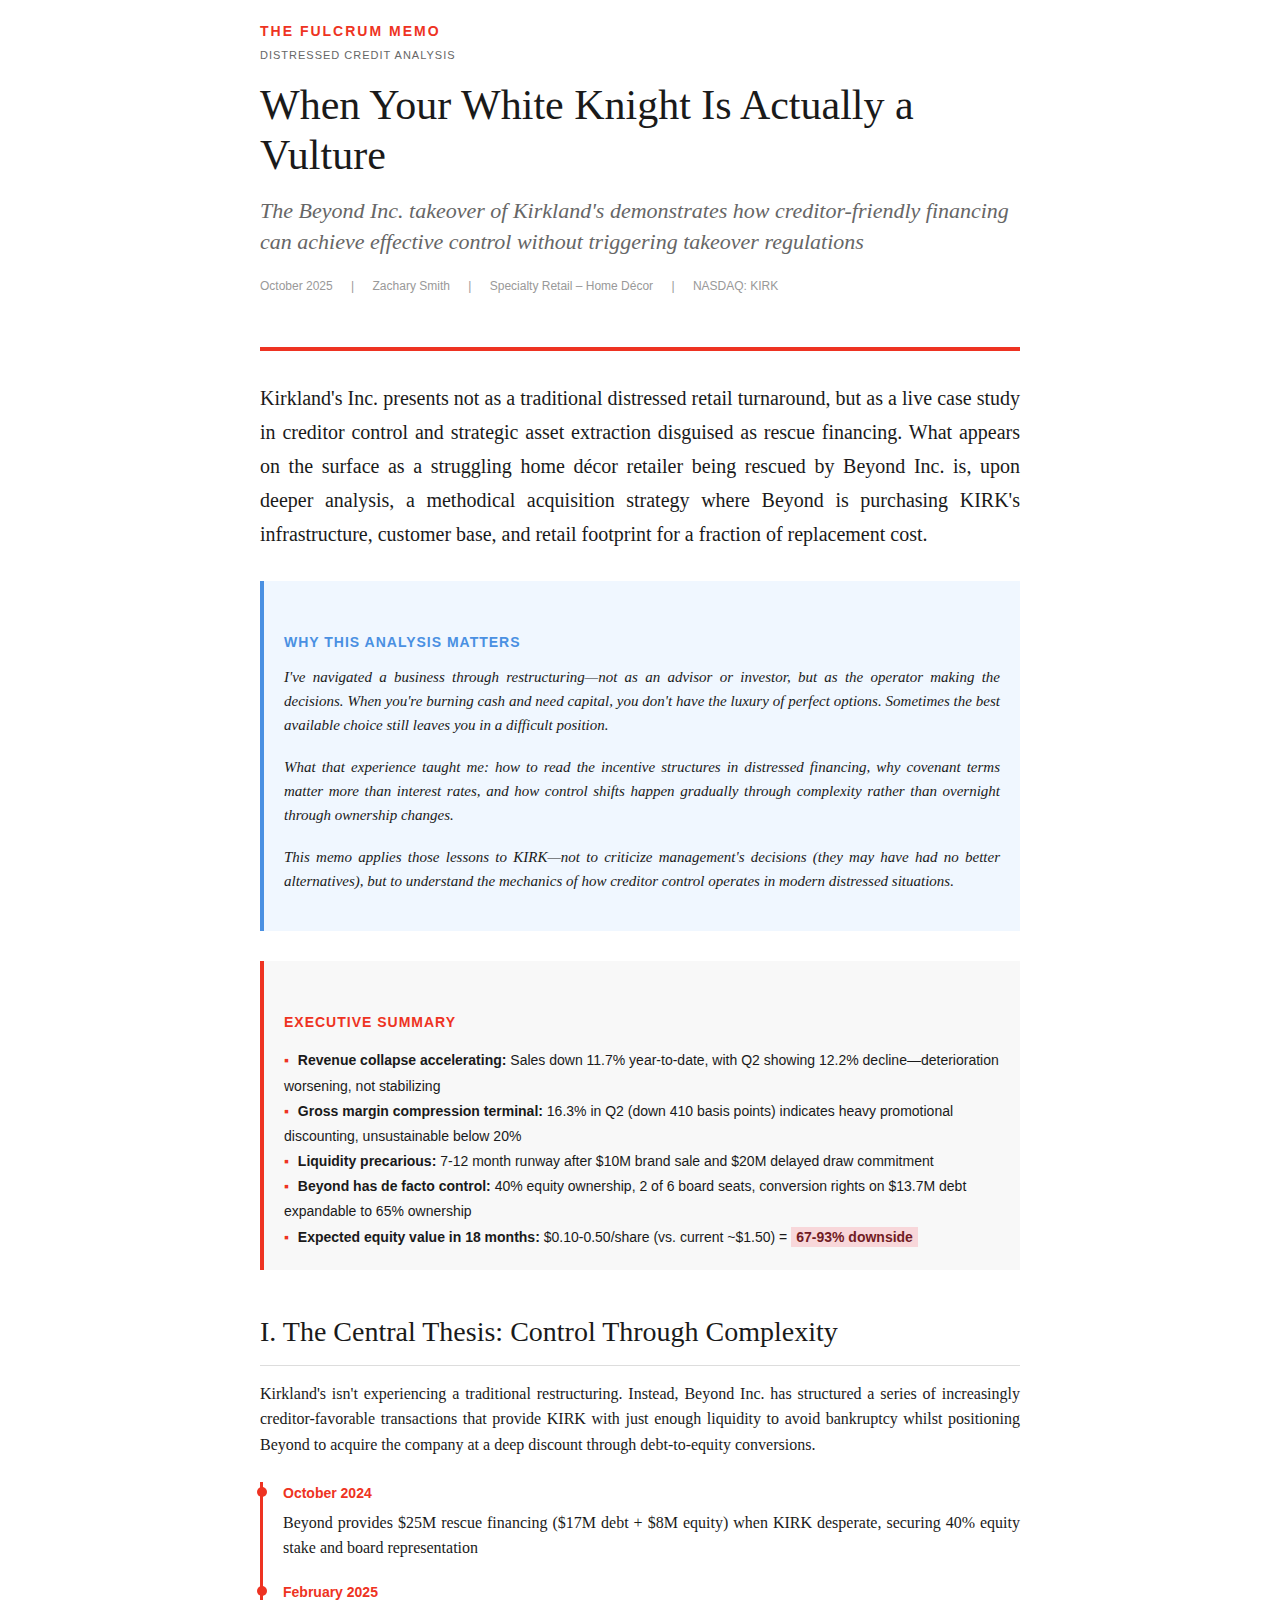
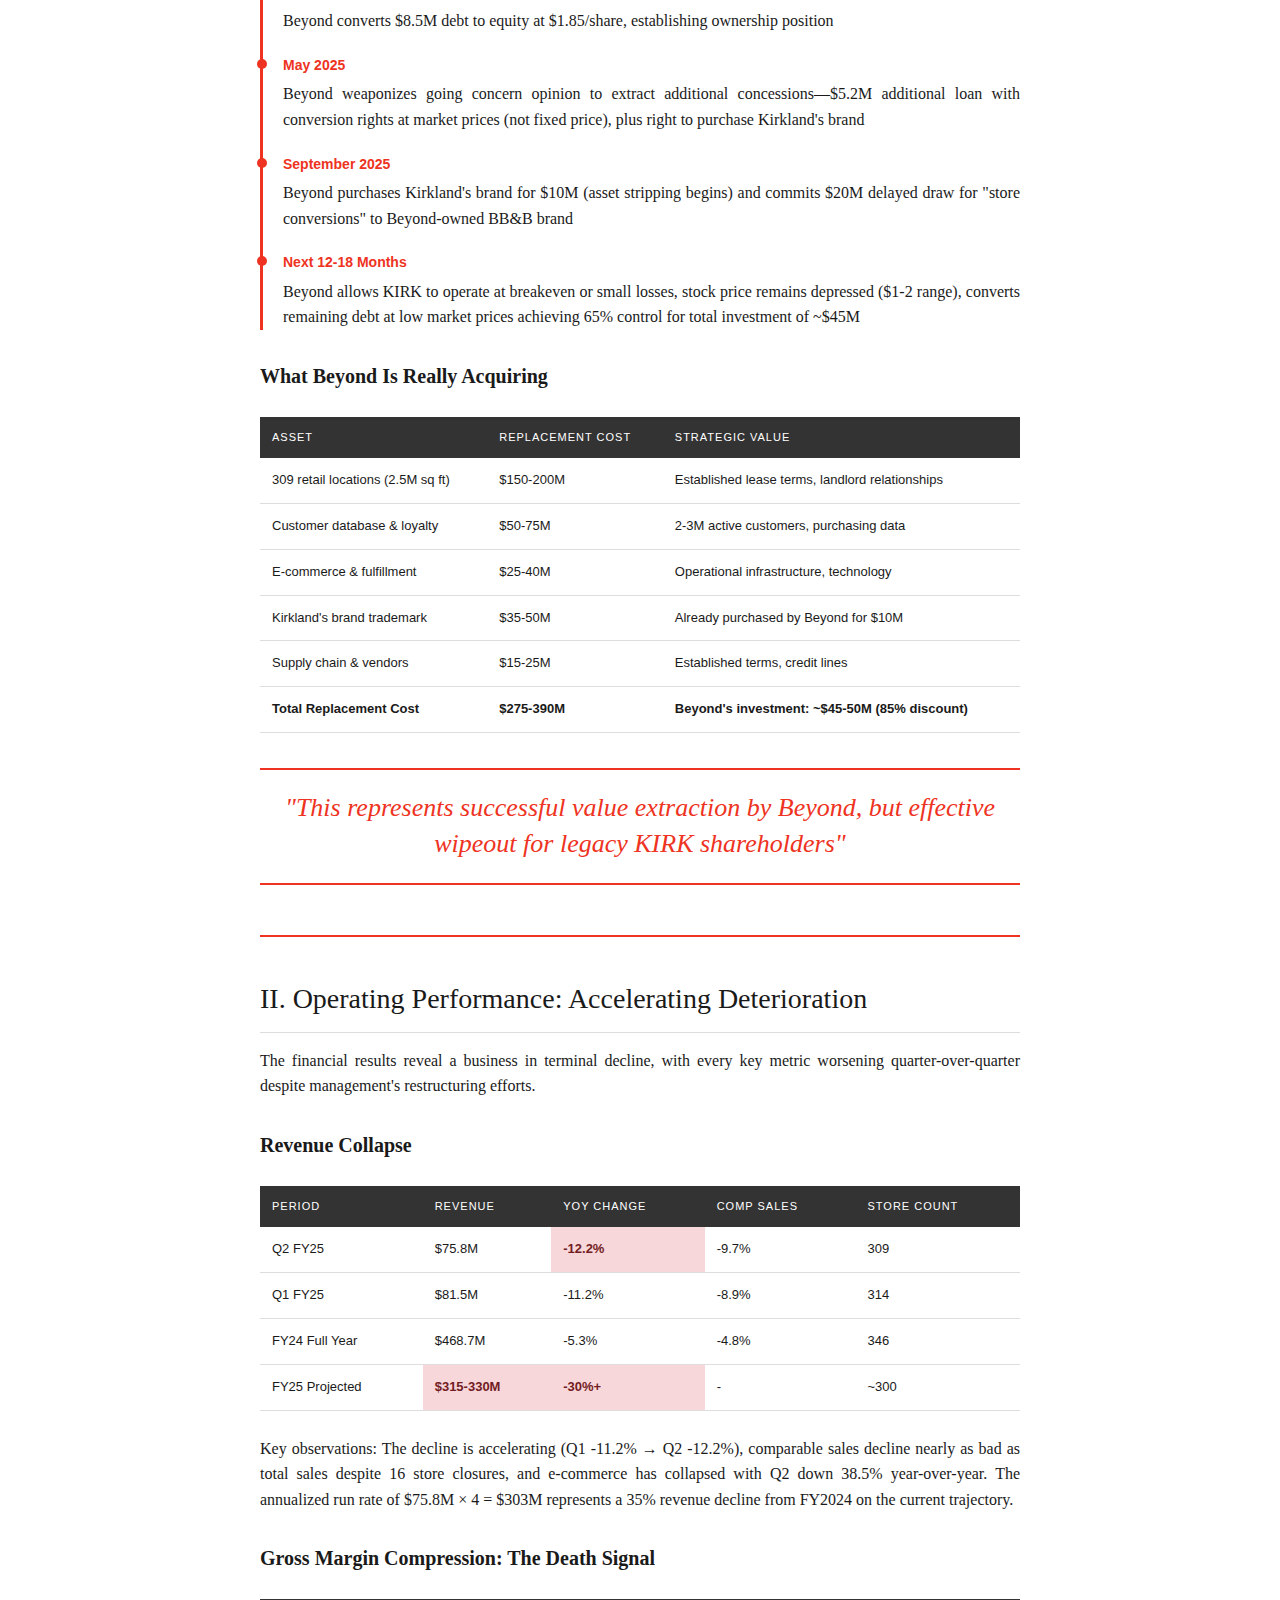
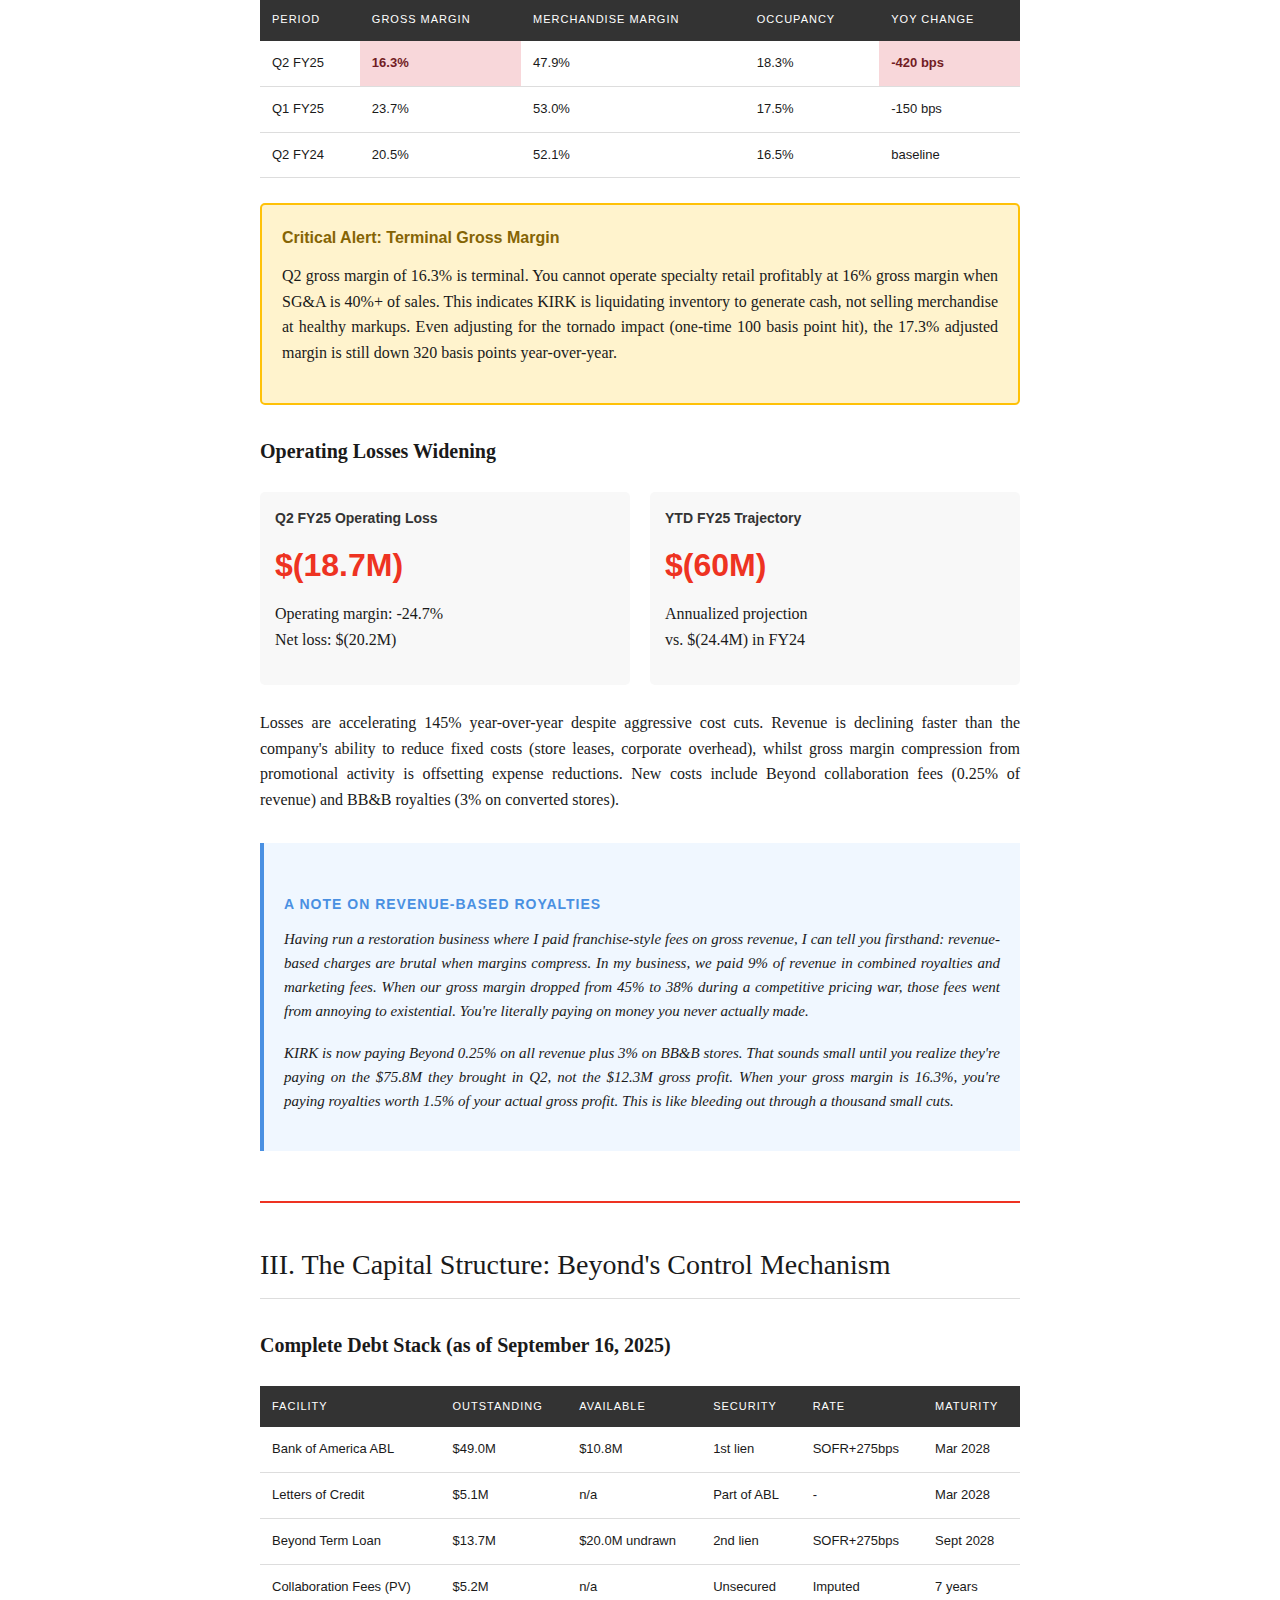
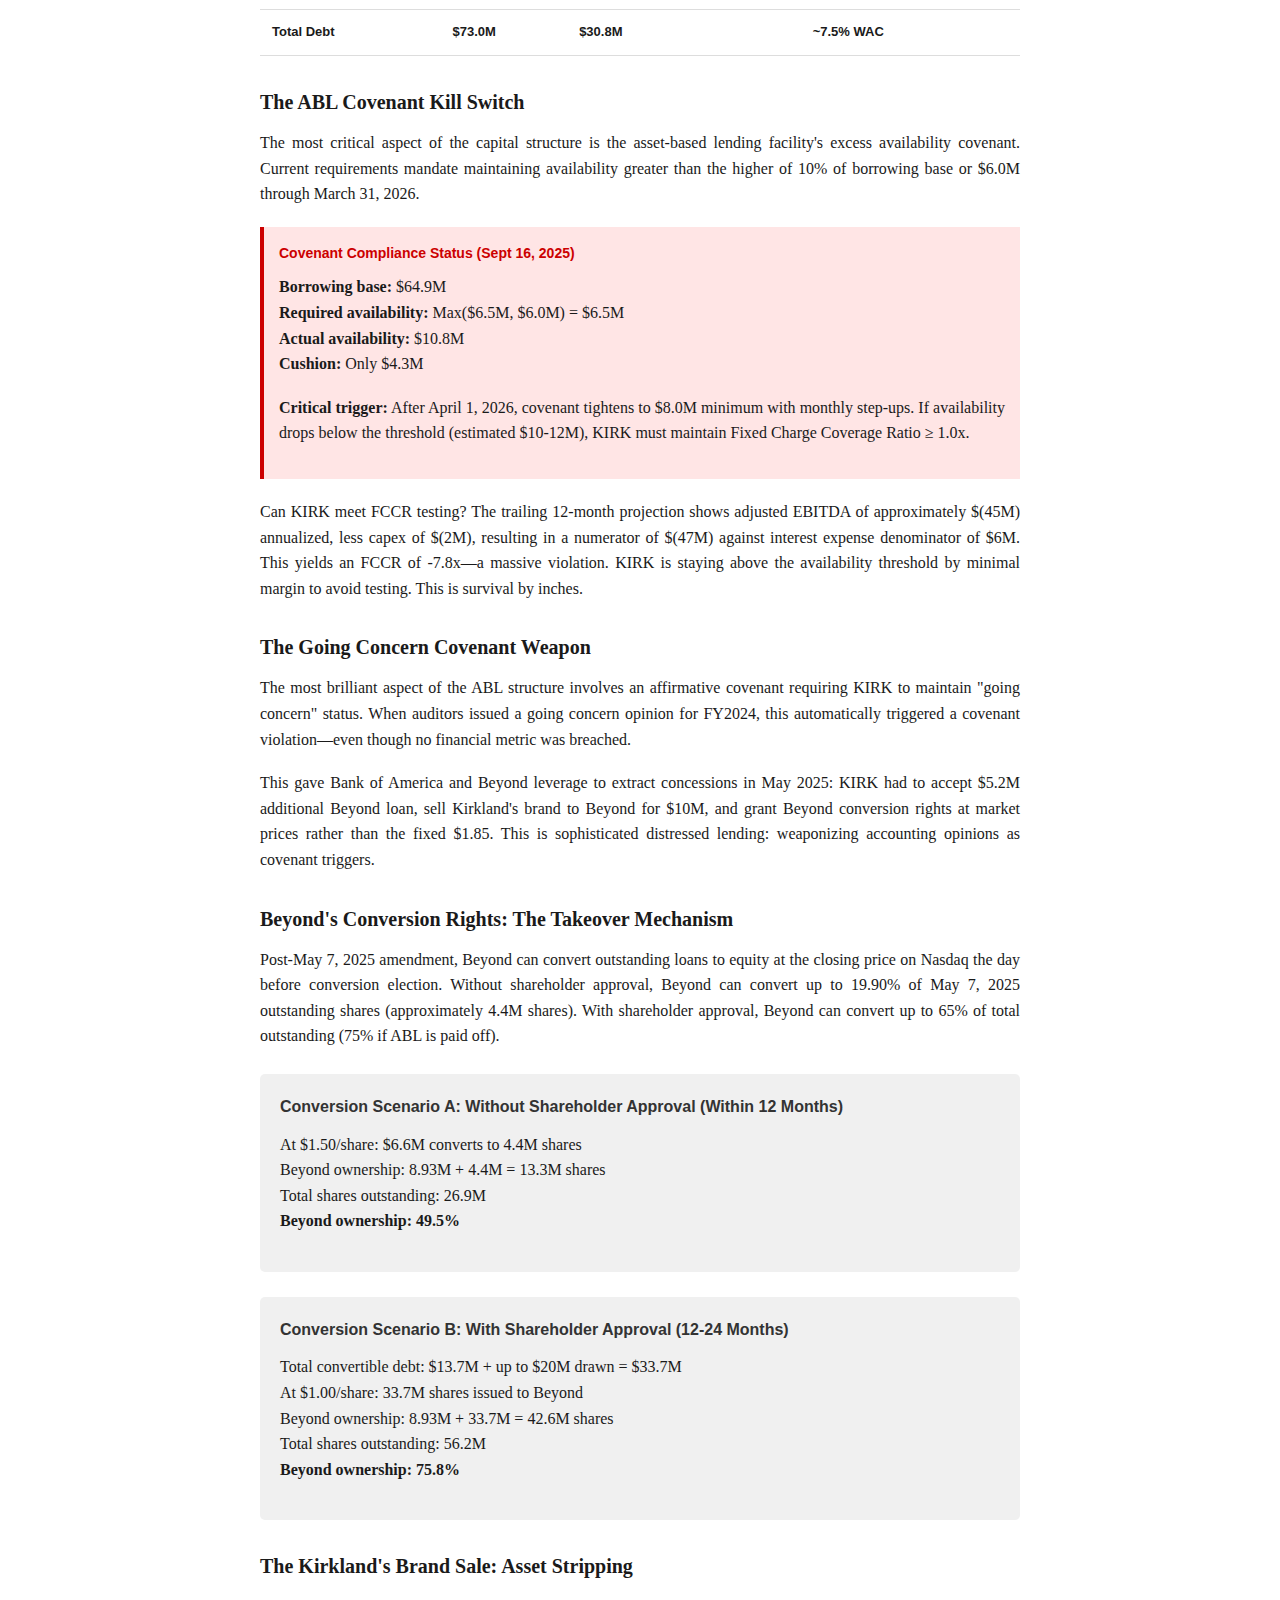
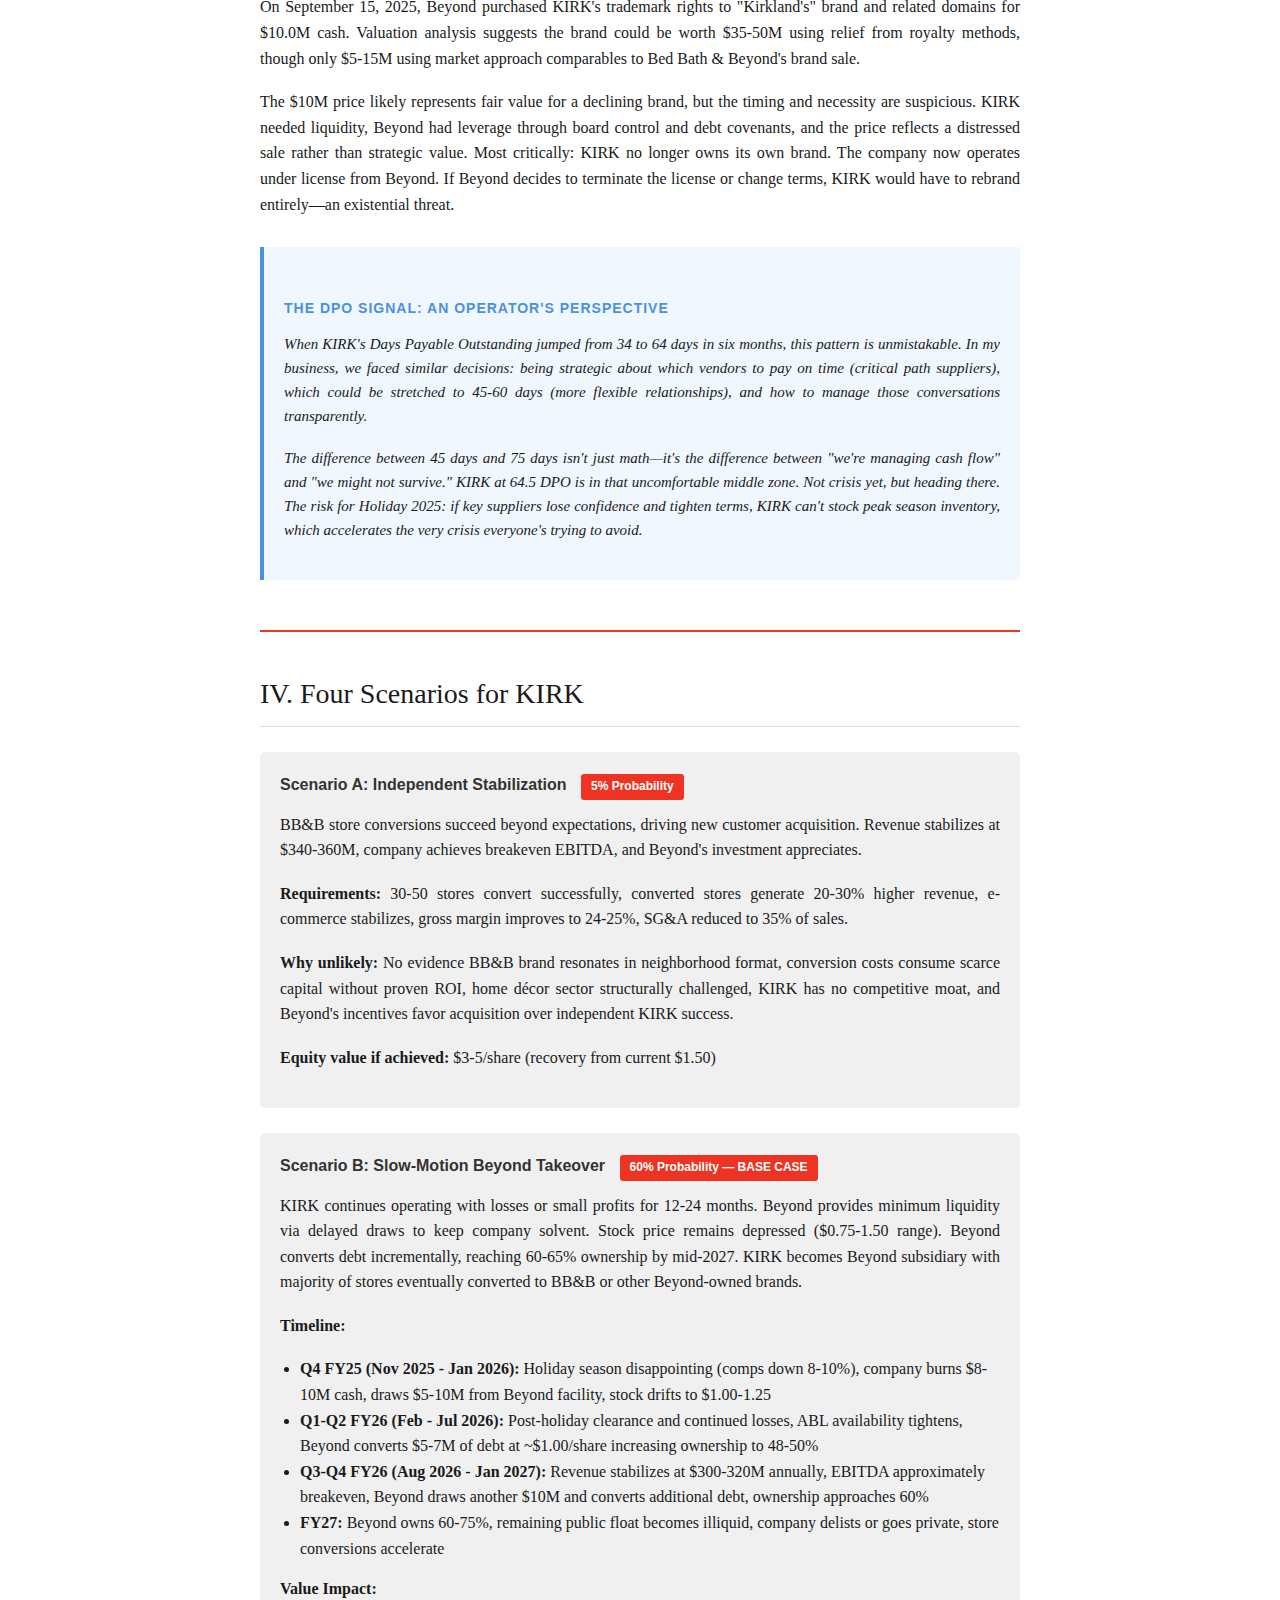
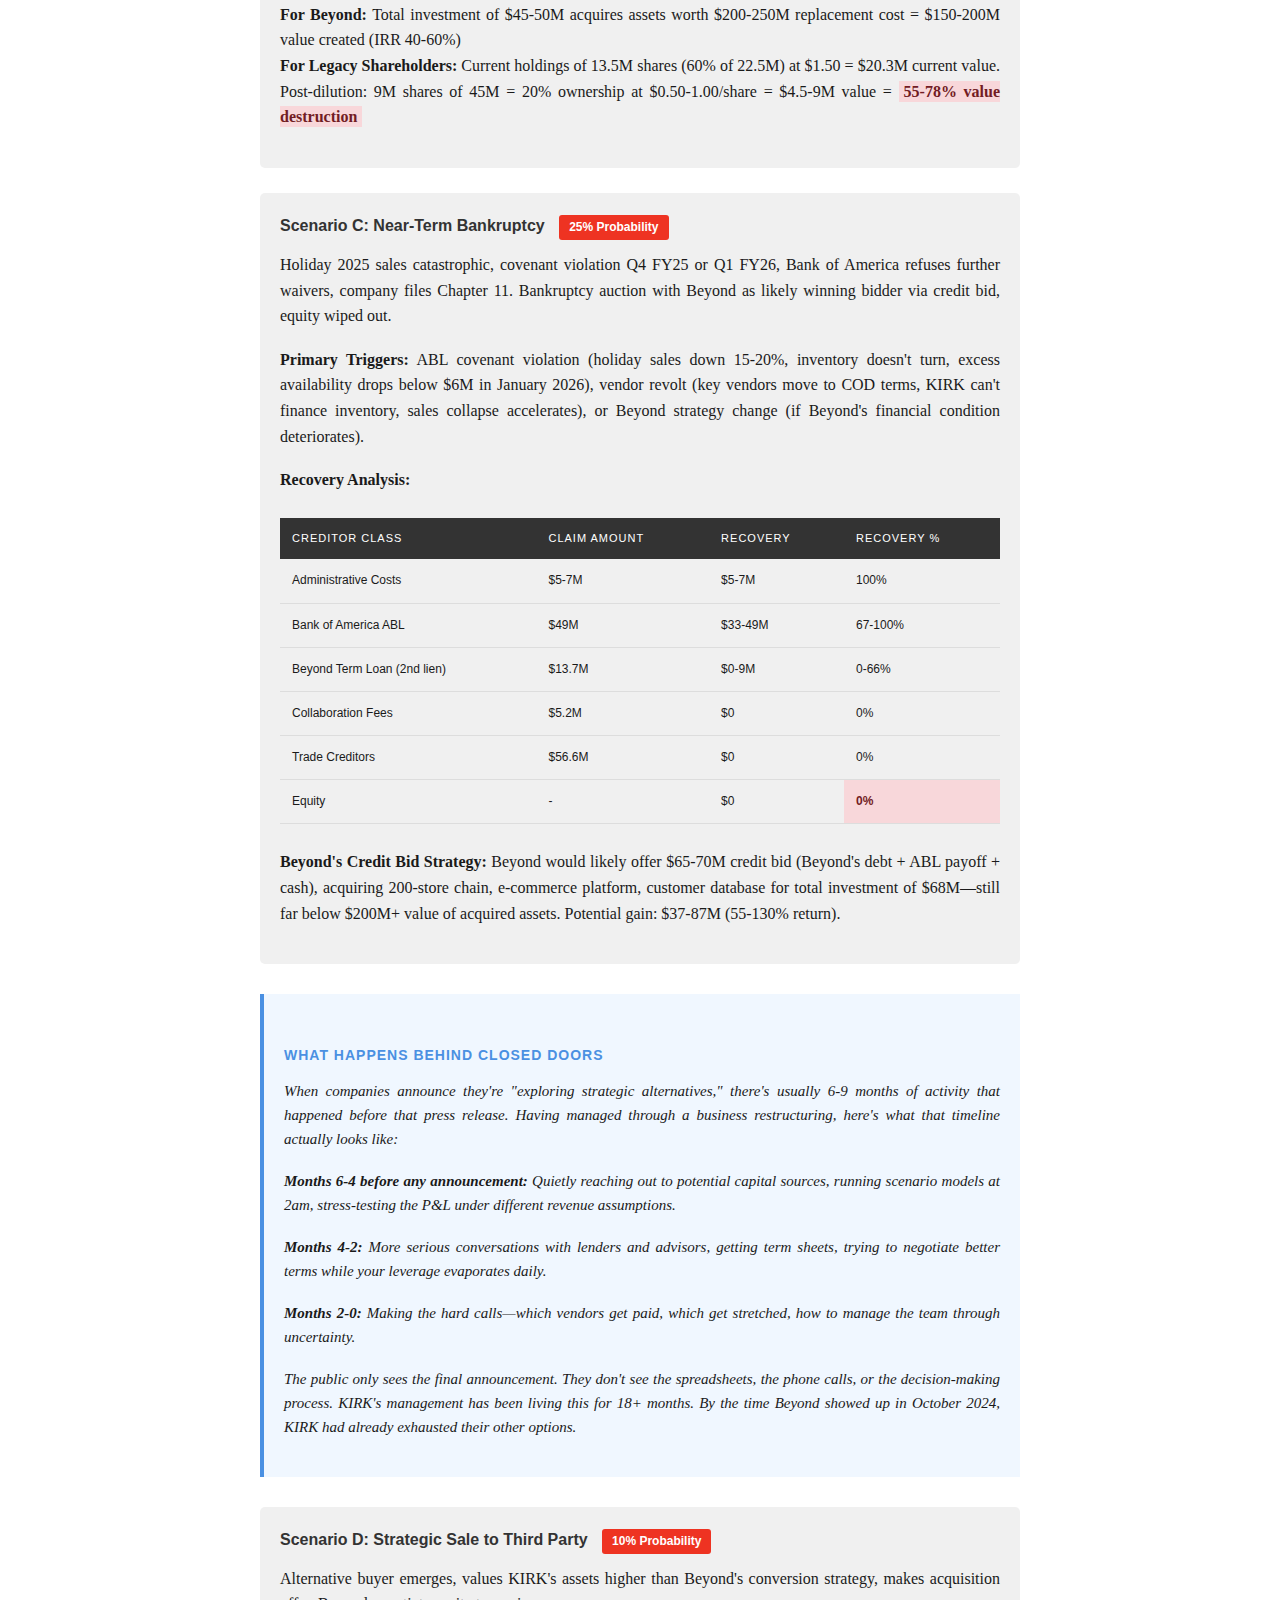
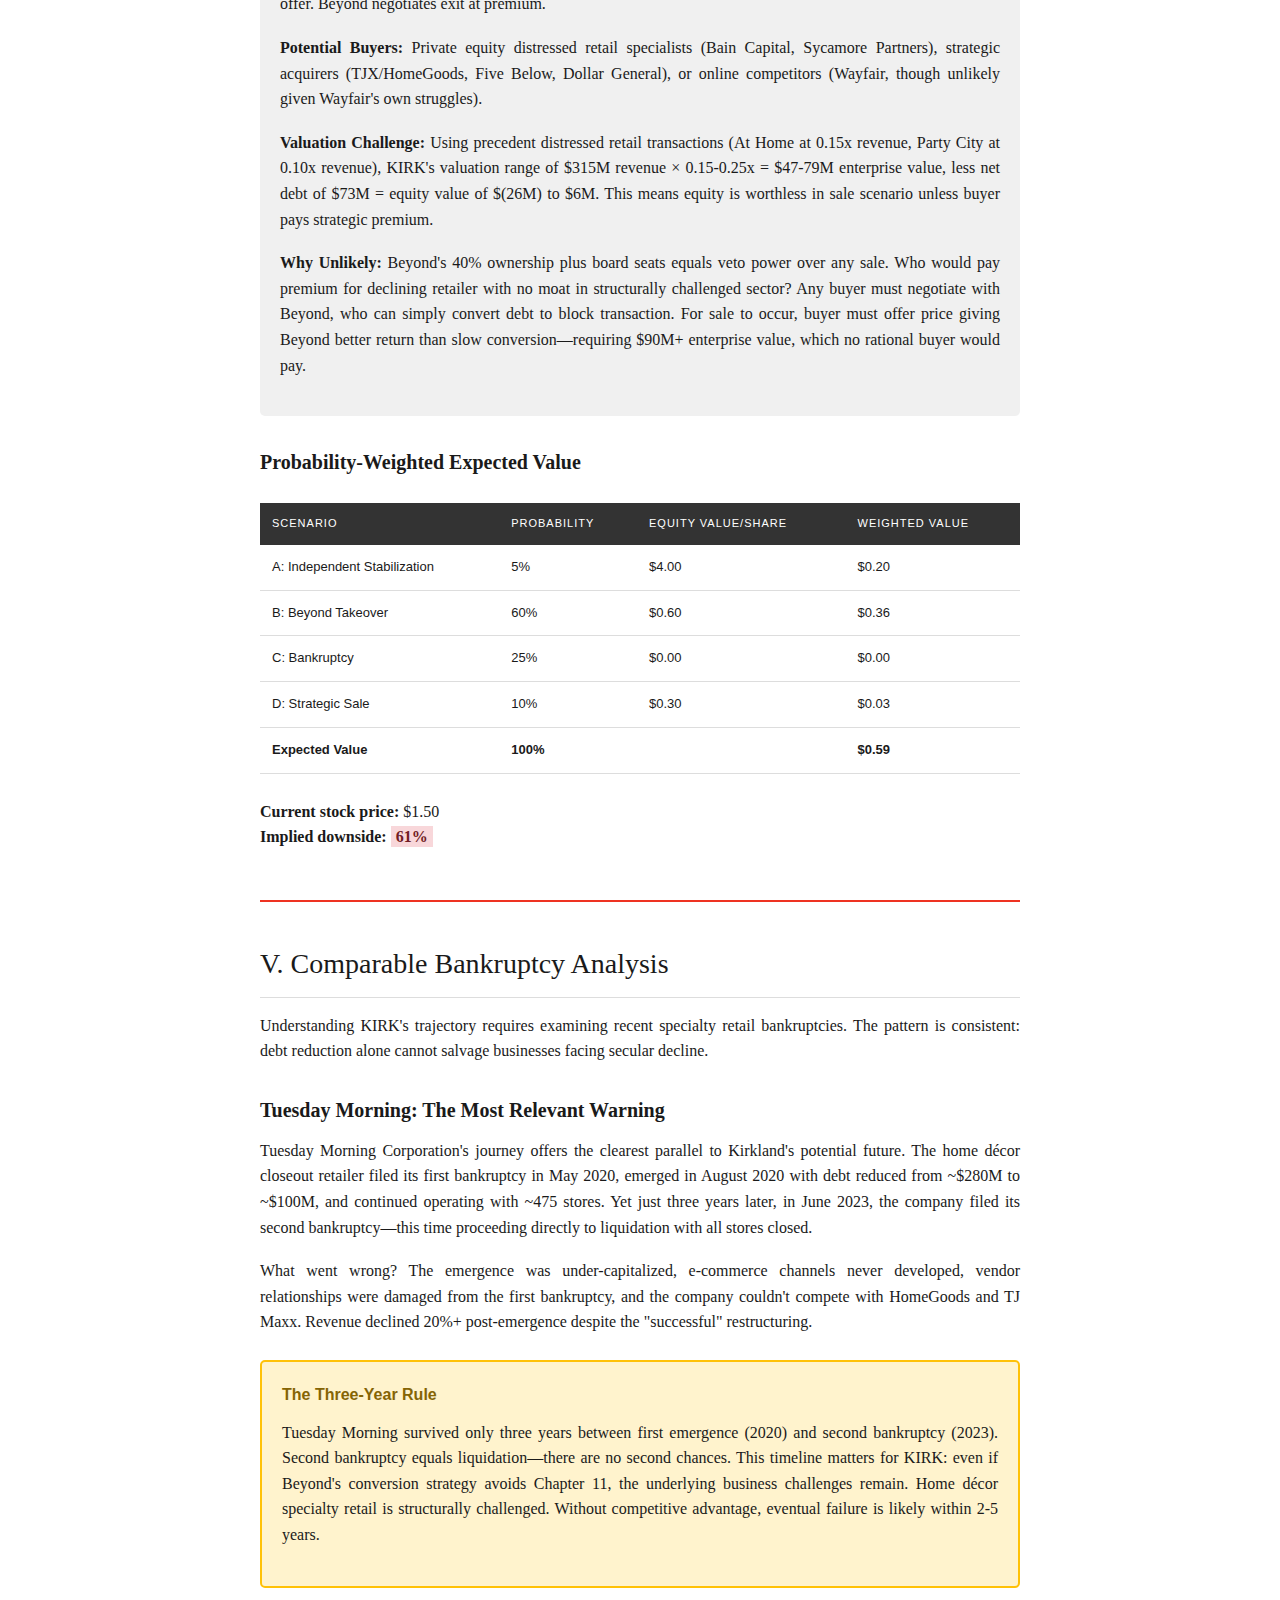
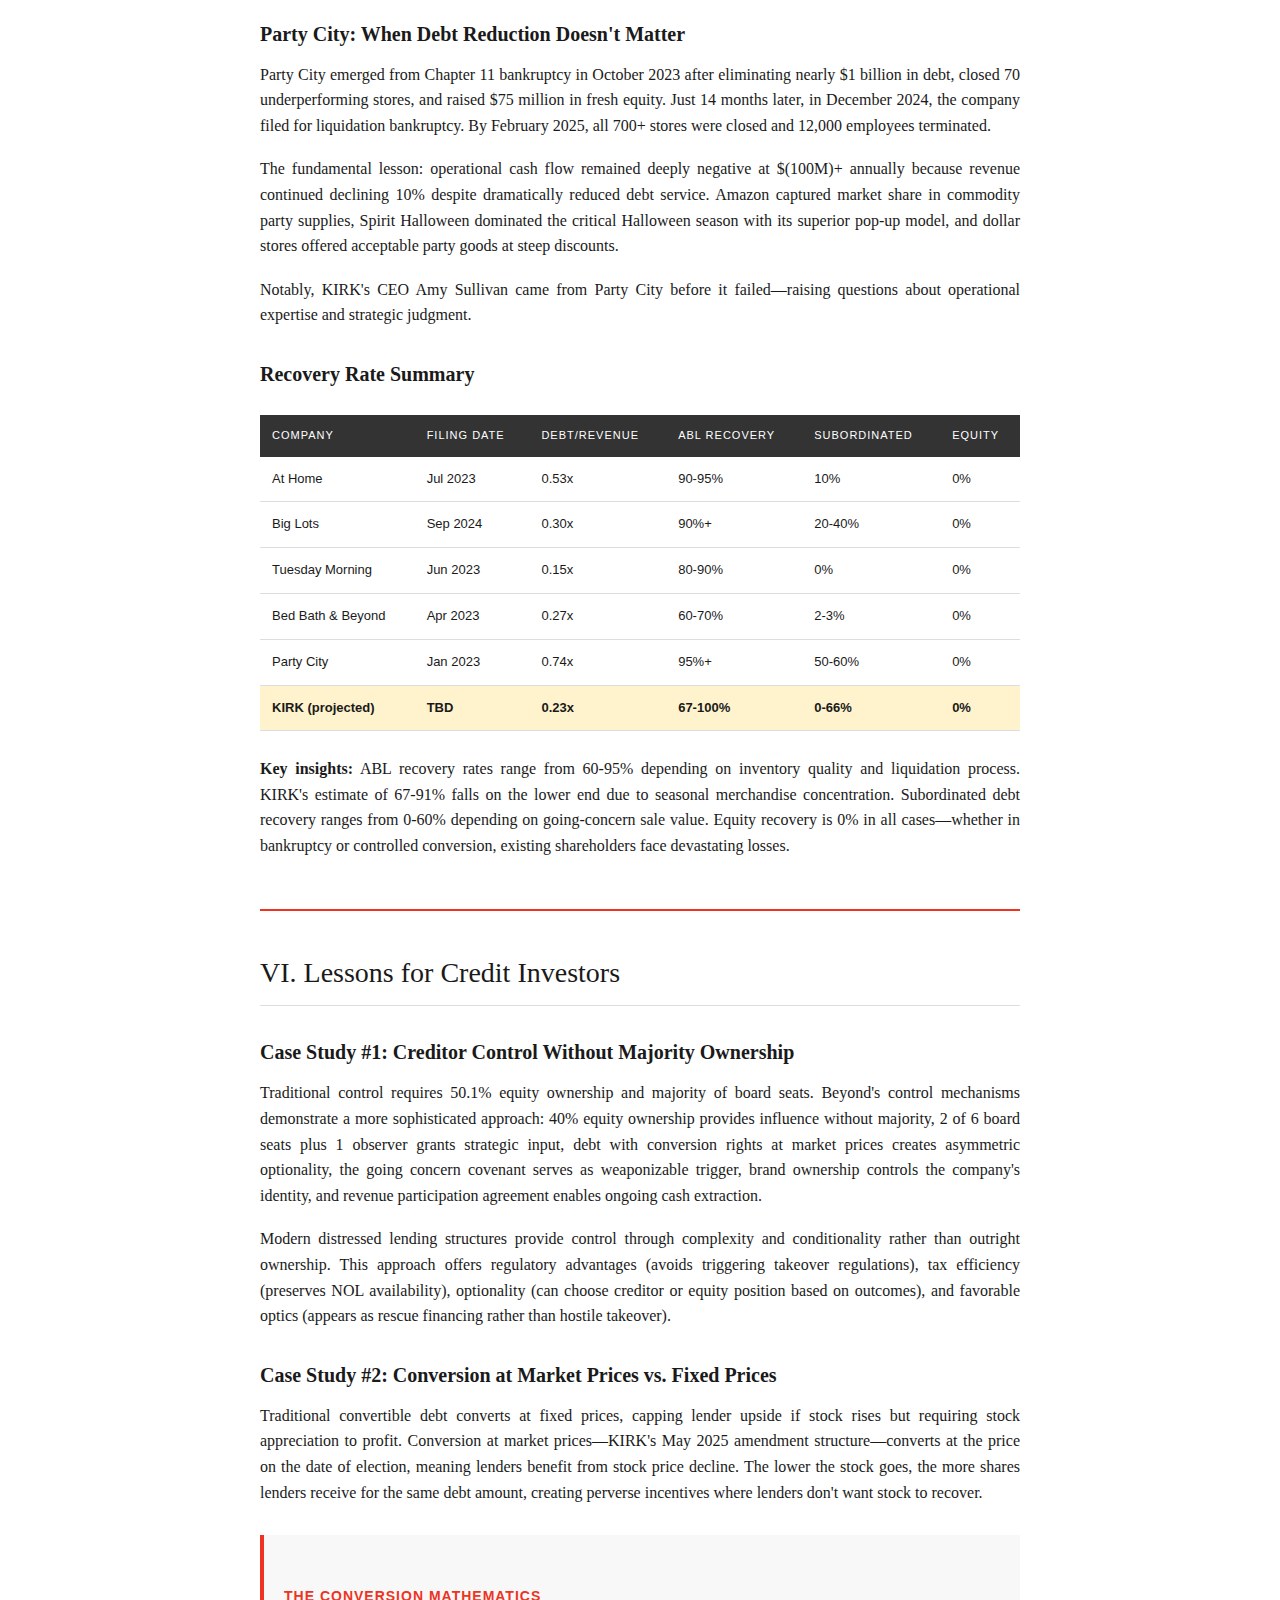
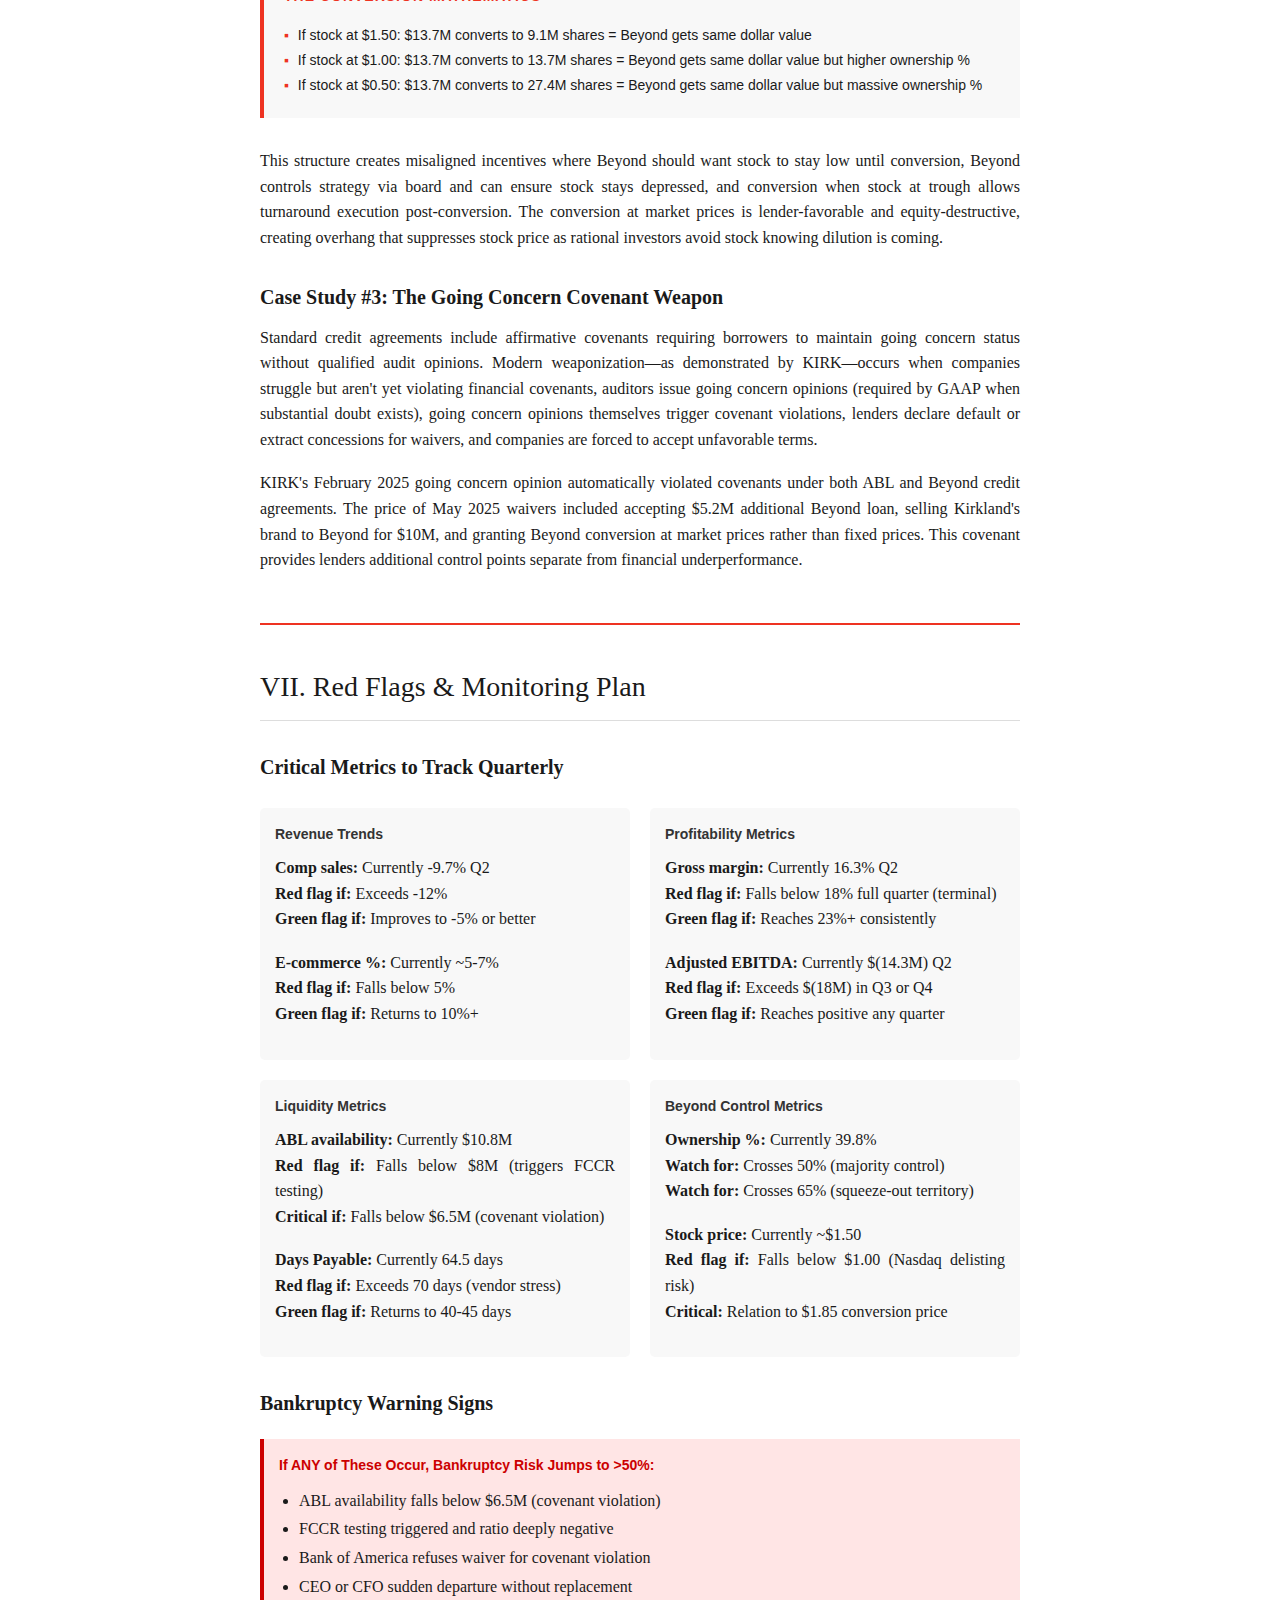
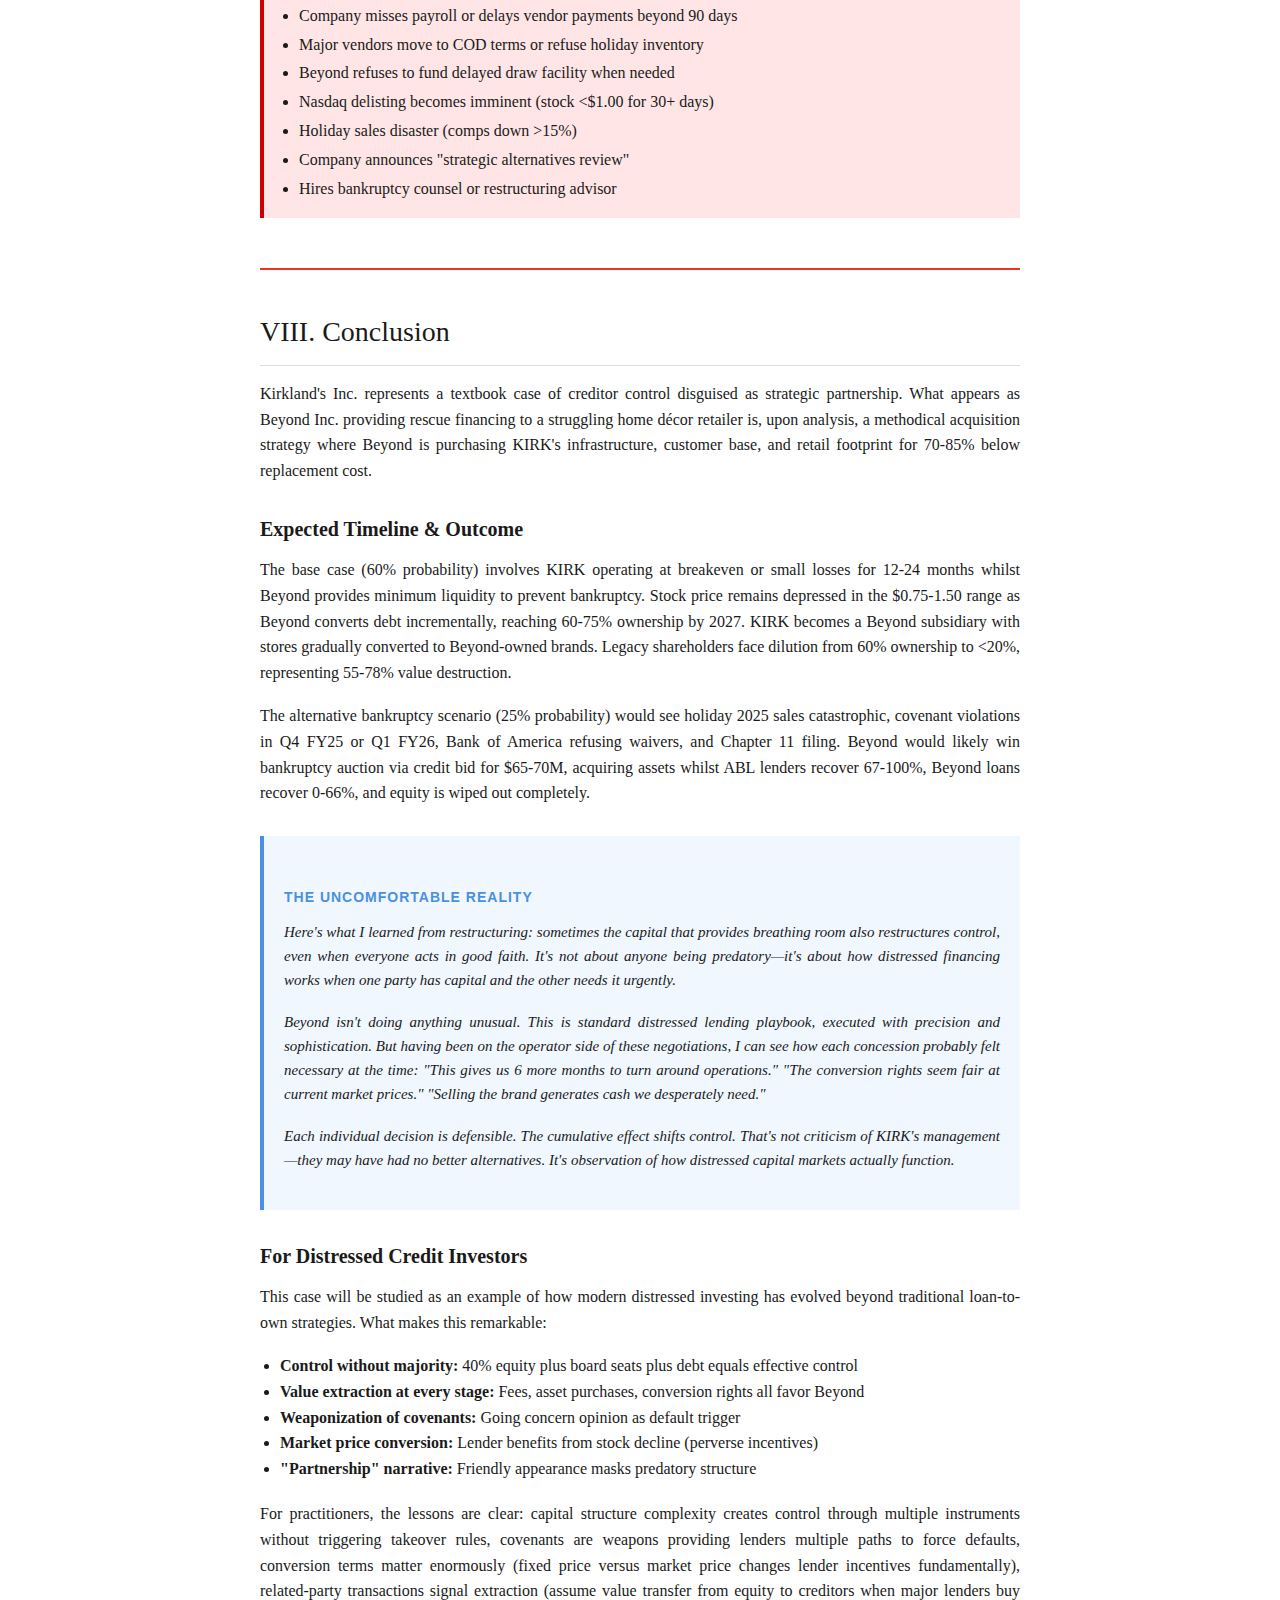
<file: docs/index.html>
<!DOCTYPE html>
<html lang="en">
<head>
    <meta charset="UTF-8">
    <meta name="viewport" content="width=device-width, initial-scale=1.0">
    <title>When Your White Knight Is Actually a Vulture | The Fulcrum Memo</title>
    <style>
        * {
            margin: 0;
            padding: 0;
            box-sizing: border-box;
        }
        
        body {
            font-family: 'Georgia', 'Times New Roman', serif;
            line-height: 1.6;
            color: #1a1a1a;
            background-color: #ffffff;
            max-width: 800px;
            margin: 0 auto;
            padding: 20px;
        }
        
        .header {
            border-bottom: 4px solid #e32;
            padding-bottom: 20px;
            margin-bottom: 30px;
        }
        
        .publication-name {
            font-family: 'Arial', sans-serif;
            font-size: 14px;
            font-weight: bold;
            color: #e32;
            text-transform: uppercase;
            letter-spacing: 2px;
            margin-bottom: 5px;
        }
        
        .section-label {
            font-family: 'Arial', sans-serif;
            font-size: 11px;
            color: #666;
            text-transform: uppercase;
            letter-spacing: 1px;
            margin-bottom: 15px;
        }
        
        h1 {
            font-size: 42px;
            line-height: 1.2;
            margin-bottom: 15px;
            font-weight: normal;
        }
        
        .subtitle {
            font-size: 22px;
            color: #666;
            font-style: italic;
            margin-bottom: 20px;
            line-height: 1.4;
        }
        
        .meta {
            font-family: 'Arial', sans-serif;
            font-size: 12px;
            color: #999;
            margin-bottom: 30px;
        }
        
        .meta span {
            margin-right: 15px;
        }
        
        .lead {
            font-size: 20px;
            line-height: 1.7;
            margin-bottom: 25px;
            font-weight: normal;
        }
        
        .personal-note {
            background-color: #f0f7ff;
            border-left: 4px solid #4a90e2;
            padding: 20px;
            margin: 30px 0;
            font-family: 'Georgia', serif;
            font-size: 15px;
            font-style: italic;
        }
        
        .personal-note h3 {
            font-family: 'Arial', sans-serif;
            font-size: 14px;
            text-transform: uppercase;
            letter-spacing: 1px;
            margin-bottom: 12px;
            color: #4a90e2;
            font-style: normal;
        }
        
        .key-box {
            background-color: #f8f8f8;
            border-left: 4px solid #e32;
            padding: 20px;
            margin: 30px 0;
            font-family: 'Arial', sans-serif;
        }
        
        .key-box h3 {
            font-size: 14px;
            text-transform: uppercase;
            letter-spacing: 1px;
            margin-bottom: 15px;
            color: #e32;
        }
        
        .key-box ul {
            list-style: none;
            font-size: 14px;
            line-height: 1.8;
        }
        
        .key-box li:before {
            content: "▪ ";
            color: #e32;
            font-weight: bold;
            margin-right: 5px;
        }
        
        h2 {
            font-size: 28px;
            margin-top: 40px;
            margin-bottom: 15px;
            font-weight: normal;
            border-bottom: 1px solid #ddd;
            padding-bottom: 10px;
        }
        
        h3 {
            font-size: 20px;
            margin-top: 30px;
            margin-bottom: 12px;
            font-weight: bold;
        }
        
        p {
            margin-bottom: 18px;
            text-align: justify;
        }
        
        .data-table {
            width: 100%;
            border-collapse: collapse;
            margin: 25px 0;
            font-family: 'Arial', sans-serif;
            font-size: 13px;
        }
        
        .data-table th {
            background-color: #333;
            color: white;
            padding: 12px;
            text-align: left;
            font-weight: normal;
            text-transform: uppercase;
            font-size: 11px;
            letter-spacing: 1px;
        }
        
        .data-table td {
            padding: 12px;
            border-bottom: 1px solid #ddd;
        }
        
        .data-table tr:hover {
            background-color: #f8f8f8;
        }
        
        .highlight-stat {
            background-color: #fff3cd;
            padding: 2px 5px;
            font-weight: bold;
        }
        
        .negative-stat {
            background-color: #f8d7da;
            padding: 2px 5px;
            font-weight: bold;
            color: #721c24;
        }
        
        .pullquote {
            font-size: 26px;
            line-height: 1.4;
            font-style: italic;
            color: #e32;
            margin: 35px 0;
            padding: 20px 0;
            border-top: 2px solid #e32;
            border-bottom: 2px solid #e32;
            text-align: center;
        }
        
        .scenario-box {
            background-color: #f0f0f0;
            padding: 20px;
            margin: 25px 0;
            border-radius: 5px;
        }
        
        .scenario-box h4 {
            font-family: 'Arial', sans-serif;
            font-size: 16px;
            margin-bottom: 12px;
            color: #333;
        }
        
        .probability {
            display: inline-block;
            background-color: #e32;
            color: white;
            padding: 3px 10px;
            border-radius: 3px;
            font-family: 'Arial', sans-serif;
            font-size: 12px;
            font-weight: bold;
            margin-left: 10px;
        }
        
        .timeline {
            border-left: 3px solid #e32;
            padding-left: 20px;
            margin: 25px 0;
        }
        
        .timeline-item {
            margin-bottom: 20px;
            position: relative;
        }
        
        .timeline-item:before {
            content: "";
            position: absolute;
            left: -26px;
            top: 5px;
            width: 10px;
            height: 10px;
            border-radius: 50%;
            background-color: #e32;
        }
        
        .timeline-date {
            font-family: 'Arial', sans-serif;
            font-weight: bold;
            font-size: 14px;
            color: #e32;
            margin-bottom: 5px;
        }
        
        .phase-box {
            background-color: #ffe5e5;
            border-left: 4px solid #c00;
            padding: 15px;
            margin: 20px 0;
        }
        
        .phase-box h4 {
            font-family: 'Arial', sans-serif;
            font-size: 14px;
            color: #c00;
            margin-bottom: 10px;
        }
        
        .warning-box {
            background-color: #fff3cd;
            border: 2px solid #ffc107;
            padding: 20px;
            margin: 25px 0;
            border-radius: 5px;
        }
        
        .warning-box h4 {
            font-family: 'Arial', sans-serif;
            font-size: 16px;
            color: #856404;
            margin-bottom: 12px;
        }
        
        .analysis-grid {
            display: grid;
            grid-template-columns: 1fr 1fr;
            gap: 20px;
            margin: 25px 0;
        }
        
        .analysis-card {
            background-color: #f8f8f8;
            padding: 15px;
            border-radius: 5px;
        }
        
        .analysis-card h4 {
            font-family: 'Arial', sans-serif;
            font-size: 14px;
            margin-bottom: 10px;
            color: #333;
        }
        
        .metric-large {
            font-size: 32px;
            font-weight: bold;
            color: #e32;
            font-family: 'Arial', sans-serif;
        }
        
        .section-divider {
            border-top: 2px solid #e32;
            margin: 50px 0 40px 0;
        }
        
        .footer {
            margin-top: 60px;
            padding-top: 30px;
            border-top: 2px solid #ddd;
            font-family: 'Arial', sans-serif;
            font-size: 12px;
            color: #666;
        }
        
        .footer-contact {
            margin-bottom: 15px;
            font-weight: bold;
        }
        
        .disclaimer {
            font-size: 10px;
            color: #999;
            line-height: 1.5;
            margin-top: 20px;
        }
        
        @media print {
            body {
                max-width: 100%;
            }
        }
    </style>
</head>
<body>
    <div class="header">
        <div class="publication-name">The Fulcrum Memo</div>
        <div class="section-label">Distressed Credit Analysis</div>
        <h1>When Your White Knight Is Actually a Vulture</h1>
        <div class="subtitle">The Beyond Inc. takeover of Kirkland's demonstrates how creditor-friendly financing can achieve effective control without triggering takeover regulations</div>
        <div class="meta">
            <span>October 2025</span>
            <span>|</span>
            <span>Zachary Smith</span>
            <span>|</span>
            <span>Specialty Retail – Home Décor</span>
            <span>|</span>
            <span>NASDAQ: KIRK</span>
        </div>
    </div>

    <p class="lead">Kirkland's Inc. presents not as a traditional distressed retail turnaround, but as a live case study in creditor control and strategic asset extraction disguised as rescue financing. What appears on the surface as a struggling home décor retailer being rescued by Beyond Inc. is, upon deeper analysis, a methodical acquisition strategy where Beyond is purchasing KIRK's infrastructure, customer base, and retail footprint for a fraction of replacement cost.</p>

    <div class="personal-note">
        <h3>Why This Analysis Matters</h3>
        <p>I've navigated a business through restructuring—not as an advisor or investor, but as the operator making the decisions. When you're burning cash and need capital, you don't have the luxury of perfect options. Sometimes the best available choice still leaves you in a difficult position.</p>
        <p style="margin-top: 12px;">What that experience taught me: how to read the incentive structures in distressed financing, why covenant terms matter more than interest rates, and how control shifts happen gradually through complexity rather than overnight through ownership changes.</p>
        <p style="margin-top: 12px;">This memo applies those lessons to KIRK—not to criticize management's decisions (they may have had no better alternatives), but to understand the mechanics of how creditor control operates in modern distressed situations.</p>
    </div>

    <div class="key-box">
        <h3>Executive Summary</h3>
        <ul>
            <li><strong>Revenue collapse accelerating:</strong> Sales down 11.7% year-to-date, with Q2 showing 12.2% decline—deterioration worsening, not stabilizing</li>
            <li><strong>Gross margin compression terminal:</strong> 16.3% in Q2 (down 410 basis points) indicates heavy promotional discounting, unsustainable below 20%</li>
            <li><strong>Liquidity precarious:</strong> 7-12 month runway after $10M brand sale and $20M delayed draw commitment</li>
            <li><strong>Beyond has de facto control:</strong> 40% equity ownership, 2 of 6 board seats, conversion rights on $13.7M debt expandable to 65% ownership</li>
            <li><strong>Expected equity value in 18 months:</strong> $0.10-0.50/share (vs. current ~$1.50) = <span class="negative-stat">67-93% downside</span></li>
        </ul>
    </div>

    <h2>I. The Central Thesis: Control Through Complexity</h2>

    <p>Kirkland's isn't experiencing a traditional restructuring. Instead, Beyond Inc. has structured a series of increasingly creditor-favorable transactions that provide KIRK with just enough liquidity to avoid bankruptcy whilst positioning Beyond to acquire the company at a deep discount through debt-to-equity conversions.</p>

    <div class="timeline">
        <div class="timeline-item">
            <div class="timeline-date">October 2024</div>
            <p>Beyond provides $25M rescue financing ($17M debt + $8M equity) when KIRK desperate, securing 40% equity stake and board representation</p>
        </div>
        <div class="timeline-item">
            <div class="timeline-date">February 2025</div>
            <p>Beyond converts $8.5M debt to equity at $1.85/share, establishing ownership position</p>
        </div>
        <div class="timeline-item">
            <div class="timeline-date">May 2025</div>
            <p>Beyond weaponizes going concern opinion to extract additional concessions—$5.2M additional loan with conversion rights at market prices (not fixed price), plus right to purchase Kirkland's brand</p>
        </div>
        <div class="timeline-item">
            <div class="timeline-date">September 2025</div>
            <p>Beyond purchases Kirkland's brand for $10M (asset stripping begins) and commits $20M delayed draw for "store conversions" to Beyond-owned BB&B brand</p>
        </div>
        <div class="timeline-item">
            <div class="timeline-date">Next 12-18 Months</div>
            <p>Beyond allows KIRK to operate at breakeven or small losses, stock price remains depressed ($1-2 range), converts remaining debt at low market prices achieving 65% control for total investment of ~$45M</p>
        </div>
    </div>

    <h3>What Beyond Is Really Acquiring</h3>

    <table class="data-table">
        <thead>
            <tr>
                <th>Asset</th>
                <th>Replacement Cost</th>
                <th>Strategic Value</th>
            </tr>
        </thead>
        <tbody>
            <tr>
                <td>309 retail locations (2.5M sq ft)</td>
                <td>$150-200M</td>
                <td>Established lease terms, landlord relationships</td>
            </tr>
            <tr>
                <td>Customer database & loyalty</td>
                <td>$50-75M</td>
                <td>2-3M active customers, purchasing data</td>
            </tr>
            <tr>
                <td>E-commerce & fulfillment</td>
                <td>$25-40M</td>
                <td>Operational infrastructure, technology</td>
            </tr>
            <tr>
                <td>Kirkland's brand trademark</td>
                <td>$35-50M</td>
                <td>Already purchased by Beyond for $10M</td>
            </tr>
            <tr>
                <td>Supply chain & vendors</td>
                <td>$15-25M</td>
                <td>Established terms, credit lines</td>
            </tr>
            <tr>
                <td><strong>Total Replacement Cost</strong></td>
                <td><strong>$275-390M</strong></td>
                <td><strong>Beyond's investment: ~$45-50M (85% discount)</strong></td>
            </tr>
        </tbody>
    </table>

    <div class="pullquote">
        "This represents successful value extraction by Beyond, but effective wipeout for legacy KIRK shareholders"
    </div>

    <div class="section-divider"></div>

    <h2>II. Operating Performance: Accelerating Deterioration</h2>

    <p>The financial results reveal a business in terminal decline, with every key metric worsening quarter-over-quarter despite management's restructuring efforts.</p>

    <h3>Revenue Collapse</h3>

    <table class="data-table">
        <thead>
            <tr>
                <th>Period</th>
                <th>Revenue</th>
                <th>YoY Change</th>
                <th>Comp Sales</th>
                <th>Store Count</th>
            </tr>
        </thead>
        <tbody>
            <tr>
                <td>Q2 FY25</td>
                <td>$75.8M</td>
                <td class="negative-stat">-12.2%</td>
                <td>-9.7%</td>
                <td>309</td>
            </tr>
            <tr>
                <td>Q1 FY25</td>
                <td>$81.5M</td>
                <td>-11.2%</td>
                <td>-8.9%</td>
                <td>314</td>
            </tr>
            <tr>
                <td>FY24 Full Year</td>
                <td>$468.7M</td>
                <td>-5.3%</td>
                <td>-4.8%</td>
                <td>346</td>
            </tr>
            <tr>
                <td>FY25 Projected</td>
                <td class="negative-stat">$315-330M</td>
                <td class="negative-stat">-30%+</td>
                <td>-</td>
                <td>~300</td>
            </tr>
        </tbody>
    </table>

    <p>Key observations: The decline is accelerating (Q1 -11.2% → Q2 -12.2%), comparable sales decline nearly as bad as total sales despite 16 store closures, and e-commerce has collapsed with Q2 down 38.5% year-over-year. The annualized run rate of $75.8M × 4 = $303M represents a 35% revenue decline from FY2024 on the current trajectory.</p>

    <h3>Gross Margin Compression: The Death Signal</h3>

    <table class="data-table">
        <thead>
            <tr>
                <th>Period</th>
                <th>Gross Margin</th>
                <th>Merchandise Margin</th>
                <th>Occupancy</th>
                <th>YoY Change</th>
            </tr>
        </thead>
        <tbody>
            <tr>
                <td>Q2 FY25</td>
                <td class="negative-stat">16.3%</td>
                <td>47.9%</td>
                <td>18.3%</td>
                <td class="negative-stat">-420 bps</td>
            </tr>
            <tr>
                <td>Q1 FY25</td>
                <td>23.7%</td>
                <td>53.0%</td>
                <td>17.5%</td>
                <td>-150 bps</td>
            </tr>
            <tr>
                <td>Q2 FY24</td>
                <td>20.5%</td>
                <td>52.1%</td>
                <td>16.5%</td>
                <td>baseline</td>
            </tr>
        </tbody>
    </table>

    <div class="warning-box">
        <h4>Critical Alert: Terminal Gross Margin</h4>
        <p>Q2 gross margin of 16.3% is terminal. You cannot operate specialty retail profitably at 16% gross margin when SG&A is 40%+ of sales. This indicates KIRK is liquidating inventory to generate cash, not selling merchandise at healthy markups. Even adjusting for the tornado impact (one-time 100 basis point hit), the 17.3% adjusted margin is still down 320 basis points year-over-year.</p>
    </div>

    <h3>Operating Losses Widening</h3>

    <div class="analysis-grid">
        <div class="analysis-card">
            <h4>Q2 FY25 Operating Loss</h4>
            <div class="metric-large">$(18.7M)</div>
            <p style="margin-top: 10px;">Operating margin: -24.7%<br>Net loss: $(20.2M)</p>
        </div>
        <div class="analysis-card">
            <h4>YTD FY25 Trajectory</h4>
            <div class="metric-large">$(60M)</div>
            <p style="margin-top: 10px;">Annualized projection<br>vs. $(24.4M) in FY24</p>
        </div>
    </div>

    <p>Losses are accelerating 145% year-over-year despite aggressive cost cuts. Revenue is declining faster than the company's ability to reduce fixed costs (store leases, corporate overhead), whilst gross margin compression from promotional activity is offsetting expense reductions. New costs include Beyond collaboration fees (0.25% of revenue) and BB&B royalties (3% on converted stores).</p>

    <div class="personal-note">
        <h3>A Note on Revenue-Based Royalties</h3>
        <p>Having run a restoration business where I paid franchise-style fees on gross revenue, I can tell you firsthand: revenue-based charges are brutal when margins compress. In my business, we paid 9% of revenue in combined royalties and marketing fees. When our gross margin dropped from 45% to 38% during a competitive pricing war, those fees went from annoying to existential. You're literally paying on money you never actually made.</p>
        <p style="margin-top: 12px;">KIRK is now paying Beyond 0.25% on all revenue plus 3% on BB&B stores. That sounds small until you realize they're paying on the $75.8M they brought in Q2, not the $12.3M gross profit. When your gross margin is 16.3%, you're paying royalties worth 1.5% of your actual gross profit. This is like bleeding out through a thousand small cuts.</p>
    </div>

    <div class="section-divider"></div>

    <h2>III. The Capital Structure: Beyond's Control Mechanism</h2>

    <h3>Complete Debt Stack (as of September 16, 2025)</h3>

    <table class="data-table">
        <thead>
            <tr>
                <th>Facility</th>
                <th>Outstanding</th>
                <th>Available</th>
                <th>Security</th>
                <th>Rate</th>
                <th>Maturity</th>
            </tr>
        </thead>
        <tbody>
            <tr>
                <td>Bank of America ABL</td>
                <td>$49.0M</td>
                <td>$10.8M</td>
                <td>1st lien</td>
                <td>SOFR+275bps</td>
                <td>Mar 2028</td>
            </tr>
            <tr>
                <td>Letters of Credit</td>
                <td>$5.1M</td>
                <td>n/a</td>
                <td>Part of ABL</td>
                <td>-</td>
                <td>Mar 2028</td>
            </tr>
            <tr>
                <td>Beyond Term Loan</td>
                <td>$13.7M</td>
                <td>$20.0M undrawn</td>
                <td>2nd lien</td>
                <td>SOFR+275bps</td>
                <td>Sept 2028</td>
            </tr>
            <tr>
                <td>Collaboration Fees (PV)</td>
                <td>$5.2M</td>
                <td>n/a</td>
                <td>Unsecured</td>
                <td>Imputed</td>
                <td>7 years</td>
            </tr>
            <tr>
                <td><strong>Total Debt</strong></td>
                <td><strong>$73.0M</strong></td>
                <td><strong>$30.8M</strong></td>
                <td></td>
                <td><strong>~7.5% WAC</strong></td>
                <td></td>
            </tr>
        </tbody>
    </table>

    <h3>The ABL Covenant Kill Switch</h3>

    <p>The most critical aspect of the capital structure is the asset-based lending facility's excess availability covenant. Current requirements mandate maintaining availability greater than the higher of 10% of borrowing base or $6.0M through March 31, 2026.</p>

    <div class="phase-box">
        <h4>Covenant Compliance Status (Sept 16, 2025)</h4>
        <p><strong>Borrowing base:</strong> $64.9M<br>
        <strong>Required availability:</strong> Max($6.5M, $6.0M) = $6.5M<br>
        <strong>Actual availability:</strong> $10.8M<br>
        <strong>Cushion:</strong> Only $4.3M</p>
        <p style="margin-top: 10px;"><strong>Critical trigger:</strong> After April 1, 2026, covenant tightens to $8.0M minimum with monthly step-ups. If availability drops below the threshold (estimated $10-12M), KIRK must maintain Fixed Charge Coverage Ratio ≥ 1.0x.</p>
    </div>

    <p>Can KIRK meet FCCR testing? The trailing 12-month projection shows adjusted EBITDA of approximately $(45M) annualized, less capex of $(2M), resulting in a numerator of $(47M) against interest expense denominator of $6M. This yields an FCCR of -7.8x—a massive violation. KIRK is staying above the availability threshold by minimal margin to avoid testing. This is survival by inches.</p>

    <h3>The Going Concern Covenant Weapon</h3>

    <p>The most brilliant aspect of the ABL structure involves an affirmative covenant requiring KIRK to maintain "going concern" status. When auditors issued a going concern opinion for FY2024, this automatically triggered a covenant violation—even though no financial metric was breached.</p>

    <p>This gave Bank of America and Beyond leverage to extract concessions in May 2025: KIRK had to accept $5.2M additional Beyond loan, sell Kirkland's brand to Beyond for $10M, and grant Beyond conversion rights at market prices rather than the fixed $1.85. This is sophisticated distressed lending: weaponizing accounting opinions as covenant triggers.</p>

    <h3>Beyond's Conversion Rights: The Takeover Mechanism</h3>

    <p>Post-May 7, 2025 amendment, Beyond can convert outstanding loans to equity at the closing price on Nasdaq the day before conversion election. Without shareholder approval, Beyond can convert up to 19.90% of May 7, 2025 outstanding shares (approximately 4.4M shares). With shareholder approval, Beyond can convert up to 65% of total outstanding (75% if ABL is paid off).</p>

    <div class="scenario-box">
        <h4>Conversion Scenario A: Without Shareholder Approval (Within 12 Months)</h4>
        <p>At $1.50/share: $6.6M converts to 4.4M shares<br>
        Beyond ownership: 8.93M + 4.4M = 13.3M shares<br>
        Total shares outstanding: 26.9M<br>
        <strong>Beyond ownership: 49.5%</strong></p>
    </div>

    <div class="scenario-box">
        <h4>Conversion Scenario B: With Shareholder Approval (12-24 Months)</h4>
        <p>Total convertible debt: $13.7M + up to $20M drawn = $33.7M<br>
        At $1.00/share: 33.7M shares issued to Beyond<br>
        Beyond ownership: 8.93M + 33.7M = 42.6M shares<br>
        Total shares outstanding: 56.2M<br>
        <strong>Beyond ownership: 75.8%</strong></p>
    </div>

    <h3>The Kirkland's Brand Sale: Asset Stripping</h3>

    <p>On September 15, 2025, Beyond purchased KIRK's trademark rights to "Kirkland's" brand and related domains for $10.0M cash. Valuation analysis suggests the brand could be worth $35-50M using relief from royalty methods, though only $5-15M using market approach comparables to Bed Bath & Beyond's brand sale.</p>

    <p>The $10M price likely represents fair value for a declining brand, but the timing and necessity are suspicious. KIRK needed liquidity, Beyond had leverage through board control and debt covenants, and the price reflects a distressed sale rather than strategic value. Most critically: KIRK no longer owns its own brand. The company now operates under license from Beyond. If Beyond decides to terminate the license or change terms, KIRK would have to rebrand entirely—an existential threat.</p>

    <div class="personal-note">
        <h3>The DPO Signal: An Operator's Perspective</h3>
        <p>When KIRK's Days Payable Outstanding jumped from 34 to 64 days in six months, this pattern is unmistakable. In my business, we faced similar decisions: being strategic about which vendors to pay on time (critical path suppliers), which could be stretched to 45-60 days (more flexible relationships), and how to manage those conversations transparently.</p>
        <p style="margin-top: 12px;">The difference between 45 days and 75 days isn't just math—it's the difference between "we're managing cash flow" and "we might not survive." KIRK at 64.5 DPO is in that uncomfortable middle zone. Not crisis yet, but heading there. The risk for Holiday 2025: if key suppliers lose confidence and tighten terms, KIRK can't stock peak season inventory, which accelerates the very crisis everyone's trying to avoid.</p>
    </div>

    <div class="section-divider"></div>

    <h2>IV. Four Scenarios for KIRK</h2>

    <div class="scenario-box">
        <h4>Scenario A: Independent Stabilization <span class="probability">5% Probability</span></h4>
        <p>BB&B store conversions succeed beyond expectations, driving new customer acquisition. Revenue stabilizes at $340-360M, company achieves breakeven EBITDA, and Beyond's investment appreciates.</p>
        <p><strong>Requirements:</strong> 30-50 stores convert successfully, converted stores generate 20-30% higher revenue, e-commerce stabilizes, gross margin improves to 24-25%, SG&A reduced to 35% of sales.</p>
        <p><strong>Why unlikely:</strong> No evidence BB&B brand resonates in neighborhood format, conversion costs consume scarce capital without proven ROI, home décor sector structurally challenged, KIRK has no competitive moat, and Beyond's incentives favor acquisition over independent KIRK success.</p>
        <p><strong>Equity value if achieved:</strong> $3-5/share (recovery from current $1.50)</p>
    </div>

    <div class="scenario-box">
        <h4>Scenario B: Slow-Motion Beyond Takeover <span class="probability">60% Probability — BASE CASE</span></h4>
        <p>KIRK continues operating with losses or small profits for 12-24 months. Beyond provides minimum liquidity via delayed draws to keep company solvent. Stock price remains depressed ($0.75-1.50 range). Beyond converts debt incrementally, reaching 60-65% ownership by mid-2027. KIRK becomes Beyond subsidiary with majority of stores eventually converted to BB&B or other Beyond-owned brands.</p>
        
        <p><strong>Timeline:</strong></p>
        <ul style="margin-left: 20px; margin-top: 10px;">
            <li><strong>Q4 FY25 (Nov 2025 - Jan 2026):</strong> Holiday season disappointing (comps down 8-10%), company burns $8-10M cash, draws $5-10M from Beyond facility, stock drifts to $1.00-1.25</li>
            <li><strong>Q1-Q2 FY26 (Feb - Jul 2026):</strong> Post-holiday clearance and continued losses, ABL availability tightens, Beyond converts $5-7M of debt at ~$1.00/share increasing ownership to 48-50%</li>
            <li><strong>Q3-Q4 FY26 (Aug 2026 - Jan 2027):</strong> Revenue stabilizes at $300-320M annually, EBITDA approximately breakeven, Beyond draws another $10M and converts additional debt, ownership approaches 60%</li>
            <li><strong>FY27:</strong> Beyond owns 60-75%, remaining public float becomes illiquid, company delists or goes private, store conversions accelerate</li>
        </ul>
        
        <p style="margin-top: 15px;"><strong>Value Impact:</strong><br>
        <strong>For Beyond:</strong> Total investment of $45-50M acquires assets worth $200-250M replacement cost = $150-200M value created (IRR 40-60%)<br>
        <strong>For Legacy Shareholders:</strong> Current holdings of 13.5M shares (60% of 22.5M) at $1.50 = $20.3M current value. Post-dilution: 9M shares of 45M = 20% ownership at $0.50-1.00/share = $4.5-9M value = <span class="negative-stat">55-78% value destruction</span></p>
    </div>

    <div class="scenario-box">
        <h4>Scenario C: Near-Term Bankruptcy <span class="probability">25% Probability</span></h4>
        <p>Holiday 2025 sales catastrophic, covenant violation Q4 FY25 or Q1 FY26, Bank of America refuses further waivers, company files Chapter 11. Bankruptcy auction with Beyond as likely winning bidder via credit bid, equity wiped out.</p>
        
        <p><strong>Primary Triggers:</strong> ABL covenant violation (holiday sales down 15-20%, inventory doesn't turn, excess availability drops below $6M in January 2026), vendor revolt (key vendors move to COD terms, KIRK can't finance inventory, sales collapse accelerates), or Beyond strategy change (if Beyond's financial condition deteriorates).</p>
        
        <p><strong>Recovery Analysis:</strong></p>
        <table class="data-table" style="font-size: 12px;">
            <thead>
                <tr>
                    <th>Creditor Class</th>
                    <th>Claim Amount</th>
                    <th>Recovery</th>
                    <th>Recovery %</th>
                </tr>
            </thead>
            <tbody>
                <tr>
                    <td>Administrative Costs</td>
                    <td>$5-7M</td>
                    <td>$5-7M</td>
                    <td>100%</td>
                </tr>
                <tr>
                    <td>Bank of America ABL</td>
                    <td>$49M</td>
                    <td>$33-49M</td>
                    <td>67-100%</td>
                </tr>
                <tr>
                    <td>Beyond Term Loan (2nd lien)</td>
                    <td>$13.7M</td>
                    <td>$0-9M</td>
                    <td>0-66%</td>
                </tr>
                <tr>
                    <td>Collaboration Fees</td>
                    <td>$5.2M</td>
                    <td>$0</td>
                    <td>0%</td>
                </tr>
                <tr>
                    <td>Trade Creditors</td>
                    <td>$56.6M</td>
                    <td>$0</td>
                    <td>0%</td>
                </tr>
                <tr>
                    <td>Equity</td>
                    <td>-</td>
                    <td>$0</td>
                    <td class="negative-stat">0%</td>
                </tr>
            </tbody>
        </table>
        
        <p style="margin-top: 15px;"><strong>Beyond's Credit Bid Strategy:</strong> Beyond would likely offer $65-70M credit bid (Beyond's debt + ABL payoff + cash), acquiring 200-store chain, e-commerce platform, customer database for total investment of $68M—still far below $200M+ value of acquired assets. Potential gain: $37-87M (55-130% return).</p>
    </div>

    <div class="personal-note">
        <h3>What Happens Behind Closed Doors</h3>
        <p>When companies announce they're "exploring strategic alternatives," there's usually 6-9 months of activity that happened before that press release. Having managed through a business restructuring, here's what that timeline actually looks like:</p>
        <p style="margin-top: 12px;"><strong>Months 6-4 before any announcement:</strong> Quietly reaching out to potential capital sources, running scenario models at 2am, stress-testing the P&L under different revenue assumptions.</p>
        <p style="margin-top: 12px;"><strong>Months 4-2:</strong> More serious conversations with lenders and advisors, getting term sheets, trying to negotiate better terms while your leverage evaporates daily.</p>
        <p style="margin-top: 12px;"><strong>Months 2-0:</strong> Making the hard calls—which vendors get paid, which get stretched, how to manage the team through uncertainty.</p>
        <p style="margin-top: 12px;">The public only sees the final announcement. They don't see the spreadsheets, the phone calls, or the decision-making process. KIRK's management has been living this for 18+ months. By the time Beyond showed up in October 2024, KIRK had already exhausted their other options.</p>
    </div>

    <div class="scenario-box">
        <h4>Scenario D: Strategic Sale to Third Party <span class="probability">10% Probability</span></h4>
        <p>Alternative buyer emerges, values KIRK's assets higher than Beyond's conversion strategy, makes acquisition offer. Beyond negotiates exit at premium.</p>
        
        <p><strong>Potential Buyers:</strong> Private equity distressed retail specialists (Bain Capital, Sycamore Partners), strategic acquirers (TJX/HomeGoods, Five Below, Dollar General), or online competitors (Wayfair, though unlikely given Wayfair's own struggles).</p>
        
        <p><strong>Valuation Challenge:</strong> Using precedent distressed retail transactions (At Home at 0.15x revenue, Party City at 0.10x revenue), KIRK's valuation range of $315M revenue × 0.15-0.25x = $47-79M enterprise value, less net debt of $73M = equity value of $(26M) to $6M. This means equity is worthless in sale scenario unless buyer pays strategic premium.</p>
        
        <p><strong>Why Unlikely:</strong> Beyond's 40% ownership plus board seats equals veto power over any sale. Who would pay premium for declining retailer with no moat in structurally challenged sector? Any buyer must negotiate with Beyond, who can simply convert debt to block transaction. For sale to occur, buyer must offer price giving Beyond better return than slow conversion—requiring $90M+ enterprise value, which no rational buyer would pay.</p>
    </div>

    <h3>Probability-Weighted Expected Value</h3>

    <table class="data-table">
        <thead>
            <tr>
                <th>Scenario</th>
                <th>Probability</th>
                <th>Equity Value/Share</th>
                <th>Weighted Value</th>
            </tr>
        </thead>
        <tbody>
            <tr>
                <td>A: Independent Stabilization</td>
                <td>5%</td>
                <td>$4.00</td>
                <td>$0.20</td>
            </tr>
            <tr>
                <td>B: Beyond Takeover</td>
                <td>60%</td>
                <td>$0.60</td>
                <td>$0.36</td>
            </tr>
            <tr>
                <td>C: Bankruptcy</td>
                <td>25%</td>
                <td>$0.00</td>
                <td>$0.00</td>
            </tr>
            <tr>
                <td>D: Strategic Sale</td>
                <td>10%</td>
                <td>$0.30</td>
                <td>$0.03</td>
            </tr>
            <tr>
                <td><strong>Expected Value</strong></td>
                <td><strong>100%</strong></td>
                <td></td>
                <td><strong>$0.59</strong></td>
            </tr>
        </tbody>
    </table>

    <p><strong>Current stock price:</strong> $1.50<br>
    <strong>Implied downside:</strong> <span class="negative-stat">61%</span></p>

    <div class="section-divider"></div>

    <h2>V. Comparable Bankruptcy Analysis</h2>

    <p>Understanding KIRK's trajectory requires examining recent specialty retail bankruptcies. The pattern is consistent: debt reduction alone cannot salvage businesses facing secular decline.</p>

    <h3>Tuesday Morning: The Most Relevant Warning</h3>

    <p>Tuesday Morning Corporation's journey offers the clearest parallel to Kirkland's potential future. The home décor closeout retailer filed its first bankruptcy in May 2020, emerged in August 2020 with debt reduced from ~$280M to ~$100M, and continued operating with ~475 stores. Yet just three years later, in June 2023, the company filed its second bankruptcy—this time proceeding directly to liquidation with all stores closed.</p>

    <p>What went wrong? The emergence was under-capitalized, e-commerce channels never developed, vendor relationships were damaged from the first bankruptcy, and the company couldn't compete with HomeGoods and TJ Maxx. Revenue declined 20%+ post-emergence despite the "successful" restructuring.</p>

    <div class="warning-box">
        <h4>The Three-Year Rule</h4>
        <p>Tuesday Morning survived only three years between first emergence (2020) and second bankruptcy (2023). Second bankruptcy equals liquidation—there are no second chances. This timeline matters for KIRK: even if Beyond's conversion strategy avoids Chapter 11, the underlying business challenges remain. Home décor specialty retail is structurally challenged. Without competitive advantage, eventual failure is likely within 2-5 years.</p>
    </div>

    <h3>Party City: When Debt Reduction Doesn't Matter</h3>

    <p>Party City emerged from Chapter 11 bankruptcy in October 2023 after eliminating nearly $1 billion in debt, closed 70 underperforming stores, and raised $75 million in fresh equity. Just 14 months later, in December 2024, the company filed for liquidation bankruptcy. By February 2025, all 700+ stores were closed and 12,000 employees terminated.</p>

    <p>The fundamental lesson: operational cash flow remained deeply negative at $(100M)+ annually because revenue continued declining 10% despite dramatically reduced debt service. Amazon captured market share in commodity party supplies, Spirit Halloween dominated the critical Halloween season with its superior pop-up model, and dollar stores offered acceptable party goods at steep discounts.</p>

    <p>Notably, KIRK's CEO Amy Sullivan came from Party City before it failed—raising questions about operational expertise and strategic judgment.</p>

    <h3>Recovery Rate Summary</h3>

    <table class="data-table">
        <thead>
            <tr>
                <th>Company</th>
                <th>Filing Date</th>
                <th>Debt/Revenue</th>
                <th>ABL Recovery</th>
                <th>Subordinated</th>
                <th>Equity</th>
            </tr>
        </thead>
        <tbody>
            <tr>
                <td>At Home</td>
                <td>Jul 2023</td>
                <td>0.53x</td>
                <td>90-95%</td>
                <td>10%</td>
                <td>0%</td>
            </tr>
            <tr>
                <td>Big Lots</td>
                <td>Sep 2024</td>
                <td>0.30x</td>
                <td>90%+</td>
                <td>20-40%</td>
                <td>0%</td>
            </tr>
            <tr>
                <td>Tuesday Morning</td>
                <td>Jun 2023</td>
                <td>0.15x</td>
                <td>80-90%</td>
                <td>0%</td>
                <td>0%</td>
            </tr>
            <tr>
                <td>Bed Bath & Beyond</td>
                <td>Apr 2023</td>
                <td>0.27x</td>
                <td>60-70%</td>
                <td>2-3%</td>
                <td>0%</td>
            </tr>
            <tr>
                <td>Party City</td>
                <td>Jan 2023</td>
                <td>0.74x</td>
                <td>95%+</td>
                <td>50-60%</td>
                <td>0%</td>
            </tr>
            <tr style="background-color: #fff3cd;">
                <td><strong>KIRK (projected)</strong></td>
                <td><strong>TBD</strong></td>
                <td><strong>0.23x</strong></td>
                <td><strong>67-100%</strong></td>
                <td><strong>0-66%</strong></td>
                <td><strong>0%</strong></td>
            </tr>
        </tbody>
    </table>

    <p><strong>Key insights:</strong> ABL recovery rates range from 60-95% depending on inventory quality and liquidation process. KIRK's estimate of 67-91% falls on the lower end due to seasonal merchandise concentration. Subordinated debt recovery ranges from 0-60% depending on going-concern sale value. Equity recovery is 0% in all cases—whether in bankruptcy or controlled conversion, existing shareholders face devastating losses.</p>

    <div class="section-divider"></div>

    <h2>VI. Lessons for Credit Investors</h2>

    <h3>Case Study #1: Creditor Control Without Majority Ownership</h3>

    <p>Traditional control requires 50.1% equity ownership and majority of board seats. Beyond's control mechanisms demonstrate a more sophisticated approach: 40% equity ownership provides influence without majority, 2 of 6 board seats plus 1 observer grants strategic input, debt with conversion rights at market prices creates asymmetric optionality, the going concern covenant serves as weaponizable trigger, brand ownership controls the company's identity, and revenue participation agreement enables ongoing cash extraction.</p>

    <p>Modern distressed lending structures provide control through complexity and conditionality rather than outright ownership. This approach offers regulatory advantages (avoids triggering takeover regulations), tax efficiency (preserves NOL availability), optionality (can choose creditor or equity position based on outcomes), and favorable optics (appears as rescue financing rather than hostile takeover).</p>

    <h3>Case Study #2: Conversion at Market Prices vs. Fixed Prices</h3>

    <p>Traditional convertible debt converts at fixed prices, capping lender upside if stock rises but requiring stock appreciation to profit. Conversion at market prices—KIRK's May 2025 amendment structure—converts at the price on the date of election, meaning lenders benefit from stock price decline. The lower the stock goes, the more shares lenders receive for the same debt amount, creating perverse incentives where lenders don't want stock to recover.</p>

    <div class="key-box">
        <h3>The Conversion Mathematics</h3>
        <ul>
            <li>If stock at $1.50: $13.7M converts to 9.1M shares = Beyond gets same dollar value</li>
            <li>If stock at $1.00: $13.7M converts to 13.7M shares = Beyond gets same dollar value but higher ownership %</li>
            <li>If stock at $0.50: $13.7M converts to 27.4M shares = Beyond gets same dollar value but massive ownership %</li>
        </ul>
    </div>

    <p>This structure creates misaligned incentives where Beyond should want stock to stay low until conversion, Beyond controls strategy via board and can ensure stock stays depressed, and conversion when stock at trough allows turnaround execution post-conversion. The conversion at market prices is lender-favorable and equity-destructive, creating overhang that suppresses stock price as rational investors avoid stock knowing dilution is coming.</p>

    <h3>Case Study #3: The Going Concern Covenant Weapon</h3>

    <p>Standard credit agreements include affirmative covenants requiring borrowers to maintain going concern status without qualified audit opinions. Modern weaponization—as demonstrated by KIRK—occurs when companies struggle but aren't yet violating financial covenants, auditors issue going concern opinions (required by GAAP when substantial doubt exists), going concern opinions themselves trigger covenant violations, lenders declare default or extract concessions for waivers, and companies are forced to accept unfavorable terms.</p>

    <p>KIRK's February 2025 going concern opinion automatically violated covenants under both ABL and Beyond credit agreements. The price of May 2025 waivers included accepting $5.2M additional Beyond loan, selling Kirkland's brand to Beyond for $10M, and granting Beyond conversion at market prices rather than fixed prices. This covenant provides lenders additional control points separate from financial underperformance.</p>

    <div class="section-divider"></div>

    <h2>VII. Red Flags & Monitoring Plan</h2>

    <h3>Critical Metrics to Track Quarterly</h3>

    <div class="analysis-grid">
        <div class="analysis-card">
            <h4>Revenue Trends</h4>
            <p><strong>Comp sales:</strong> Currently -9.7% Q2<br>
            <strong>Red flag if:</strong> Exceeds -12%<br>
            <strong>Green flag if:</strong> Improves to -5% or better</p>
            <p style="margin-top: 10px;"><strong>E-commerce %:</strong> Currently ~5-7%<br>
            <strong>Red flag if:</strong> Falls below 5%<br>
            <strong>Green flag if:</strong> Returns to 10%+</p>
        </div>
        
        <div class="analysis-card">
            <h4>Profitability Metrics</h4>
            <p><strong>Gross margin:</strong> Currently 16.3% Q2<br>
            <strong>Red flag if:</strong> Falls below 18% full quarter (terminal)<br>
            <strong>Green flag if:</strong> Reaches 23%+ consistently</p>
            <p style="margin-top: 10px;"><strong>Adjusted EBITDA:</strong> Currently $(14.3M) Q2<br>
            <strong>Red flag if:</strong> Exceeds $(18M) in Q3 or Q4<br>
            <strong>Green flag if:</strong> Reaches positive any quarter</p>
        </div>
        
        <div class="analysis-card">
            <h4>Liquidity Metrics</h4>
            <p><strong>ABL availability:</strong> Currently $10.8M<br>
            <strong>Red flag if:</strong> Falls below $8M (triggers FCCR testing)<br>
            <strong>Critical if:</strong> Falls below $6.5M (covenant violation)</p>
            <p style="margin-top: 10px;"><strong>Days Payable:</strong> Currently 64.5 days<br>
            <strong>Red flag if:</strong> Exceeds 70 days (vendor stress)<br>
            <strong>Green flag if:</strong> Returns to 40-45 days</p>
        </div>
        
        <div class="analysis-card">
            <h4>Beyond Control Metrics</h4>
            <p><strong>Ownership %:</strong> Currently 39.8%<br>
            <strong>Watch for:</strong> Crosses 50% (majority control)<br>
            <strong>Watch for:</strong> Crosses 65% (squeeze-out territory)</p>
            <p style="margin-top: 10px;"><strong>Stock price:</strong> Currently ~$1.50<br>
            <strong>Red flag if:</strong> Falls below $1.00 (Nasdaq delisting risk)<br>
            <strong>Critical:</strong> Relation to $1.85 conversion price</p>
        </div>
    </div>

    <h3>Bankruptcy Warning Signs</h3>

    <div class="phase-box">
        <h4>If ANY of These Occur, Bankruptcy Risk Jumps to >50%:</h4>
        <ul style="margin-left: 20px; line-height: 1.8;">
            <li>ABL availability falls below $6.5M (covenant violation)</li>
            <li>FCCR testing triggered and ratio deeply negative</li>
            <li>Bank of America refuses waiver for covenant violation</li>
            <li>CEO or CFO sudden departure without replacement</li>
            <li>Company misses payroll or delays vendor payments beyond 90 days</li>
            <li>Major vendors move to COD terms or refuse holiday inventory</li>
            <li>Beyond refuses to fund delayed draw facility when needed</li>
            <li>Nasdaq delisting becomes imminent (stock <$1.00 for 30+ days)</li>
            <li>Holiday sales disaster (comps down >15%)</li>
            <li>Company announces "strategic alternatives review"</li>
            <li>Hires bankruptcy counsel or restructuring advisor</li>
        </ul>
    </div>

    <div class="section-divider"></div>

    <h2>VIII. Conclusion</h2>

    <p>Kirkland's Inc. represents a textbook case of creditor control disguised as strategic partnership. What appears as Beyond Inc. providing rescue financing to a struggling home décor retailer is, upon analysis, a methodical acquisition strategy where Beyond is purchasing KIRK's infrastructure, customer base, and retail footprint for 70-85% below replacement cost.</p>

    <h3>Expected Timeline & Outcome</h3>

    <p>The base case (60% probability) involves KIRK operating at breakeven or small losses for 12-24 months whilst Beyond provides minimum liquidity to prevent bankruptcy. Stock price remains depressed in the $0.75-1.50 range as Beyond converts debt incrementally, reaching 60-75% ownership by 2027. KIRK becomes a Beyond subsidiary with stores gradually converted to Beyond-owned brands. Legacy shareholders face dilution from 60% ownership to <20%, representing 55-78% value destruction.</p>

    <p>The alternative bankruptcy scenario (25% probability) would see holiday 2025 sales catastrophic, covenant violations in Q4 FY25 or Q1 FY26, Bank of America refusing waivers, and Chapter 11 filing. Beyond would likely win bankruptcy auction via credit bid for $65-70M, acquiring assets whilst ABL lenders recover 67-100%, Beyond loans recover 0-66%, and equity is wiped out completely.</p>

    <div class="personal-note">
        <h3>The Uncomfortable Reality</h3>
        <p>Here's what I learned from restructuring: sometimes the capital that provides breathing room also restructures control, even when everyone acts in good faith. It's not about anyone being predatory—it's about how distressed financing works when one party has capital and the other needs it urgently.</p>
        <p style="margin-top: 12px;">Beyond isn't doing anything unusual. This is standard distressed lending playbook, executed with precision and sophistication. But having been on the operator side of these negotiations, I can see how each concession probably felt necessary at the time: "This gives us 6 more months to turn around operations." "The conversion rights seem fair at current market prices." "Selling the brand generates cash we desperately need."</p>
        <p style="margin-top: 12px;">Each individual decision is defensible. The cumulative effect shifts control. That's not criticism of KIRK's management—they may have had no better alternatives. It's observation of how distressed capital markets actually function.</p>
    </div>

    <h3>For Distressed Credit Investors</h3>

    <p>This case will be studied as an example of how modern distressed investing has evolved beyond traditional loan-to-own strategies. What makes this remarkable:</p>

    <ul style="margin-left: 20px; margin-bottom: 20px;">
        <li><strong>Control without majority:</strong> 40% equity plus board seats plus debt equals effective control</li>
        <li><strong>Value extraction at every stage:</strong> Fees, asset purchases, conversion rights all favor Beyond</li>
        <li><strong>Weaponization of covenants:</strong> Going concern opinion as default trigger</li>
        <li><strong>Market price conversion:</strong> Lender benefits from stock decline (perverse incentives)</li>
        <li><strong>"Partnership" narrative:</strong> Friendly appearance masks predatory structure</li>
    </ul>

    <p>For practitioners, the lessons are clear: capital structure complexity creates control through multiple instruments without triggering takeover rules, covenants are weapons providing lenders multiple paths to force defaults, conversion terms matter enormously (fixed price versus market price changes lender incentives fundamentally), related-party transactions signal extraction (assume value transfer from equity to creditors when major lenders buy assets), rescue financing often delays rather than prevents bankruptcy, and business model trumps capital structure (restructuring cannot fix retailers with no competitive moat facing structural decline).</p>

    <div class="pullquote">
        "Beyond Inc. has executed a nearly perfect distressed acquisition. They will likely own KIRK for $47M total investment—far below the $200-250M replacement cost of building 300 stores, customer database, and infrastructure from scratch"
    </div>

    <p>For KIRK's legacy shareholders, however, this represents wealth destruction. A company that might have filed bankruptcy and given shareholders a clean break instead will linger for years as shareholders watch their ownership dilute from 60% to 20% to eventual squeeze-out.</p>

    <h3>Final Assessment</h3>

    <p>Beyond's white knight rescue reveals itself as vulture strategy executed through sophisticated financial engineering. The question for credit investors isn't whether Beyond succeeds—they almost certainly will—but whether to admire or condemn the precision of the execution. This represents shrewd opportunism and financial engineering from Beyond's perspective, creating $150-200M in value from $47M invested.</p>

    <p>For students of distressed credit, this case demonstrates that the most profitable distressed investments often involve not rescuing companies, but rather acquiring their assets through structures that provide control without premium pricing. When analyzed dispassionately, Beyond's strategy is brilliant. When analyzed from legacy shareholders' perspective, it's devastating.</p>

    <p>The central lesson remains: in distressed situations, rescue financing and strategic partnerships should be scrutinized not for what they claim to achieve, but for whose interests they actually serve. In Kirkland's case, every transaction since October 2024 has extracted value for Beyond whilst providing KIRK only minimum capital to avoid immediate bankruptcy. This isn't rescue—it's acquisition by another name.</p>

    <div class="footer">
        <div class="footer-contact">
            <strong>@TheFulcrumMemo</strong> | zac.smith@financier.com
        </div>
        <p><em>About the Author:</em> Zachary Smith is a U.S. Army veteran (2013-2017) and former analyst at Goldman Sachs, Citi, and Morgan Stanley. After raising $300K to build a restoration business to over $1M in revenue, he navigated a full business restructuring including creditor negotiations, asset liquidation, and covenant waivers—firsthand experience that became his MBA in credit investing. His investors were supportive through multiple capital infusions and restructuring negotiations, but the experience taught him how power dynamics shift in distressed financing regardless of anyone's intentions. Currently finishing his finance degree (graduating December 2026), he targets summer 2026 internships in distressed credit, direct lending, and restructuring advisory at firms like Apollo, Ares, Oaktree, Evercore, and Lazard.</p>
        
        <p style="margin-top: 15px;"><em>What You'll Find at The Fulcrum Memo:</em> Deep-dive credit analyses on distressed and special situations companies, published 2-3 times monthly. Each memo includes detailed capital structure analysis, liquidity and cash flow modeling, recovery waterfall analysis, restructuring scenario planning, and specific investment recommendations with expected returns. These memos demonstrate the analytical skillset required for credit investing roles—and prove the author can do the work.</p>
        
        <div class="disclaimer">
            <strong>Disclaimer:</strong> This analysis is for educational purposes only and does not constitute investment advice. The views expressed are those of the author and should not be attributed to any current or former employer. All investments carry risk of loss. Past performance does not predict future results. Readers should conduct their own due diligence and consult with financial advisors before making investment decisions. Information presented is based on publicly available sources including SEC filings, bankruptcy court documents, and industry data. Financial estimates and projections represent the author's analysis and may differ materially from actual results.
        </div>
    </div>
</body>
</html>
</file>
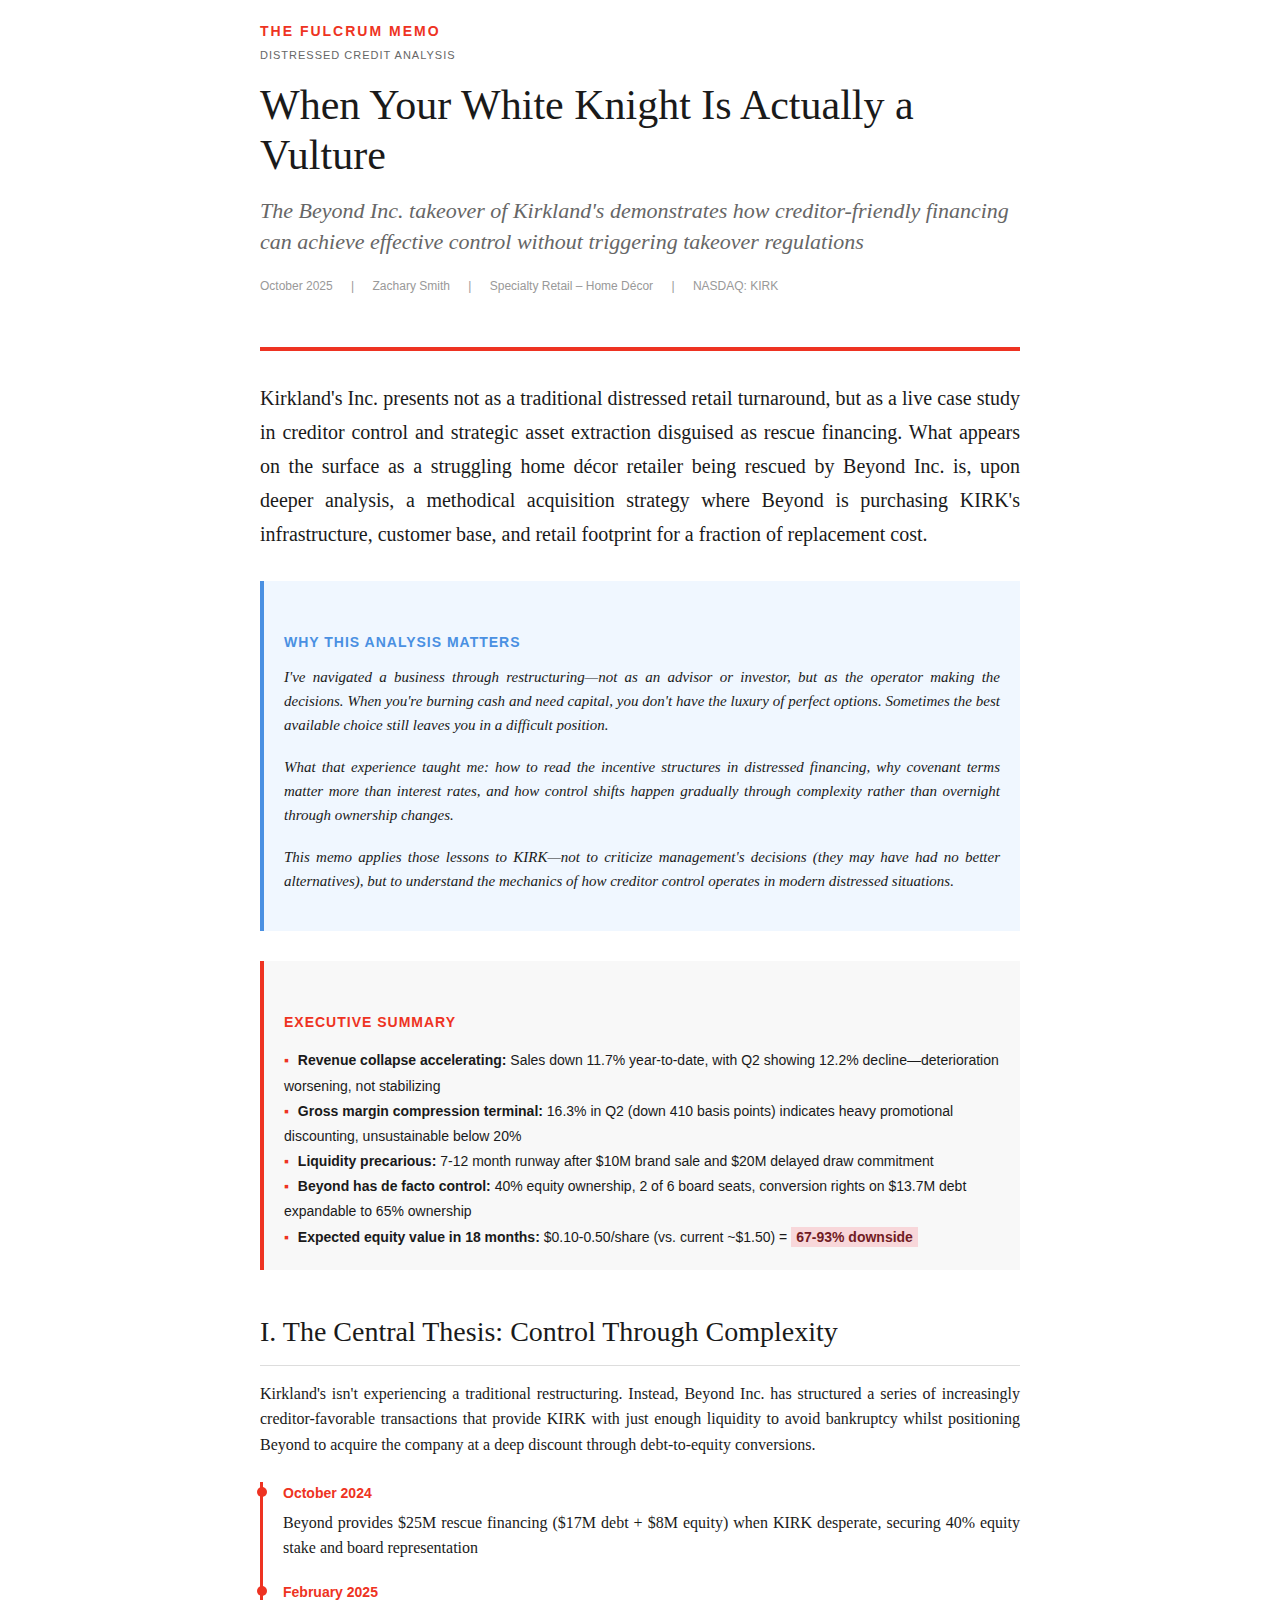
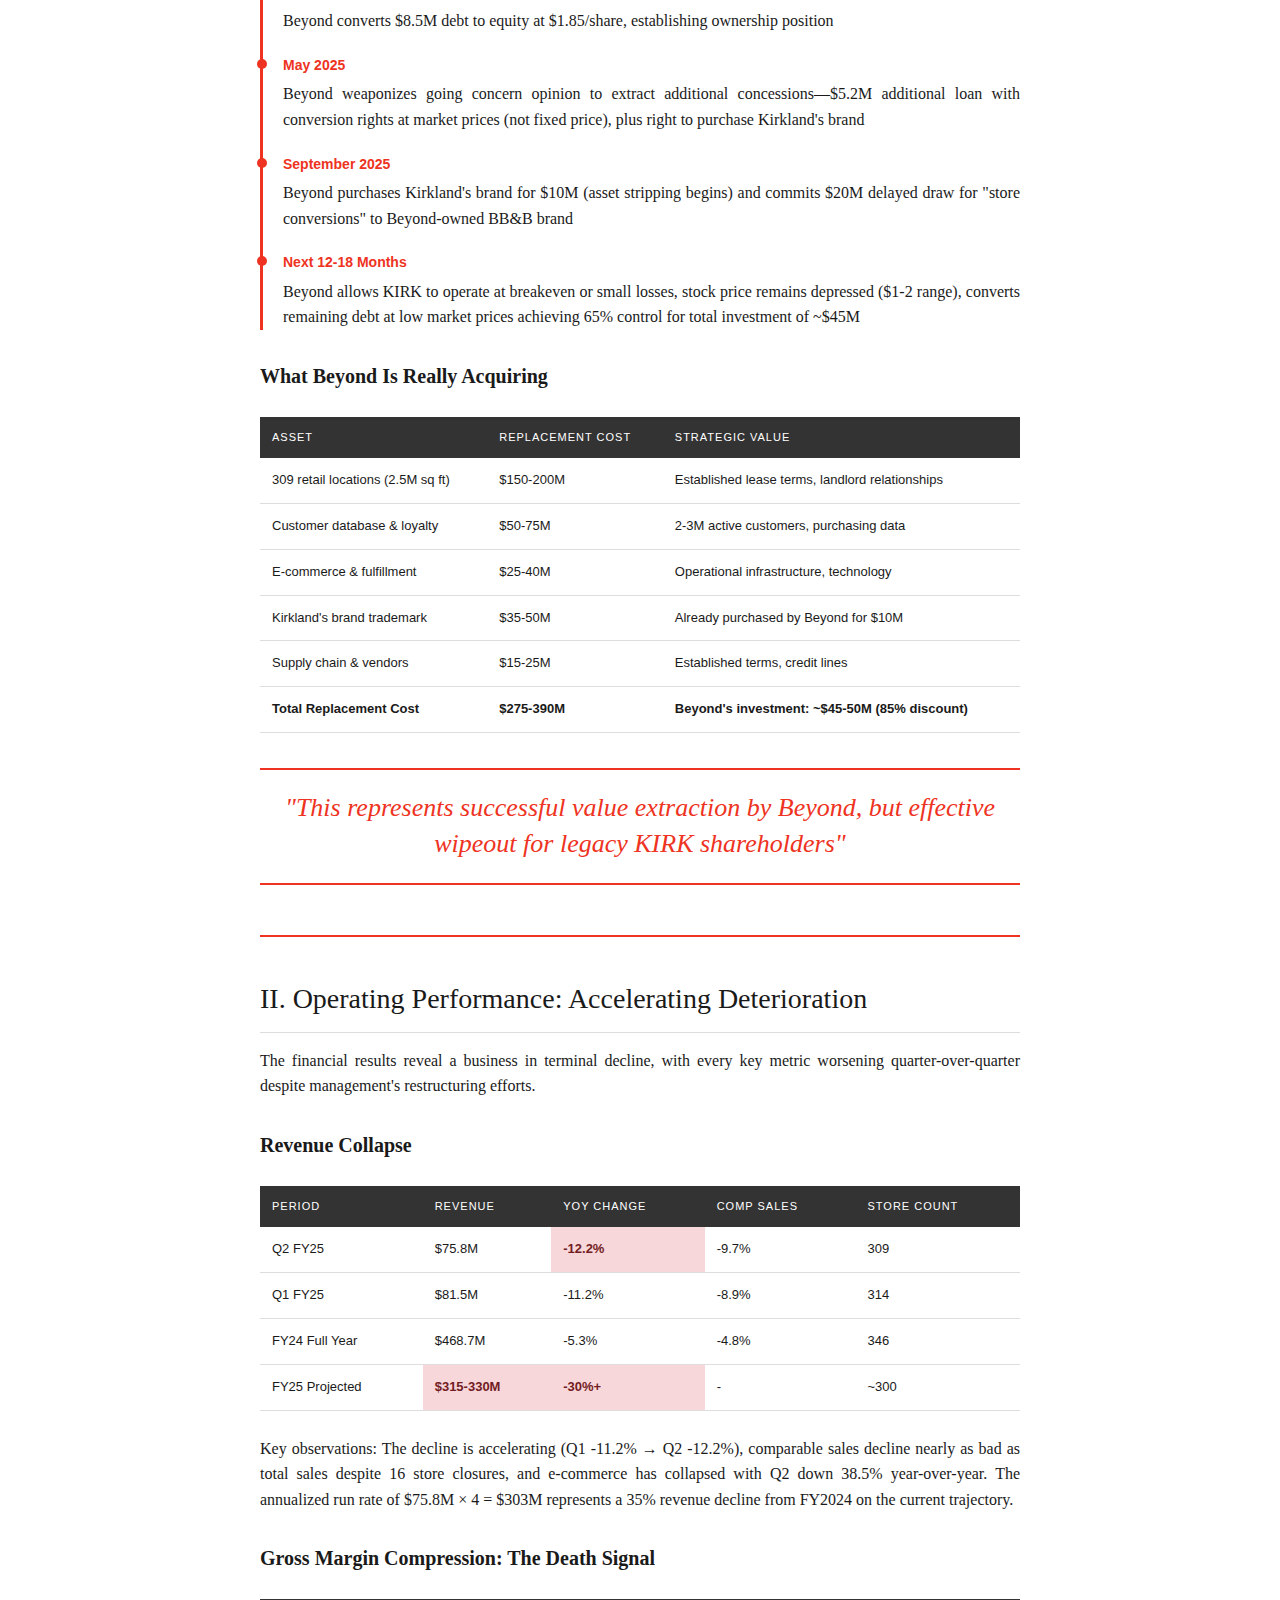
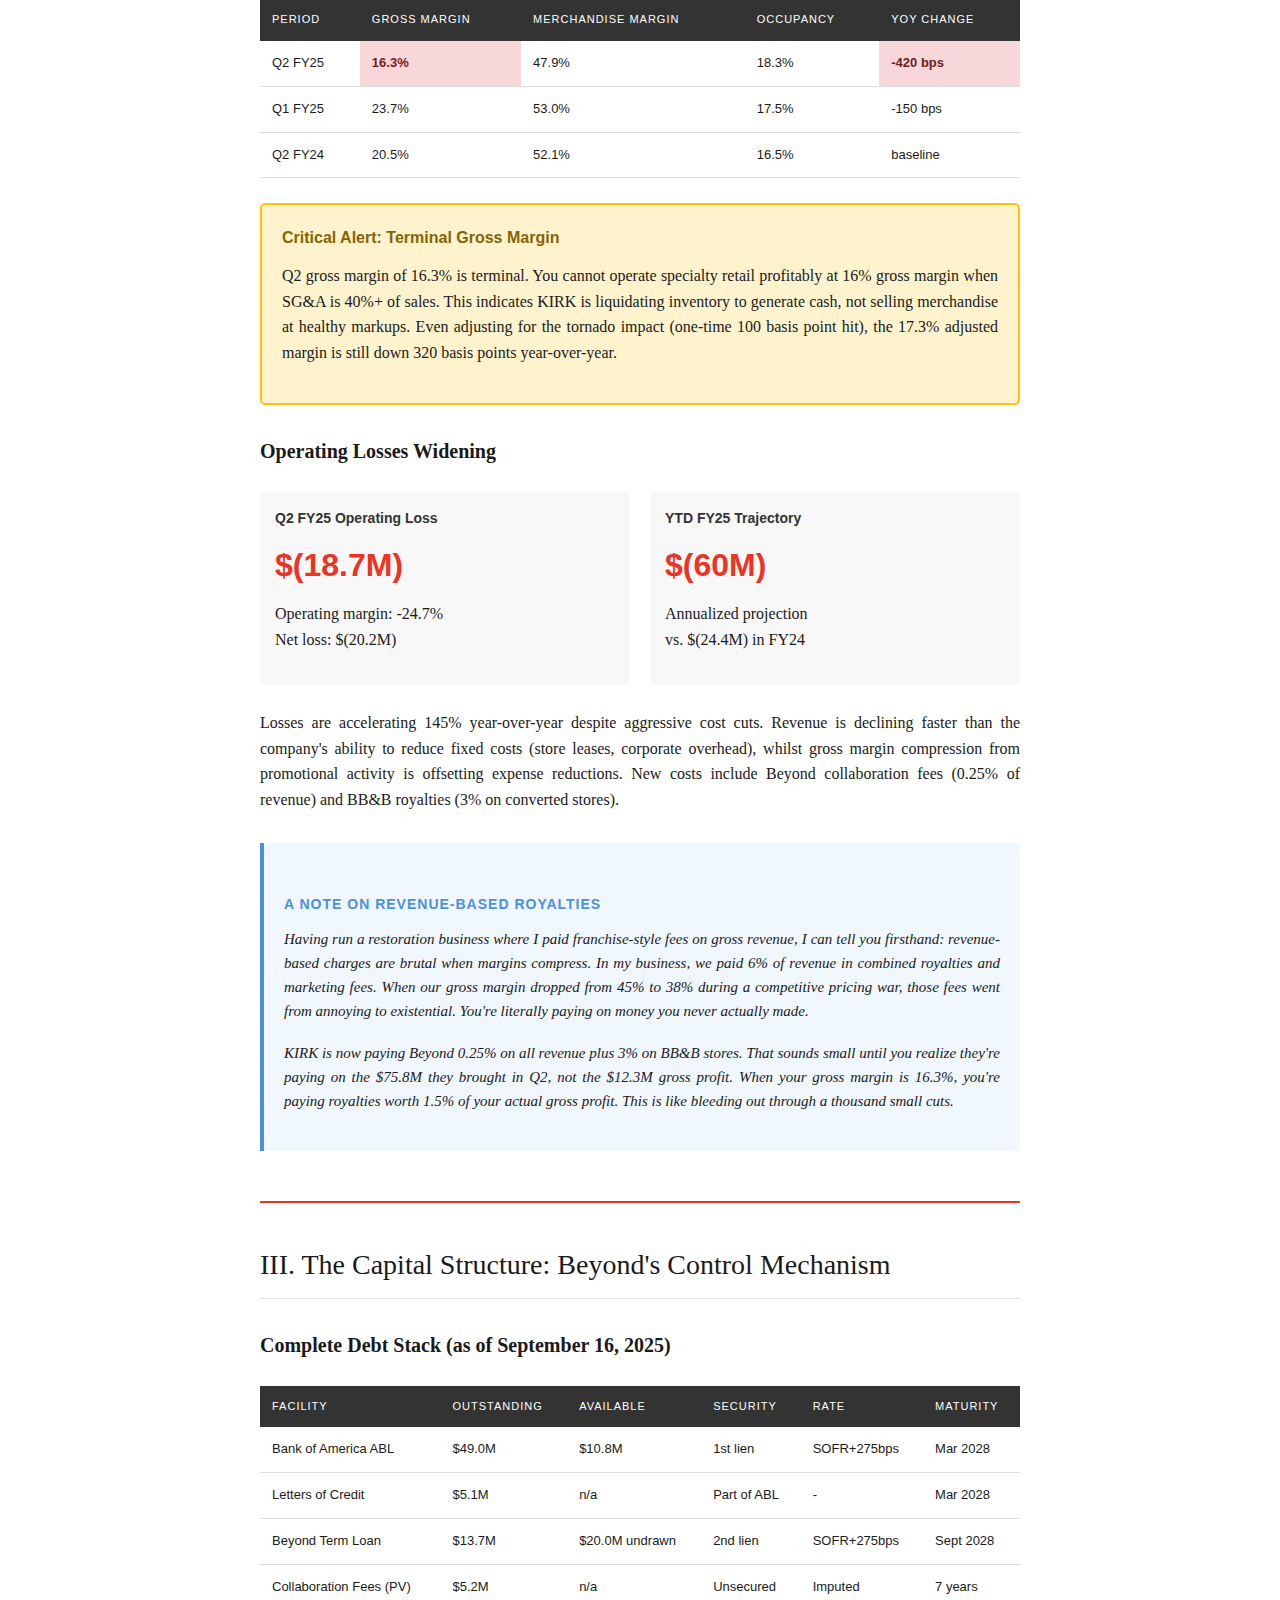
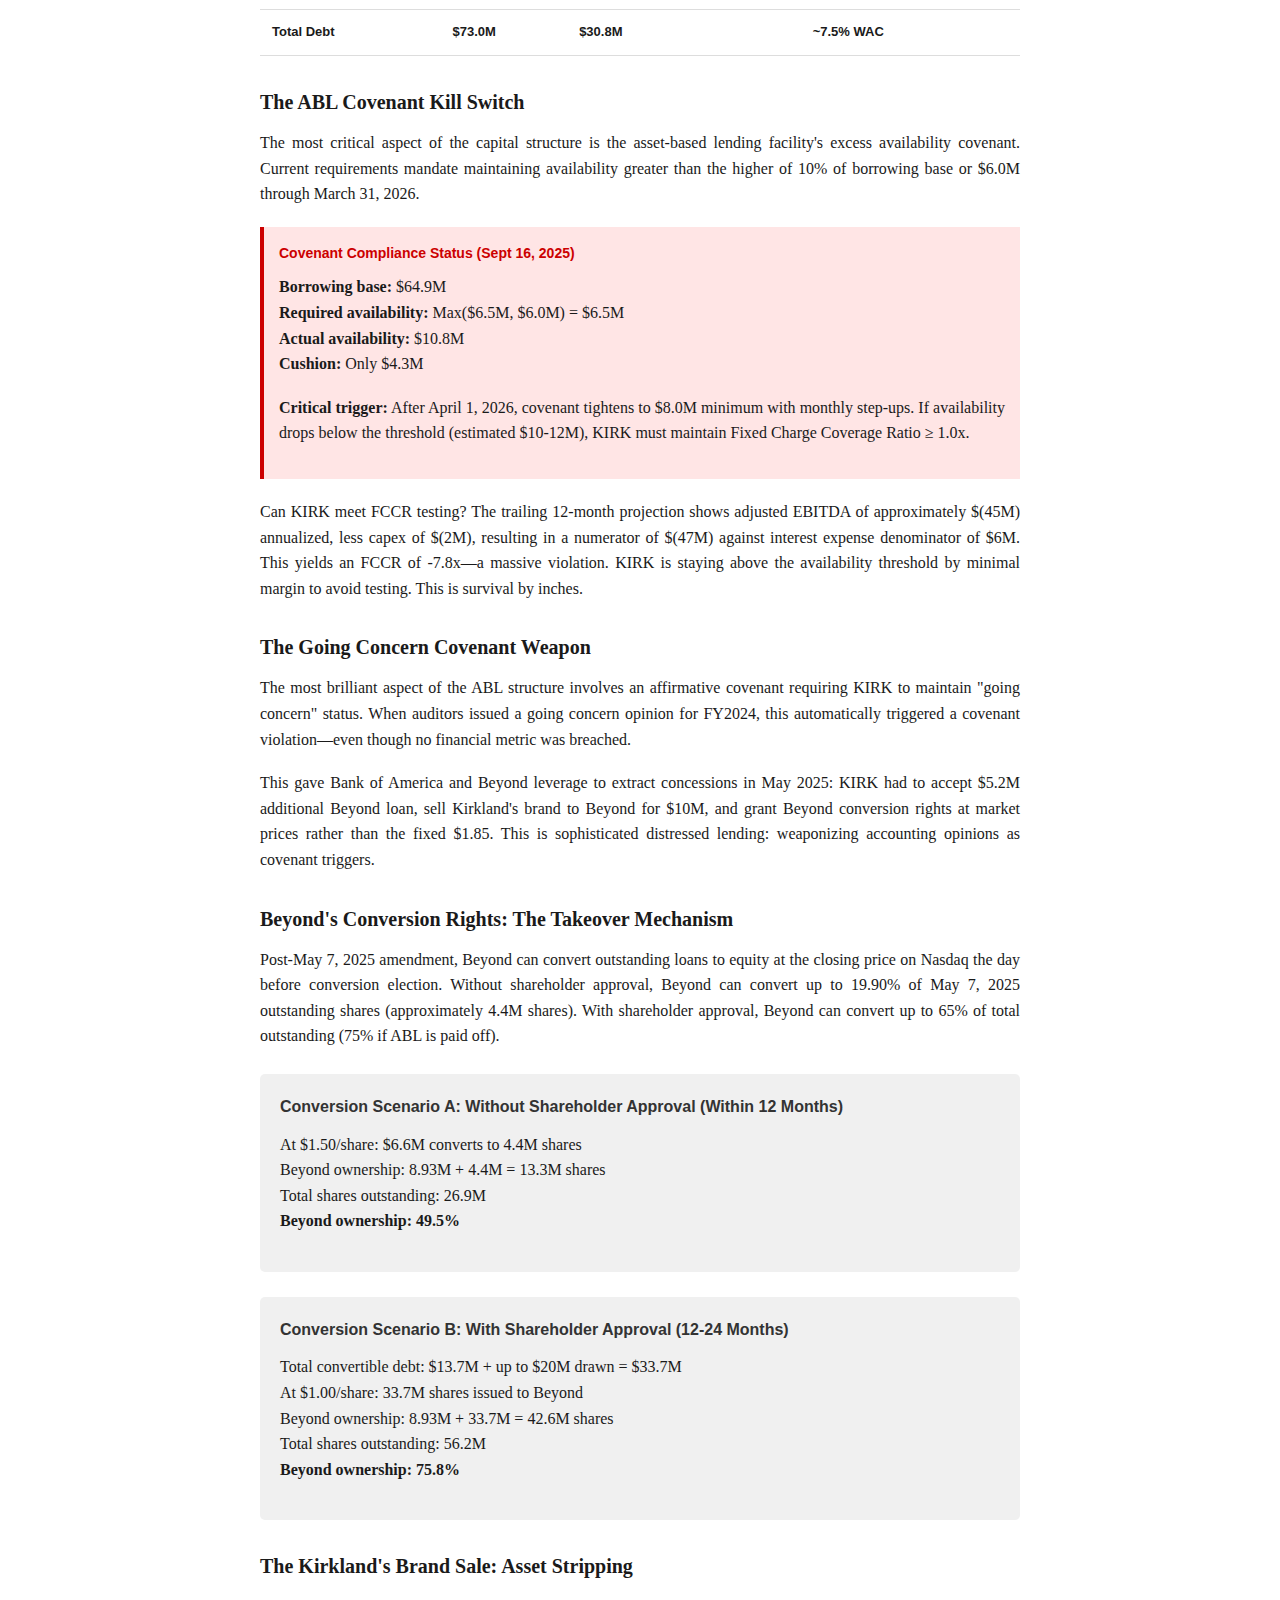
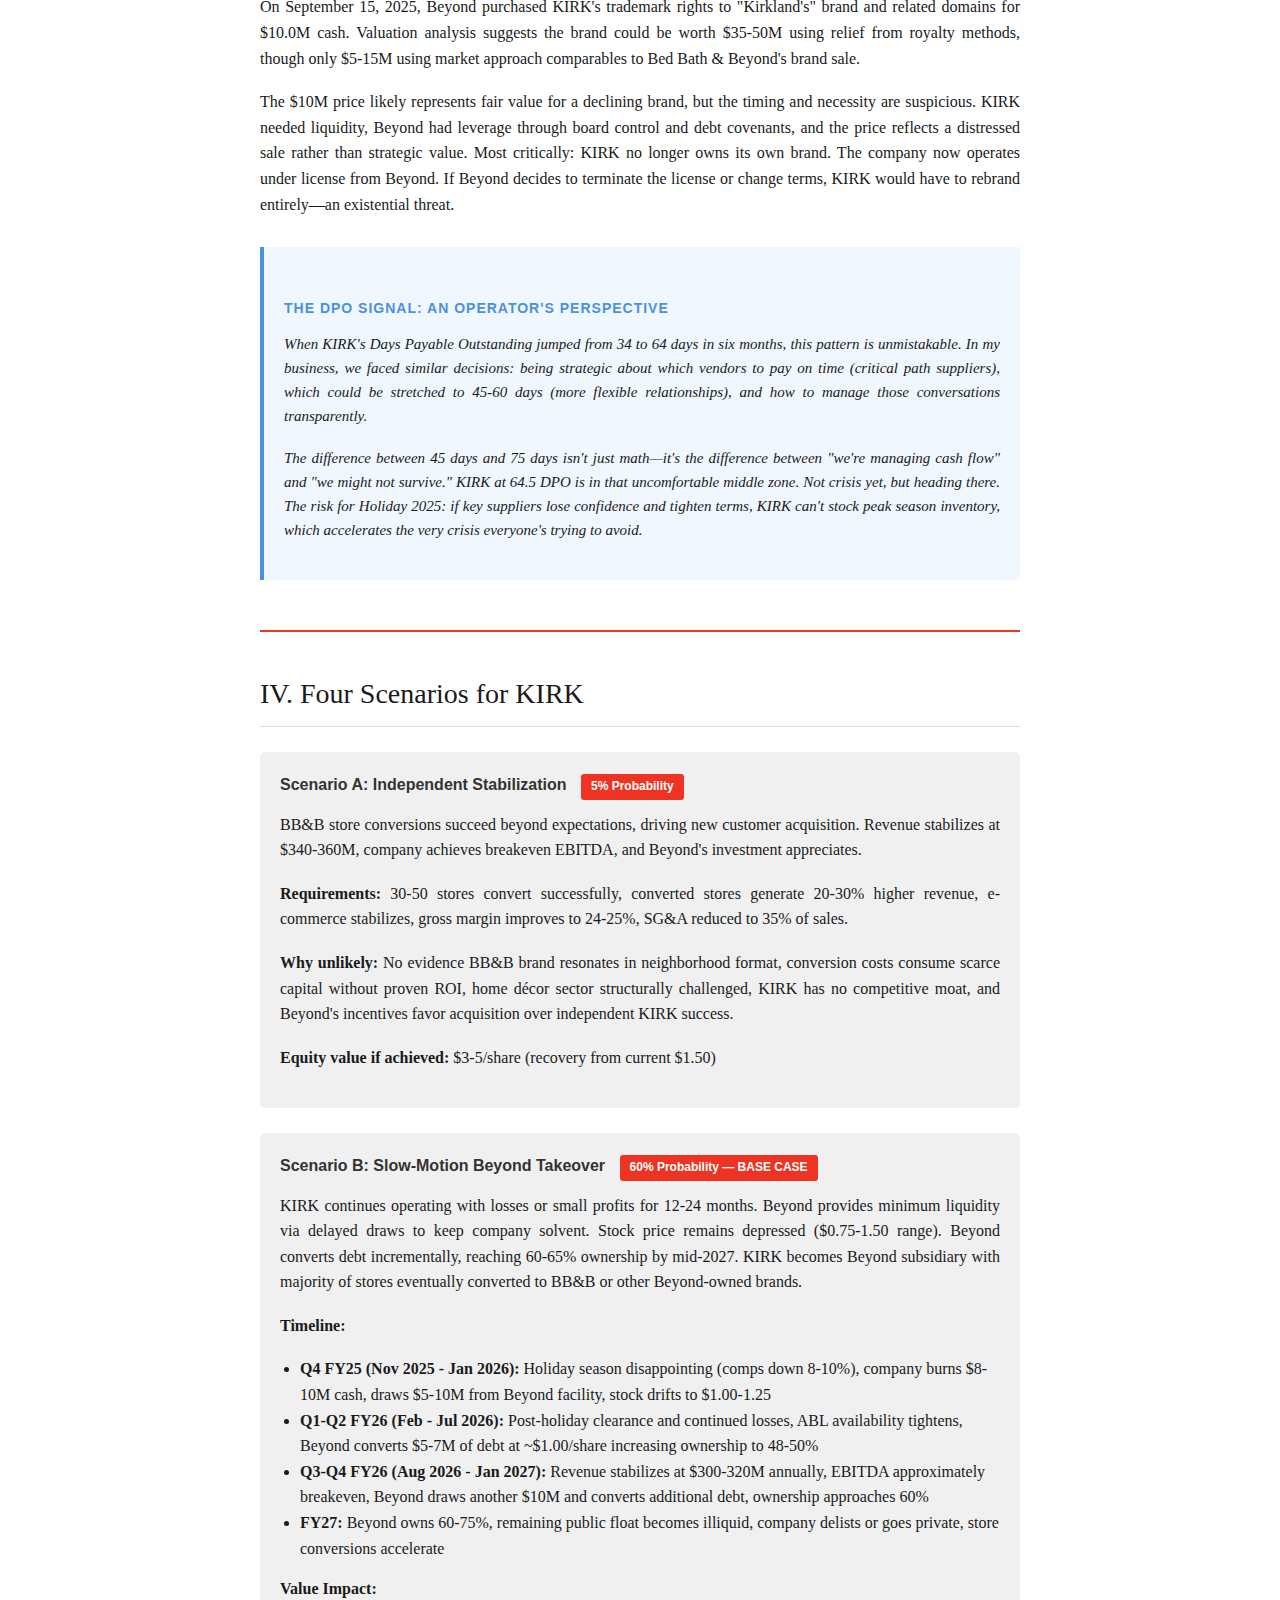
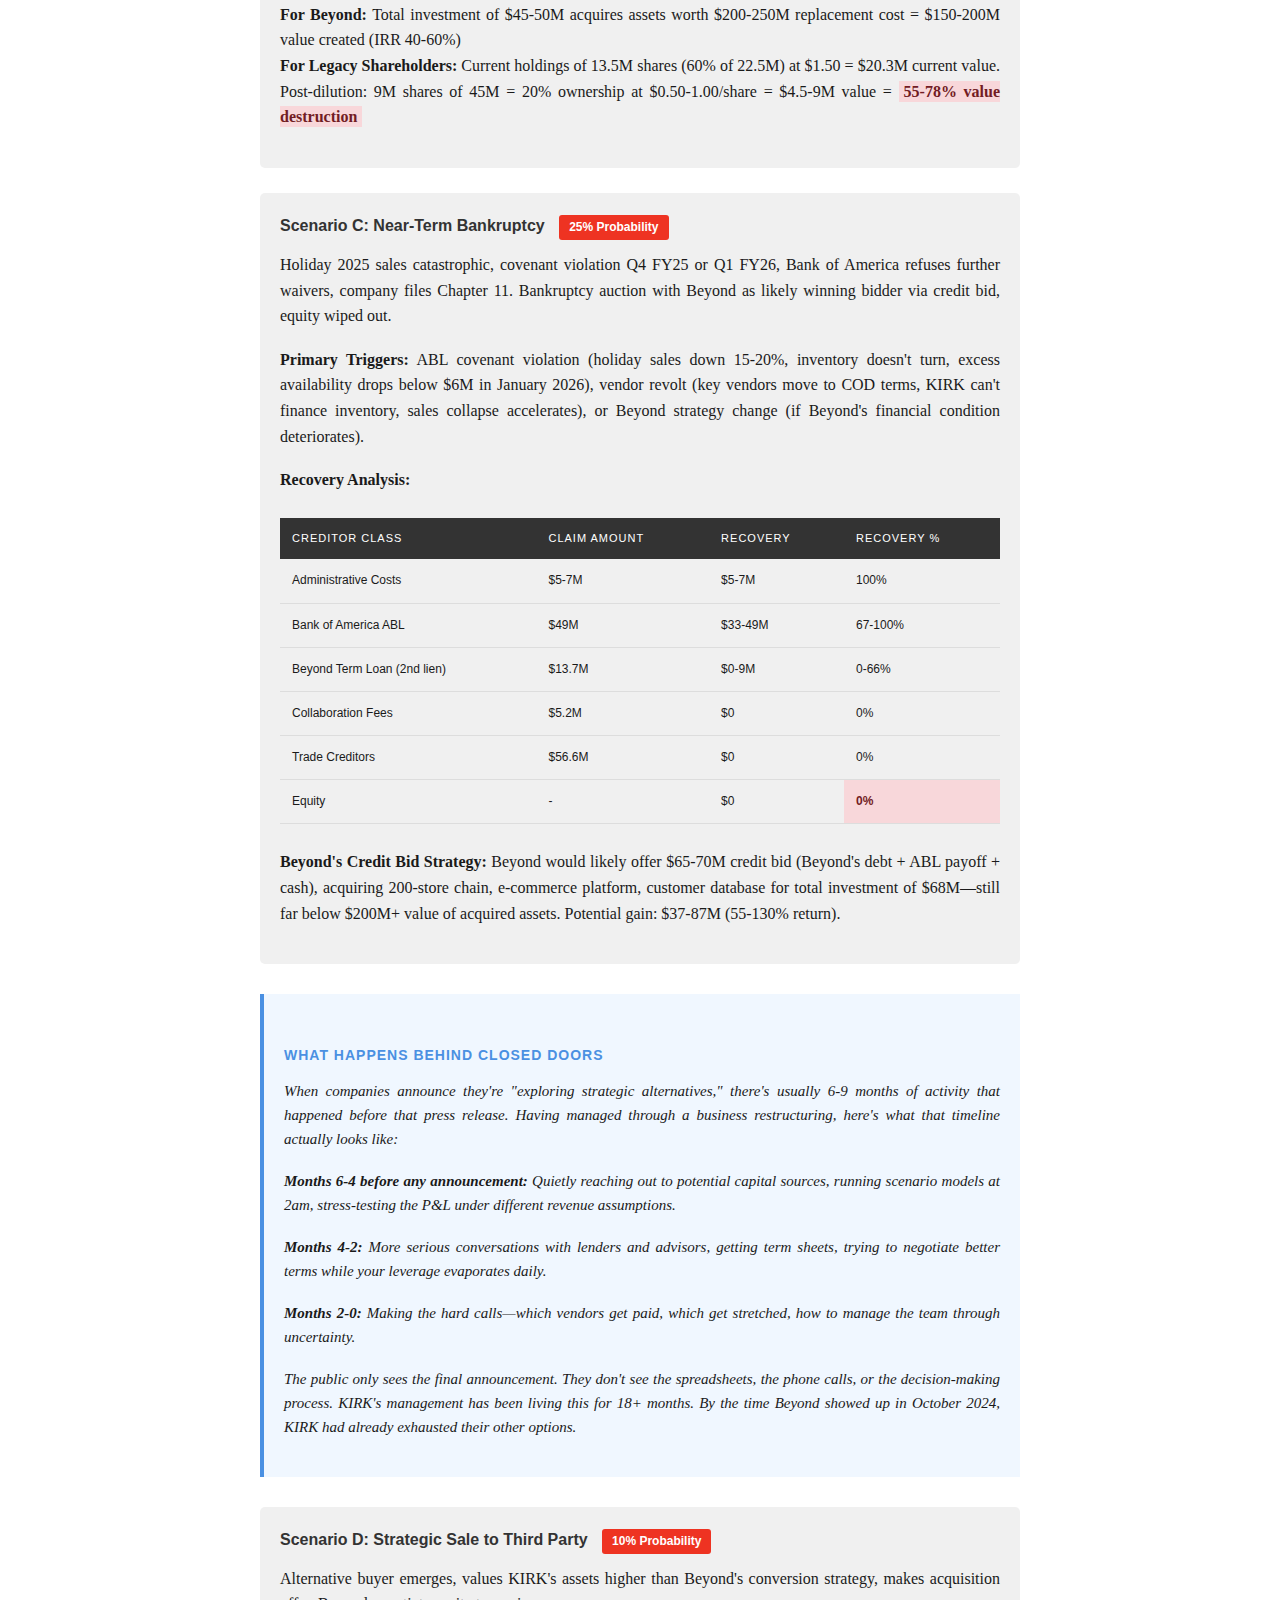
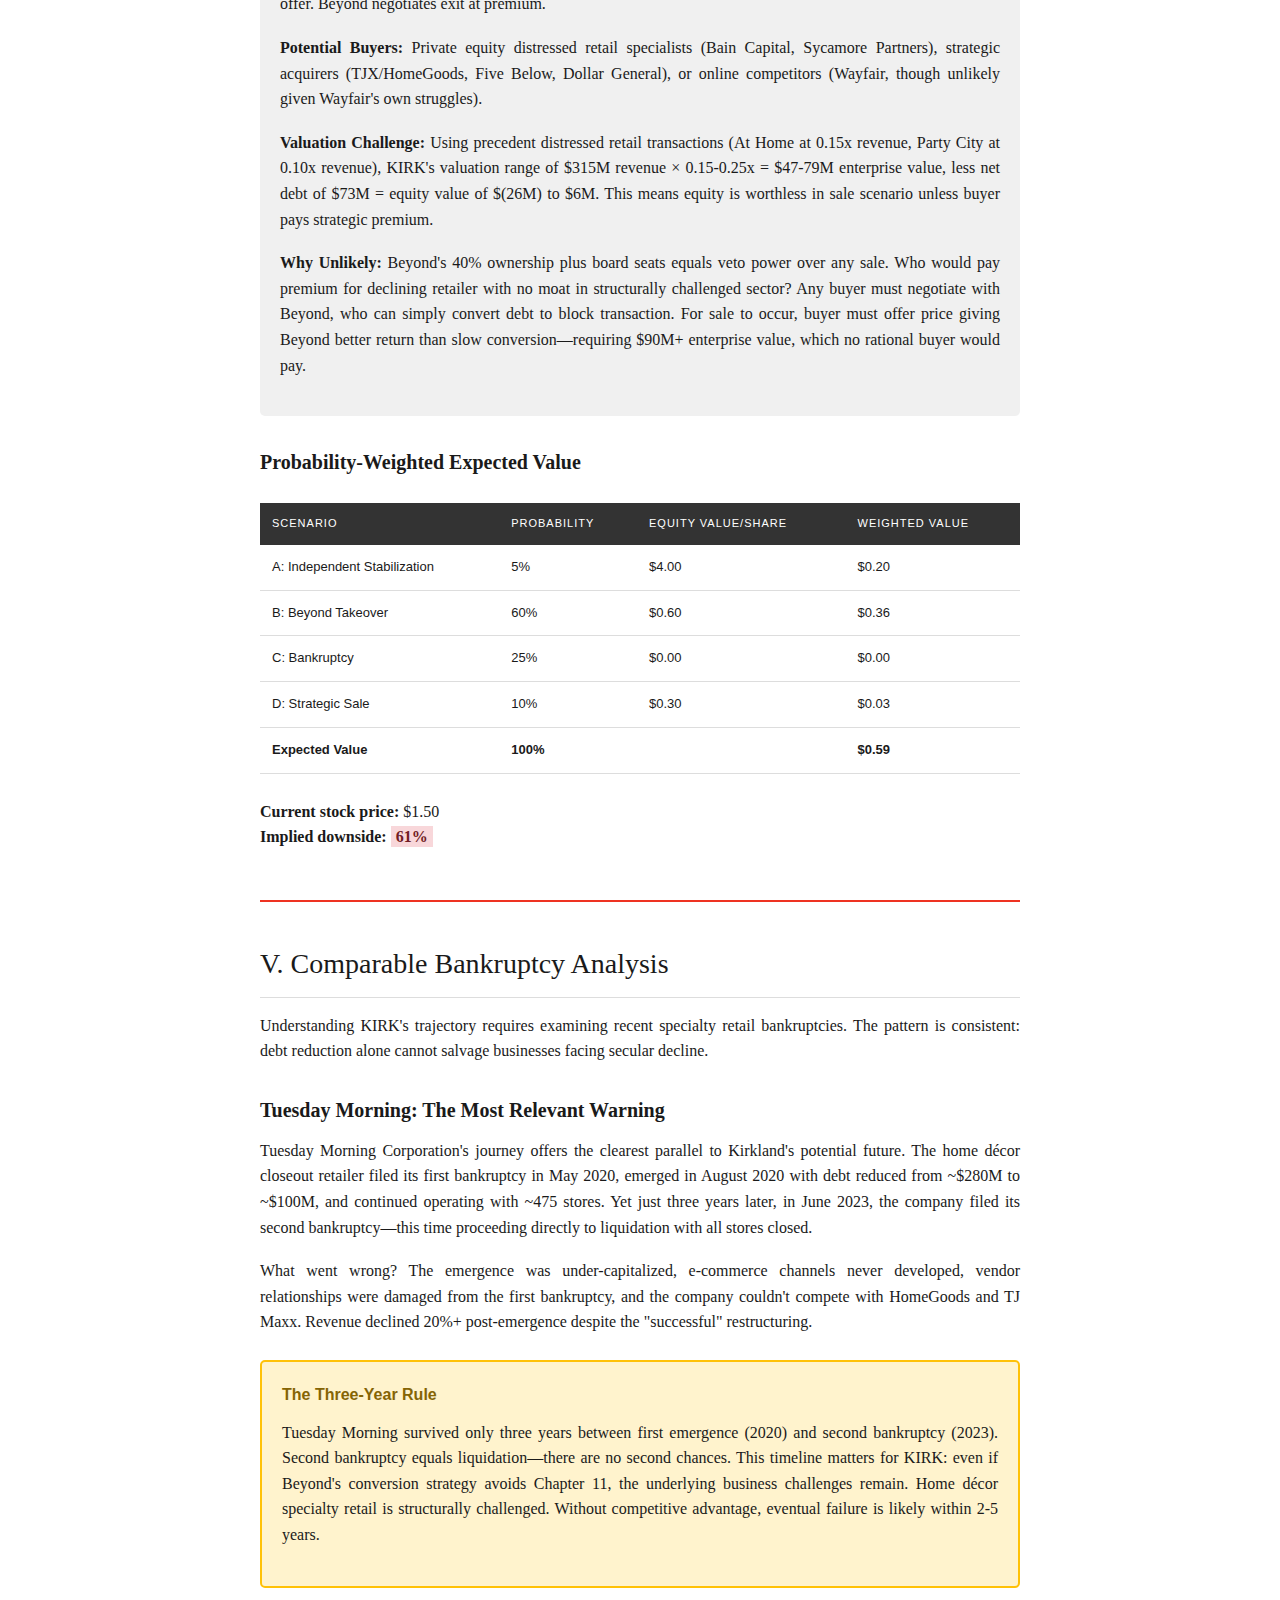
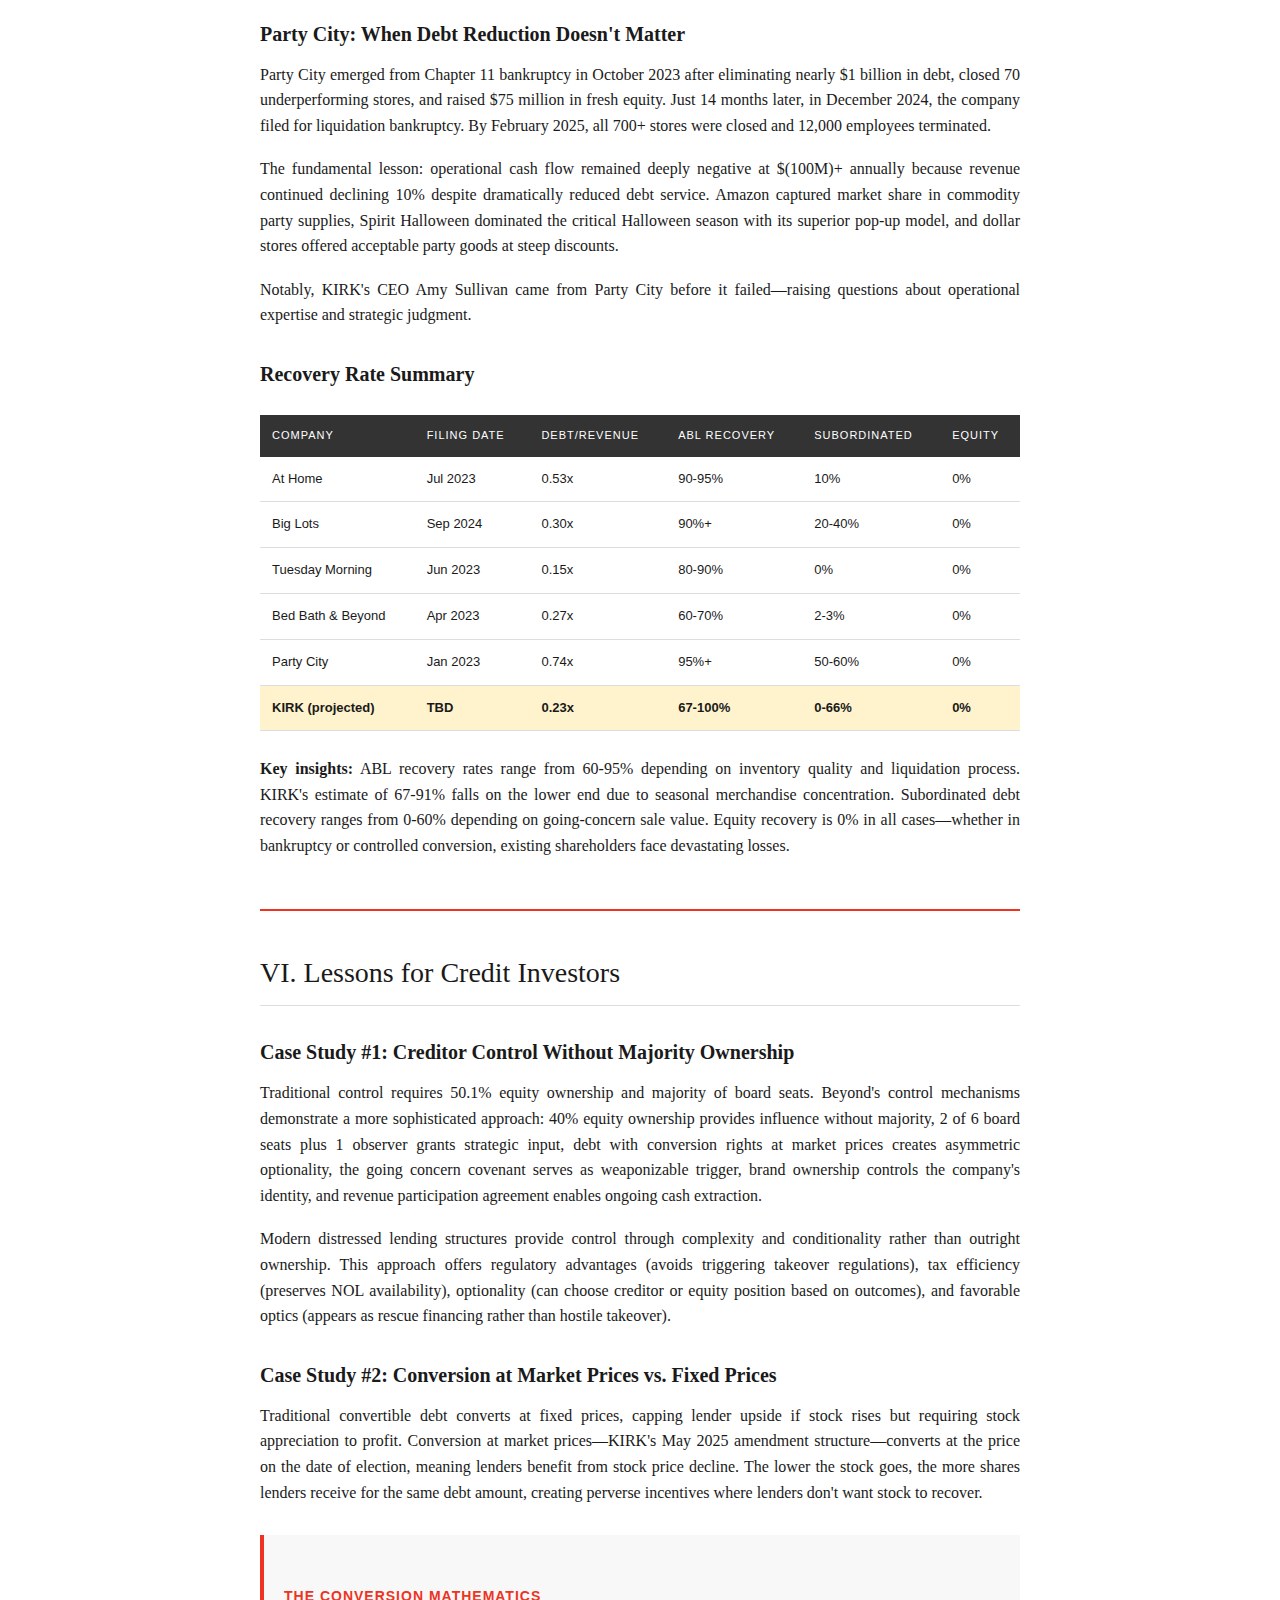
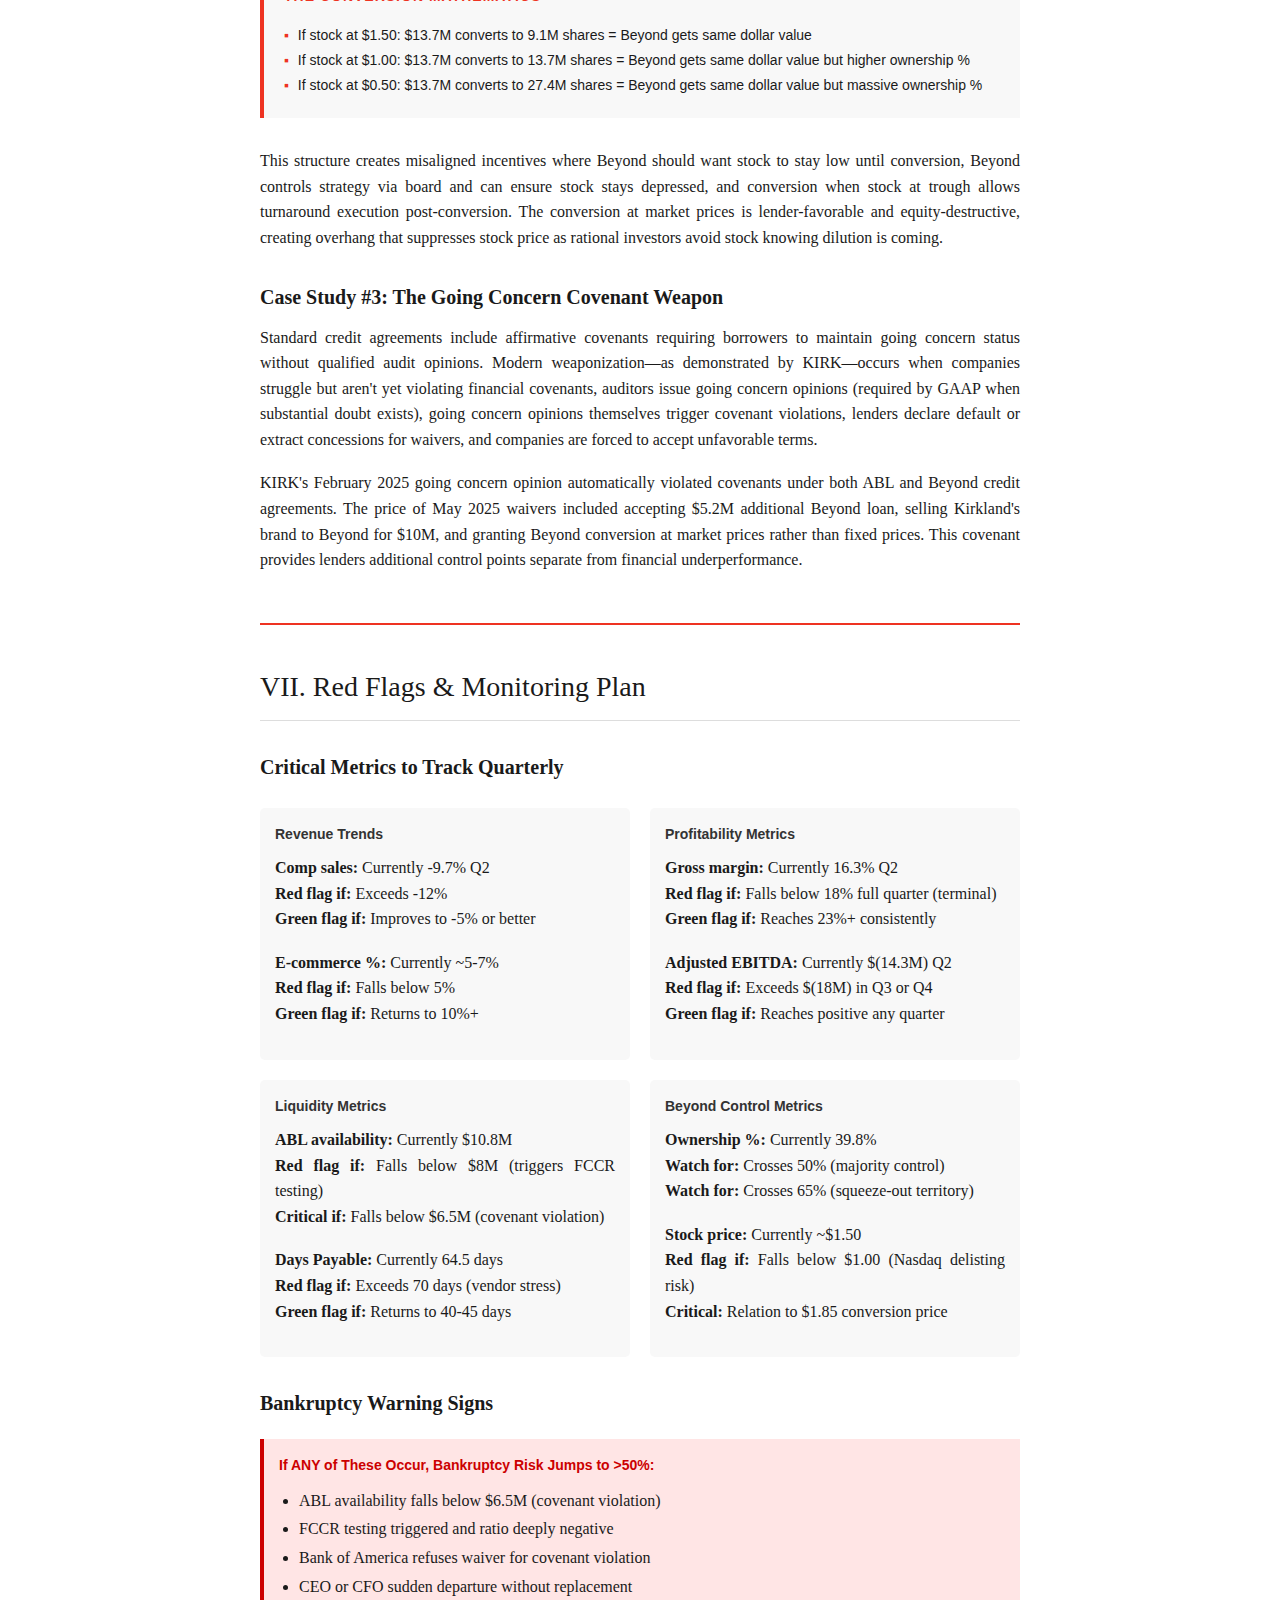
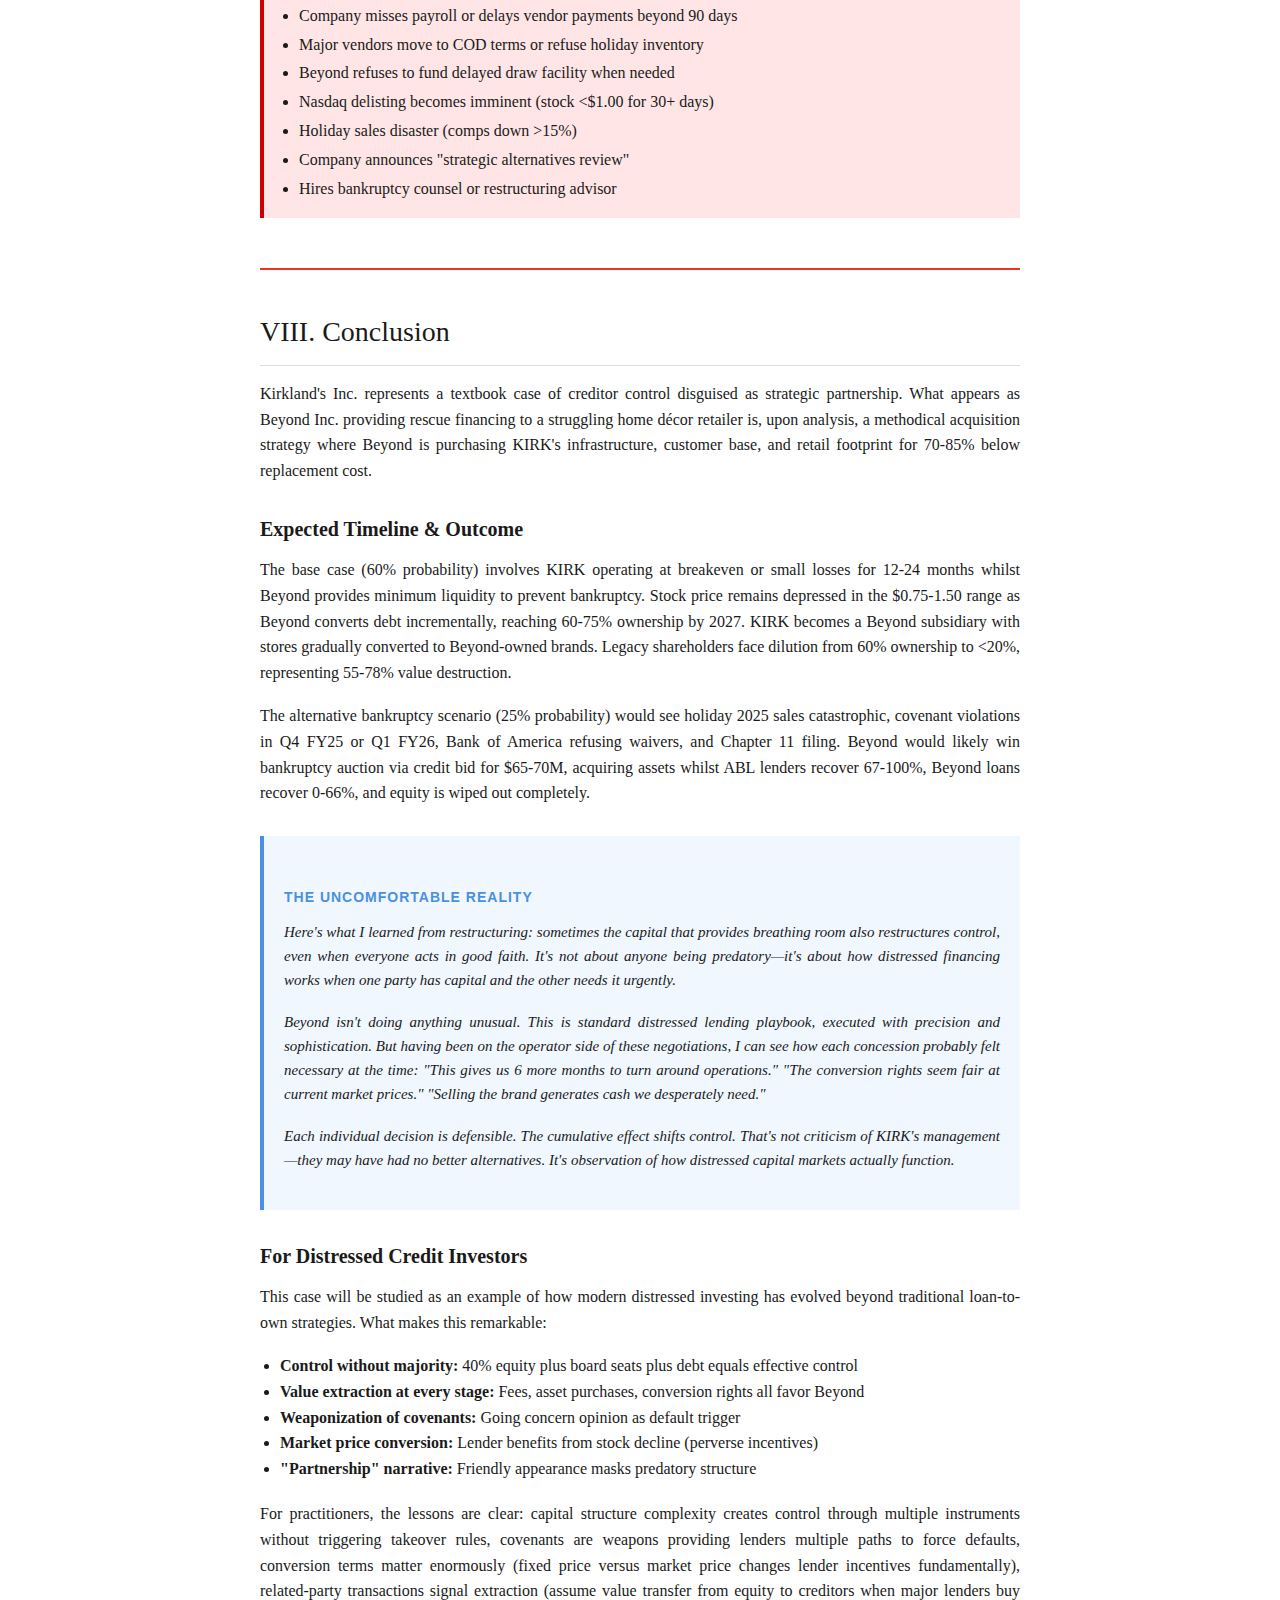
<file: kirkland_credit_analysis.html>
<!DOCTYPE html>
<html lang="en">
<head>
    <meta charset="UTF-8">
    <meta name="viewport" content="width=device-width, initial-scale=1.0">
    <title>When Your White Knight Is Actually a Vulture | The Fulcrum Memo</title>
    <style>
        * {
            margin: 0;
            padding: 0;
            box-sizing: border-box;
        }
        
        body {
            font-family: 'Georgia', 'Times New Roman', serif;
            line-height: 1.6;
            color: #1a1a1a;
            background-color: #ffffff;
            max-width: 800px;
            margin: 0 auto;
            padding: 20px;
        }
        
        .header {
            border-bottom: 4px solid #e32;
            padding-bottom: 20px;
            margin-bottom: 30px;
        }
        
        .publication-name {
            font-family: 'Arial', sans-serif;
            font-size: 14px;
            font-weight: bold;
            color: #e32;
            text-transform: uppercase;
            letter-spacing: 2px;
            margin-bottom: 5px;
        }
        
        .section-label {
            font-family: 'Arial', sans-serif;
            font-size: 11px;
            color: #666;
            text-transform: uppercase;
            letter-spacing: 1px;
            margin-bottom: 15px;
        }
        
        h1 {
            font-size: 42px;
            line-height: 1.2;
            margin-bottom: 15px;
            font-weight: normal;
        }
        
        .subtitle {
            font-size: 22px;
            color: #666;
            font-style: italic;
            margin-bottom: 20px;
            line-height: 1.4;
        }
        
        .meta {
            font-family: 'Arial', sans-serif;
            font-size: 12px;
            color: #999;
            margin-bottom: 30px;
        }
        
        .meta span {
            margin-right: 15px;
        }
        
        .lead {
            font-size: 20px;
            line-height: 1.7;
            margin-bottom: 25px;
            font-weight: normal;
        }
        
        .personal-note {
            background-color: #f0f7ff;
            border-left: 4px solid #4a90e2;
            padding: 20px;
            margin: 30px 0;
            font-family: 'Georgia', serif;
            font-size: 15px;
            font-style: italic;
        }
        
        .personal-note h3 {
            font-family: 'Arial', sans-serif;
            font-size: 14px;
            text-transform: uppercase;
            letter-spacing: 1px;
            margin-bottom: 12px;
            color: #4a90e2;
            font-style: normal;
        }
        
        .key-box {
            background-color: #f8f8f8;
            border-left: 4px solid #e32;
            padding: 20px;
            margin: 30px 0;
            font-family: 'Arial', sans-serif;
        }
        
        .key-box h3 {
            font-size: 14px;
            text-transform: uppercase;
            letter-spacing: 1px;
            margin-bottom: 15px;
            color: #e32;
        }
        
        .key-box ul {
            list-style: none;
            font-size: 14px;
            line-height: 1.8;
        }
        
        .key-box li:before {
            content: "▪ ";
            color: #e32;
            font-weight: bold;
            margin-right: 5px;
        }
        
        h2 {
            font-size: 28px;
            margin-top: 40px;
            margin-bottom: 15px;
            font-weight: normal;
            border-bottom: 1px solid #ddd;
            padding-bottom: 10px;
        }
        
        h3 {
            font-size: 20px;
            margin-top: 30px;
            margin-bottom: 12px;
            font-weight: bold;
        }
        
        p {
            margin-bottom: 18px;
            text-align: justify;
        }
        
        .data-table {
            width: 100%;
            border-collapse: collapse;
            margin: 25px 0;
            font-family: 'Arial', sans-serif;
            font-size: 13px;
        }
        
        .data-table th {
            background-color: #333;
            color: white;
            padding: 12px;
            text-align: left;
            font-weight: normal;
            text-transform: uppercase;
            font-size: 11px;
            letter-spacing: 1px;
        }
        
        .data-table td {
            padding: 12px;
            border-bottom: 1px solid #ddd;
        }
        
        .data-table tr:hover {
            background-color: #f8f8f8;
        }
        
        .highlight-stat {
            background-color: #fff3cd;
            padding: 2px 5px;
            font-weight: bold;
        }
        
        .negative-stat {
            background-color: #f8d7da;
            padding: 2px 5px;
            font-weight: bold;
            color: #721c24;
        }
        
        .pullquote {
            font-size: 26px;
            line-height: 1.4;
            font-style: italic;
            color: #e32;
            margin: 35px 0;
            padding: 20px 0;
            border-top: 2px solid #e32;
            border-bottom: 2px solid #e32;
            text-align: center;
        }
        
        .scenario-box {
            background-color: #f0f0f0;
            padding: 20px;
            margin: 25px 0;
            border-radius: 5px;
        }
        
        .scenario-box h4 {
            font-family: 'Arial', sans-serif;
            font-size: 16px;
            margin-bottom: 12px;
            color: #333;
        }
        
        .probability {
            display: inline-block;
            background-color: #e32;
            color: white;
            padding: 3px 10px;
            border-radius: 3px;
            font-family: 'Arial', sans-serif;
            font-size: 12px;
            font-weight: bold;
            margin-left: 10px;
        }
        
        .timeline {
            border-left: 3px solid #e32;
            padding-left: 20px;
            margin: 25px 0;
        }
        
        .timeline-item {
            margin-bottom: 20px;
            position: relative;
        }
        
        .timeline-item:before {
            content: "";
            position: absolute;
            left: -26px;
            top: 5px;
            width: 10px;
            height: 10px;
            border-radius: 50%;
            background-color: #e32;
        }
        
        .timeline-date {
            font-family: 'Arial', sans-serif;
            font-weight: bold;
            font-size: 14px;
            color: #e32;
            margin-bottom: 5px;
        }
        
        .phase-box {
            background-color: #ffe5e5;
            border-left: 4px solid #c00;
            padding: 15px;
            margin: 20px 0;
        }
        
        .phase-box h4 {
            font-family: 'Arial', sans-serif;
            font-size: 14px;
            color: #c00;
            margin-bottom: 10px;
        }
        
        .warning-box {
            background-color: #fff3cd;
            border: 2px solid #ffc107;
            padding: 20px;
            margin: 25px 0;
            border-radius: 5px;
        }
        
        .warning-box h4 {
            font-family: 'Arial', sans-serif;
            font-size: 16px;
            color: #856404;
            margin-bottom: 12px;
        }
        
        .analysis-grid {
            display: grid;
            grid-template-columns: 1fr 1fr;
            gap: 20px;
            margin: 25px 0;
        }
        
        .analysis-card {
            background-color: #f8f8f8;
            padding: 15px;
            border-radius: 5px;
        }
        
        .analysis-card h4 {
            font-family: 'Arial', sans-serif;
            font-size: 14px;
            margin-bottom: 10px;
            color: #333;
        }
        
        .metric-large {
            font-size: 32px;
            font-weight: bold;
            color: #e32;
            font-family: 'Arial', sans-serif;
        }
        
        .section-divider {
            border-top: 2px solid #e32;
            margin: 50px 0 40px 0;
        }
        
        .footer {
            margin-top: 60px;
            padding-top: 30px;
            border-top: 2px solid #ddd;
            font-family: 'Arial', sans-serif;
            font-size: 12px;
            color: #666;
        }
        
        .footer-contact {
            margin-bottom: 15px;
            font-weight: bold;
        }
        
        .disclaimer {
            font-size: 10px;
            color: #999;
            line-height: 1.5;
            margin-top: 20px;
        }
        
        @media print {
            body {
                max-width: 100%;
            }
        }
    </style>
</head>
<body>
    <div class="header">
        <div class="publication-name">The Fulcrum Memo</div>
        <div class="section-label">Distressed Credit Analysis</div>
        <h1>When Your White Knight Is Actually a Vulture</h1>
        <div class="subtitle">The Beyond Inc. takeover of Kirkland's demonstrates how creditor-friendly financing can achieve effective control without triggering takeover regulations</div>
        <div class="meta">
            <span>October 2025</span>
            <span>|</span>
            <span>Zachary Smith</span>
            <span>|</span>
            <span>Specialty Retail – Home Décor</span>
            <span>|</span>
            <span>NASDAQ: KIRK</span>
        </div>
    </div>

    <p class="lead">Kirkland's Inc. presents not as a traditional distressed retail turnaround, but as a live case study in creditor control and strategic asset extraction disguised as rescue financing. What appears on the surface as a struggling home décor retailer being rescued by Beyond Inc. is, upon deeper analysis, a methodical acquisition strategy where Beyond is purchasing KIRK's infrastructure, customer base, and retail footprint for a fraction of replacement cost.</p>

    <div class="personal-note">
        <h3>Why This Analysis Matters</h3>
        <p>I've navigated a business through restructuring—not as an advisor or investor, but as the operator making the decisions. When you're burning cash and need capital, you don't have the luxury of perfect options. Sometimes the best available choice still leaves you in a difficult position.</p>
        <p style="margin-top: 12px;">What that experience taught me: how to read the incentive structures in distressed financing, why covenant terms matter more than interest rates, and how control shifts happen gradually through complexity rather than overnight through ownership changes.</p>
        <p style="margin-top: 12px;">This memo applies those lessons to KIRK—not to criticize management's decisions (they may have had no better alternatives), but to understand the mechanics of how creditor control operates in modern distressed situations.</p>
    </div>

    <div class="key-box">
        <h3>Executive Summary</h3>
        <ul>
            <li><strong>Revenue collapse accelerating:</strong> Sales down 11.7% year-to-date, with Q2 showing 12.2% decline—deterioration worsening, not stabilizing</li>
            <li><strong>Gross margin compression terminal:</strong> 16.3% in Q2 (down 410 basis points) indicates heavy promotional discounting, unsustainable below 20%</li>
            <li><strong>Liquidity precarious:</strong> 7-12 month runway after $10M brand sale and $20M delayed draw commitment</li>
            <li><strong>Beyond has de facto control:</strong> 40% equity ownership, 2 of 6 board seats, conversion rights on $13.7M debt expandable to 65% ownership</li>
            <li><strong>Expected equity value in 18 months:</strong> $0.10-0.50/share (vs. current ~$1.50) = <span class="negative-stat">67-93% downside</span></li>
        </ul>
    </div>

    <h2>I. The Central Thesis: Control Through Complexity</h2>

    <p>Kirkland's isn't experiencing a traditional restructuring. Instead, Beyond Inc. has structured a series of increasingly creditor-favorable transactions that provide KIRK with just enough liquidity to avoid bankruptcy whilst positioning Beyond to acquire the company at a deep discount through debt-to-equity conversions.</p>

    <div class="timeline">
        <div class="timeline-item">
            <div class="timeline-date">October 2024</div>
            <p>Beyond provides $25M rescue financing ($17M debt + $8M equity) when KIRK desperate, securing 40% equity stake and board representation</p>
        </div>
        <div class="timeline-item">
            <div class="timeline-date">February 2025</div>
            <p>Beyond converts $8.5M debt to equity at $1.85/share, establishing ownership position</p>
        </div>
        <div class="timeline-item">
            <div class="timeline-date">May 2025</div>
            <p>Beyond weaponizes going concern opinion to extract additional concessions—$5.2M additional loan with conversion rights at market prices (not fixed price), plus right to purchase Kirkland's brand</p>
        </div>
        <div class="timeline-item">
            <div class="timeline-date">September 2025</div>
            <p>Beyond purchases Kirkland's brand for $10M (asset stripping begins) and commits $20M delayed draw for "store conversions" to Beyond-owned BB&B brand</p>
        </div>
        <div class="timeline-item">
            <div class="timeline-date">Next 12-18 Months</div>
            <p>Beyond allows KIRK to operate at breakeven or small losses, stock price remains depressed ($1-2 range), converts remaining debt at low market prices achieving 65% control for total investment of ~$45M</p>
        </div>
    </div>

    <h3>What Beyond Is Really Acquiring</h3>

    <table class="data-table">
        <thead>
            <tr>
                <th>Asset</th>
                <th>Replacement Cost</th>
                <th>Strategic Value</th>
            </tr>
        </thead>
        <tbody>
            <tr>
                <td>309 retail locations (2.5M sq ft)</td>
                <td>$150-200M</td>
                <td>Established lease terms, landlord relationships</td>
            </tr>
            <tr>
                <td>Customer database & loyalty</td>
                <td>$50-75M</td>
                <td>2-3M active customers, purchasing data</td>
            </tr>
            <tr>
                <td>E-commerce & fulfillment</td>
                <td>$25-40M</td>
                <td>Operational infrastructure, technology</td>
            </tr>
            <tr>
                <td>Kirkland's brand trademark</td>
                <td>$35-50M</td>
                <td>Already purchased by Beyond for $10M</td>
            </tr>
            <tr>
                <td>Supply chain & vendors</td>
                <td>$15-25M</td>
                <td>Established terms, credit lines</td>
            </tr>
            <tr>
                <td><strong>Total Replacement Cost</strong></td>
                <td><strong>$275-390M</strong></td>
                <td><strong>Beyond's investment: ~$45-50M (85% discount)</strong></td>
            </tr>
        </tbody>
    </table>

    <div class="pullquote">
        "This represents successful value extraction by Beyond, but effective wipeout for legacy KIRK shareholders"
    </div>

    <div class="section-divider"></div>

    <h2>II. Operating Performance: Accelerating Deterioration</h2>

    <p>The financial results reveal a business in terminal decline, with every key metric worsening quarter-over-quarter despite management's restructuring efforts.</p>

    <h3>Revenue Collapse</h3>

    <table class="data-table">
        <thead>
            <tr>
                <th>Period</th>
                <th>Revenue</th>
                <th>YoY Change</th>
                <th>Comp Sales</th>
                <th>Store Count</th>
            </tr>
        </thead>
        <tbody>
            <tr>
                <td>Q2 FY25</td>
                <td>$75.8M</td>
                <td class="negative-stat">-12.2%</td>
                <td>-9.7%</td>
                <td>309</td>
            </tr>
            <tr>
                <td>Q1 FY25</td>
                <td>$81.5M</td>
                <td>-11.2%</td>
                <td>-8.9%</td>
                <td>314</td>
            </tr>
            <tr>
                <td>FY24 Full Year</td>
                <td>$468.7M</td>
                <td>-5.3%</td>
                <td>-4.8%</td>
                <td>346</td>
            </tr>
            <tr>
                <td>FY25 Projected</td>
                <td class="negative-stat">$315-330M</td>
                <td class="negative-stat">-30%+</td>
                <td>-</td>
                <td>~300</td>
            </tr>
        </tbody>
    </table>

    <p>Key observations: The decline is accelerating (Q1 -11.2% → Q2 -12.2%), comparable sales decline nearly as bad as total sales despite 16 store closures, and e-commerce has collapsed with Q2 down 38.5% year-over-year. The annualized run rate of $75.8M × 4 = $303M represents a 35% revenue decline from FY2024 on the current trajectory.</p>

    <h3>Gross Margin Compression: The Death Signal</h3>

    <table class="data-table">
        <thead>
            <tr>
                <th>Period</th>
                <th>Gross Margin</th>
                <th>Merchandise Margin</th>
                <th>Occupancy</th>
                <th>YoY Change</th>
            </tr>
        </thead>
        <tbody>
            <tr>
                <td>Q2 FY25</td>
                <td class="negative-stat">16.3%</td>
                <td>47.9%</td>
                <td>18.3%</td>
                <td class="negative-stat">-420 bps</td>
            </tr>
            <tr>
                <td>Q1 FY25</td>
                <td>23.7%</td>
                <td>53.0%</td>
                <td>17.5%</td>
                <td>-150 bps</td>
            </tr>
            <tr>
                <td>Q2 FY24</td>
                <td>20.5%</td>
                <td>52.1%</td>
                <td>16.5%</td>
                <td>baseline</td>
            </tr>
        </tbody>
    </table>

    <div class="warning-box">
        <h4>Critical Alert: Terminal Gross Margin</h4>
        <p>Q2 gross margin of 16.3% is terminal. You cannot operate specialty retail profitably at 16% gross margin when SG&A is 40%+ of sales. This indicates KIRK is liquidating inventory to generate cash, not selling merchandise at healthy markups. Even adjusting for the tornado impact (one-time 100 basis point hit), the 17.3% adjusted margin is still down 320 basis points year-over-year.</p>
    </div>

    <h3>Operating Losses Widening</h3>

    <div class="analysis-grid">
        <div class="analysis-card">
            <h4>Q2 FY25 Operating Loss</h4>
            <div class="metric-large">$(18.7M)</div>
            <p style="margin-top: 10px;">Operating margin: -24.7%<br>Net loss: $(20.2M)</p>
        </div>
        <div class="analysis-card">
            <h4>YTD FY25 Trajectory</h4>
            <div class="metric-large">$(60M)</div>
            <p style="margin-top: 10px;">Annualized projection<br>vs. $(24.4M) in FY24</p>
        </div>
    </div>

    <p>Losses are accelerating 145% year-over-year despite aggressive cost cuts. Revenue is declining faster than the company's ability to reduce fixed costs (store leases, corporate overhead), whilst gross margin compression from promotional activity is offsetting expense reductions. New costs include Beyond collaboration fees (0.25% of revenue) and BB&B royalties (3% on converted stores).</p>

    <div class="personal-note">
        <h3>A Note on Revenue-Based Royalties</h3>
        <p>Having run a restoration business where I paid franchise-style fees on gross revenue, I can tell you firsthand: revenue-based charges are brutal when margins compress. In my business, we paid 6% of revenue in combined royalties and marketing fees. When our gross margin dropped from 45% to 38% during a competitive pricing war, those fees went from annoying to existential. You're literally paying on money you never actually made.</p>
        <p style="margin-top: 12px;">KIRK is now paying Beyond 0.25% on all revenue plus 3% on BB&B stores. That sounds small until you realize they're paying on the $75.8M they brought in Q2, not the $12.3M gross profit. When your gross margin is 16.3%, you're paying royalties worth 1.5% of your actual gross profit. This is like bleeding out through a thousand small cuts.</p>
    </div>

    <div class="section-divider"></div>

    <h2>III. The Capital Structure: Beyond's Control Mechanism</h2>

    <h3>Complete Debt Stack (as of September 16, 2025)</h3>

    <table class="data-table">
        <thead>
            <tr>
                <th>Facility</th>
                <th>Outstanding</th>
                <th>Available</th>
                <th>Security</th>
                <th>Rate</th>
                <th>Maturity</th>
            </tr>
        </thead>
        <tbody>
            <tr>
                <td>Bank of America ABL</td>
                <td>$49.0M</td>
                <td>$10.8M</td>
                <td>1st lien</td>
                <td>SOFR+275bps</td>
                <td>Mar 2028</td>
            </tr>
            <tr>
                <td>Letters of Credit</td>
                <td>$5.1M</td>
                <td>n/a</td>
                <td>Part of ABL</td>
                <td>-</td>
                <td>Mar 2028</td>
            </tr>
            <tr>
                <td>Beyond Term Loan</td>
                <td>$13.7M</td>
                <td>$20.0M undrawn</td>
                <td>2nd lien</td>
                <td>SOFR+275bps</td>
                <td>Sept 2028</td>
            </tr>
            <tr>
                <td>Collaboration Fees (PV)</td>
                <td>$5.2M</td>
                <td>n/a</td>
                <td>Unsecured</td>
                <td>Imputed</td>
                <td>7 years</td>
            </tr>
            <tr>
                <td><strong>Total Debt</strong></td>
                <td><strong>$73.0M</strong></td>
                <td><strong>$30.8M</strong></td>
                <td></td>
                <td><strong>~7.5% WAC</strong></td>
                <td></td>
            </tr>
        </tbody>
    </table>

    <h3>The ABL Covenant Kill Switch</h3>

    <p>The most critical aspect of the capital structure is the asset-based lending facility's excess availability covenant. Current requirements mandate maintaining availability greater than the higher of 10% of borrowing base or $6.0M through March 31, 2026.</p>

    <div class="phase-box">
        <h4>Covenant Compliance Status (Sept 16, 2025)</h4>
        <p><strong>Borrowing base:</strong> $64.9M<br>
        <strong>Required availability:</strong> Max($6.5M, $6.0M) = $6.5M<br>
        <strong>Actual availability:</strong> $10.8M<br>
        <strong>Cushion:</strong> Only $4.3M</p>
        <p style="margin-top: 10px;"><strong>Critical trigger:</strong> After April 1, 2026, covenant tightens to $8.0M minimum with monthly step-ups. If availability drops below the threshold (estimated $10-12M), KIRK must maintain Fixed Charge Coverage Ratio ≥ 1.0x.</p>
    </div>

    <p>Can KIRK meet FCCR testing? The trailing 12-month projection shows adjusted EBITDA of approximately $(45M) annualized, less capex of $(2M), resulting in a numerator of $(47M) against interest expense denominator of $6M. This yields an FCCR of -7.8x—a massive violation. KIRK is staying above the availability threshold by minimal margin to avoid testing. This is survival by inches.</p>

    <h3>The Going Concern Covenant Weapon</h3>

    <p>The most brilliant aspect of the ABL structure involves an affirmative covenant requiring KIRK to maintain "going concern" status. When auditors issued a going concern opinion for FY2024, this automatically triggered a covenant violation—even though no financial metric was breached.</p>

    <p>This gave Bank of America and Beyond leverage to extract concessions in May 2025: KIRK had to accept $5.2M additional Beyond loan, sell Kirkland's brand to Beyond for $10M, and grant Beyond conversion rights at market prices rather than the fixed $1.85. This is sophisticated distressed lending: weaponizing accounting opinions as covenant triggers.</p>

    <h3>Beyond's Conversion Rights: The Takeover Mechanism</h3>

    <p>Post-May 7, 2025 amendment, Beyond can convert outstanding loans to equity at the closing price on Nasdaq the day before conversion election. Without shareholder approval, Beyond can convert up to 19.90% of May 7, 2025 outstanding shares (approximately 4.4M shares). With shareholder approval, Beyond can convert up to 65% of total outstanding (75% if ABL is paid off).</p>

    <div class="scenario-box">
        <h4>Conversion Scenario A: Without Shareholder Approval (Within 12 Months)</h4>
        <p>At $1.50/share: $6.6M converts to 4.4M shares<br>
        Beyond ownership: 8.93M + 4.4M = 13.3M shares<br>
        Total shares outstanding: 26.9M<br>
        <strong>Beyond ownership: 49.5%</strong></p>
    </div>

    <div class="scenario-box">
        <h4>Conversion Scenario B: With Shareholder Approval (12-24 Months)</h4>
        <p>Total convertible debt: $13.7M + up to $20M drawn = $33.7M<br>
        At $1.00/share: 33.7M shares issued to Beyond<br>
        Beyond ownership: 8.93M + 33.7M = 42.6M shares<br>
        Total shares outstanding: 56.2M<br>
        <strong>Beyond ownership: 75.8%</strong></p>
    </div>

    <h3>The Kirkland's Brand Sale: Asset Stripping</h3>

    <p>On September 15, 2025, Beyond purchased KIRK's trademark rights to "Kirkland's" brand and related domains for $10.0M cash. Valuation analysis suggests the brand could be worth $35-50M using relief from royalty methods, though only $5-15M using market approach comparables to Bed Bath & Beyond's brand sale.</p>

    <p>The $10M price likely represents fair value for a declining brand, but the timing and necessity are suspicious. KIRK needed liquidity, Beyond had leverage through board control and debt covenants, and the price reflects a distressed sale rather than strategic value. Most critically: KIRK no longer owns its own brand. The company now operates under license from Beyond. If Beyond decides to terminate the license or change terms, KIRK would have to rebrand entirely—an existential threat.</p>

    <div class="personal-note">
        <h3>The DPO Signal: An Operator's Perspective</h3>
        <p>When KIRK's Days Payable Outstanding jumped from 34 to 64 days in six months, this pattern is unmistakable. In my business, we faced similar decisions: being strategic about which vendors to pay on time (critical path suppliers), which could be stretched to 45-60 days (more flexible relationships), and how to manage those conversations transparently.</p>
        <p style="margin-top: 12px;">The difference between 45 days and 75 days isn't just math—it's the difference between "we're managing cash flow" and "we might not survive." KIRK at 64.5 DPO is in that uncomfortable middle zone. Not crisis yet, but heading there. The risk for Holiday 2025: if key suppliers lose confidence and tighten terms, KIRK can't stock peak season inventory, which accelerates the very crisis everyone's trying to avoid.</p>
    </div>

    <div class="section-divider"></div>

    <h2>IV. Four Scenarios for KIRK</h2>

    <div class="scenario-box">
        <h4>Scenario A: Independent Stabilization <span class="probability">5% Probability</span></h4>
        <p>BB&B store conversions succeed beyond expectations, driving new customer acquisition. Revenue stabilizes at $340-360M, company achieves breakeven EBITDA, and Beyond's investment appreciates.</p>
        <p><strong>Requirements:</strong> 30-50 stores convert successfully, converted stores generate 20-30% higher revenue, e-commerce stabilizes, gross margin improves to 24-25%, SG&A reduced to 35% of sales.</p>
        <p><strong>Why unlikely:</strong> No evidence BB&B brand resonates in neighborhood format, conversion costs consume scarce capital without proven ROI, home décor sector structurally challenged, KIRK has no competitive moat, and Beyond's incentives favor acquisition over independent KIRK success.</p>
        <p><strong>Equity value if achieved:</strong> $3-5/share (recovery from current $1.50)</p>
    </div>

    <div class="scenario-box">
        <h4>Scenario B: Slow-Motion Beyond Takeover <span class="probability">60% Probability — BASE CASE</span></h4>
        <p>KIRK continues operating with losses or small profits for 12-24 months. Beyond provides minimum liquidity via delayed draws to keep company solvent. Stock price remains depressed ($0.75-1.50 range). Beyond converts debt incrementally, reaching 60-65% ownership by mid-2027. KIRK becomes Beyond subsidiary with majority of stores eventually converted to BB&B or other Beyond-owned brands.</p>
        
        <p><strong>Timeline:</strong></p>
        <ul style="margin-left: 20px; margin-top: 10px;">
            <li><strong>Q4 FY25 (Nov 2025 - Jan 2026):</strong> Holiday season disappointing (comps down 8-10%), company burns $8-10M cash, draws $5-10M from Beyond facility, stock drifts to $1.00-1.25</li>
            <li><strong>Q1-Q2 FY26 (Feb - Jul 2026):</strong> Post-holiday clearance and continued losses, ABL availability tightens, Beyond converts $5-7M of debt at ~$1.00/share increasing ownership to 48-50%</li>
            <li><strong>Q3-Q4 FY26 (Aug 2026 - Jan 2027):</strong> Revenue stabilizes at $300-320M annually, EBITDA approximately breakeven, Beyond draws another $10M and converts additional debt, ownership approaches 60%</li>
            <li><strong>FY27:</strong> Beyond owns 60-75%, remaining public float becomes illiquid, company delists or goes private, store conversions accelerate</li>
        </ul>
        
        <p style="margin-top: 15px;"><strong>Value Impact:</strong><br>
        <strong>For Beyond:</strong> Total investment of $45-50M acquires assets worth $200-250M replacement cost = $150-200M value created (IRR 40-60%)<br>
        <strong>For Legacy Shareholders:</strong> Current holdings of 13.5M shares (60% of 22.5M) at $1.50 = $20.3M current value. Post-dilution: 9M shares of 45M = 20% ownership at $0.50-1.00/share = $4.5-9M value = <span class="negative-stat">55-78% value destruction</span></p>
    </div>

    <div class="scenario-box">
        <h4>Scenario C: Near-Term Bankruptcy <span class="probability">25% Probability</span></h4>
        <p>Holiday 2025 sales catastrophic, covenant violation Q4 FY25 or Q1 FY26, Bank of America refuses further waivers, company files Chapter 11. Bankruptcy auction with Beyond as likely winning bidder via credit bid, equity wiped out.</p>
        
        <p><strong>Primary Triggers:</strong> ABL covenant violation (holiday sales down 15-20%, inventory doesn't turn, excess availability drops below $6M in January 2026), vendor revolt (key vendors move to COD terms, KIRK can't finance inventory, sales collapse accelerates), or Beyond strategy change (if Beyond's financial condition deteriorates).</p>
        
        <p><strong>Recovery Analysis:</strong></p>
        <table class="data-table" style="font-size: 12px;">
            <thead>
                <tr>
                    <th>Creditor Class</th>
                    <th>Claim Amount</th>
                    <th>Recovery</th>
                    <th>Recovery %</th>
                </tr>
            </thead>
            <tbody>
                <tr>
                    <td>Administrative Costs</td>
                    <td>$5-7M</td>
                    <td>$5-7M</td>
                    <td>100%</td>
                </tr>
                <tr>
                    <td>Bank of America ABL</td>
                    <td>$49M</td>
                    <td>$33-49M</td>
                    <td>67-100%</td>
                </tr>
                <tr>
                    <td>Beyond Term Loan (2nd lien)</td>
                    <td>$13.7M</td>
                    <td>$0-9M</td>
                    <td>0-66%</td>
                </tr>
                <tr>
                    <td>Collaboration Fees</td>
                    <td>$5.2M</td>
                    <td>$0</td>
                    <td>0%</td>
                </tr>
                <tr>
                    <td>Trade Creditors</td>
                    <td>$56.6M</td>
                    <td>$0</td>
                    <td>0%</td>
                </tr>
                <tr>
                    <td>Equity</td>
                    <td>-</td>
                    <td>$0</td>
                    <td class="negative-stat">0%</td>
                </tr>
            </tbody>
        </table>
        
        <p style="margin-top: 15px;"><strong>Beyond's Credit Bid Strategy:</strong> Beyond would likely offer $65-70M credit bid (Beyond's debt + ABL payoff + cash), acquiring 200-store chain, e-commerce platform, customer database for total investment of $68M—still far below $200M+ value of acquired assets. Potential gain: $37-87M (55-130% return).</p>
    </div>

    <div class="personal-note">
        <h3>What Happens Behind Closed Doors</h3>
        <p>When companies announce they're "exploring strategic alternatives," there's usually 6-9 months of activity that happened before that press release. Having managed through a business restructuring, here's what that timeline actually looks like:</p>
        <p style="margin-top: 12px;"><strong>Months 6-4 before any announcement:</strong> Quietly reaching out to potential capital sources, running scenario models at 2am, stress-testing the P&L under different revenue assumptions.</p>
        <p style="margin-top: 12px;"><strong>Months 4-2:</strong> More serious conversations with lenders and advisors, getting term sheets, trying to negotiate better terms while your leverage evaporates daily.</p>
        <p style="margin-top: 12px;"><strong>Months 2-0:</strong> Making the hard calls—which vendors get paid, which get stretched, how to manage the team through uncertainty.</p>
        <p style="margin-top: 12px;">The public only sees the final announcement. They don't see the spreadsheets, the phone calls, or the decision-making process. KIRK's management has been living this for 18+ months. By the time Beyond showed up in October 2024, KIRK had already exhausted their other options.</p>
    </div>

    <div class="scenario-box">
        <h4>Scenario D: Strategic Sale to Third Party <span class="probability">10% Probability</span></h4>
        <p>Alternative buyer emerges, values KIRK's assets higher than Beyond's conversion strategy, makes acquisition offer. Beyond negotiates exit at premium.</p>
        
        <p><strong>Potential Buyers:</strong> Private equity distressed retail specialists (Bain Capital, Sycamore Partners), strategic acquirers (TJX/HomeGoods, Five Below, Dollar General), or online competitors (Wayfair, though unlikely given Wayfair's own struggles).</p>
        
        <p><strong>Valuation Challenge:</strong> Using precedent distressed retail transactions (At Home at 0.15x revenue, Party City at 0.10x revenue), KIRK's valuation range of $315M revenue × 0.15-0.25x = $47-79M enterprise value, less net debt of $73M = equity value of $(26M) to $6M. This means equity is worthless in sale scenario unless buyer pays strategic premium.</p>
        
        <p><strong>Why Unlikely:</strong> Beyond's 40% ownership plus board seats equals veto power over any sale. Who would pay premium for declining retailer with no moat in structurally challenged sector? Any buyer must negotiate with Beyond, who can simply convert debt to block transaction. For sale to occur, buyer must offer price giving Beyond better return than slow conversion—requiring $90M+ enterprise value, which no rational buyer would pay.</p>
    </div>

    <h3>Probability-Weighted Expected Value</h3>

    <table class="data-table">
        <thead>
            <tr>
                <th>Scenario</th>
                <th>Probability</th>
                <th>Equity Value/Share</th>
                <th>Weighted Value</th>
            </tr>
        </thead>
        <tbody>
            <tr>
                <td>A: Independent Stabilization</td>
                <td>5%</td>
                <td>$4.00</td>
                <td>$0.20</td>
            </tr>
            <tr>
                <td>B: Beyond Takeover</td>
                <td>60%</td>
                <td>$0.60</td>
                <td>$0.36</td>
            </tr>
            <tr>
                <td>C: Bankruptcy</td>
                <td>25%</td>
                <td>$0.00</td>
                <td>$0.00</td>
            </tr>
            <tr>
                <td>D: Strategic Sale</td>
                <td>10%</td>
                <td>$0.30</td>
                <td>$0.03</td>
            </tr>
            <tr>
                <td><strong>Expected Value</strong></td>
                <td><strong>100%</strong></td>
                <td></td>
                <td><strong>$0.59</strong></td>
            </tr>
        </tbody>
    </table>

    <p><strong>Current stock price:</strong> $1.50<br>
    <strong>Implied downside:</strong> <span class="negative-stat">61%</span></p>

    <div class="section-divider"></div>

    <h2>V. Comparable Bankruptcy Analysis</h2>

    <p>Understanding KIRK's trajectory requires examining recent specialty retail bankruptcies. The pattern is consistent: debt reduction alone cannot salvage businesses facing secular decline.</p>

    <h3>Tuesday Morning: The Most Relevant Warning</h3>

    <p>Tuesday Morning Corporation's journey offers the clearest parallel to Kirkland's potential future. The home décor closeout retailer filed its first bankruptcy in May 2020, emerged in August 2020 with debt reduced from ~$280M to ~$100M, and continued operating with ~475 stores. Yet just three years later, in June 2023, the company filed its second bankruptcy—this time proceeding directly to liquidation with all stores closed.</p>

    <p>What went wrong? The emergence was under-capitalized, e-commerce channels never developed, vendor relationships were damaged from the first bankruptcy, and the company couldn't compete with HomeGoods and TJ Maxx. Revenue declined 20%+ post-emergence despite the "successful" restructuring.</p>

    <div class="warning-box">
        <h4>The Three-Year Rule</h4>
        <p>Tuesday Morning survived only three years between first emergence (2020) and second bankruptcy (2023). Second bankruptcy equals liquidation—there are no second chances. This timeline matters for KIRK: even if Beyond's conversion strategy avoids Chapter 11, the underlying business challenges remain. Home décor specialty retail is structurally challenged. Without competitive advantage, eventual failure is likely within 2-5 years.</p>
    </div>

    <h3>Party City: When Debt Reduction Doesn't Matter</h3>

    <p>Party City emerged from Chapter 11 bankruptcy in October 2023 after eliminating nearly $1 billion in debt, closed 70 underperforming stores, and raised $75 million in fresh equity. Just 14 months later, in December 2024, the company filed for liquidation bankruptcy. By February 2025, all 700+ stores were closed and 12,000 employees terminated.</p>

    <p>The fundamental lesson: operational cash flow remained deeply negative at $(100M)+ annually because revenue continued declining 10% despite dramatically reduced debt service. Amazon captured market share in commodity party supplies, Spirit Halloween dominated the critical Halloween season with its superior pop-up model, and dollar stores offered acceptable party goods at steep discounts.</p>

    <p>Notably, KIRK's CEO Amy Sullivan came from Party City before it failed—raising questions about operational expertise and strategic judgment.</p>

    <h3>Recovery Rate Summary</h3>

    <table class="data-table">
        <thead>
            <tr>
                <th>Company</th>
                <th>Filing Date</th>
                <th>Debt/Revenue</th>
                <th>ABL Recovery</th>
                <th>Subordinated</th>
                <th>Equity</th>
            </tr>
        </thead>
        <tbody>
            <tr>
                <td>At Home</td>
                <td>Jul 2023</td>
                <td>0.53x</td>
                <td>90-95%</td>
                <td>10%</td>
                <td>0%</td>
            </tr>
            <tr>
                <td>Big Lots</td>
                <td>Sep 2024</td>
                <td>0.30x</td>
                <td>90%+</td>
                <td>20-40%</td>
                <td>0%</td>
            </tr>
            <tr>
                <td>Tuesday Morning</td>
                <td>Jun 2023</td>
                <td>0.15x</td>
                <td>80-90%</td>
                <td>0%</td>
                <td>0%</td>
            </tr>
            <tr>
                <td>Bed Bath & Beyond</td>
                <td>Apr 2023</td>
                <td>0.27x</td>
                <td>60-70%</td>
                <td>2-3%</td>
                <td>0%</td>
            </tr>
            <tr>
                <td>Party City</td>
                <td>Jan 2023</td>
                <td>0.74x</td>
                <td>95%+</td>
                <td>50-60%</td>
                <td>0%</td>
            </tr>
            <tr style="background-color: #fff3cd;">
                <td><strong>KIRK (projected)</strong></td>
                <td><strong>TBD</strong></td>
                <td><strong>0.23x</strong></td>
                <td><strong>67-100%</strong></td>
                <td><strong>0-66%</strong></td>
                <td><strong>0%</strong></td>
            </tr>
        </tbody>
    </table>

    <p><strong>Key insights:</strong> ABL recovery rates range from 60-95% depending on inventory quality and liquidation process. KIRK's estimate of 67-91% falls on the lower end due to seasonal merchandise concentration. Subordinated debt recovery ranges from 0-60% depending on going-concern sale value. Equity recovery is 0% in all cases—whether in bankruptcy or controlled conversion, existing shareholders face devastating losses.</p>

    <div class="section-divider"></div>

    <h2>VI. Lessons for Credit Investors</h2>

    <h3>Case Study #1: Creditor Control Without Majority Ownership</h3>

    <p>Traditional control requires 50.1% equity ownership and majority of board seats. Beyond's control mechanisms demonstrate a more sophisticated approach: 40% equity ownership provides influence without majority, 2 of 6 board seats plus 1 observer grants strategic input, debt with conversion rights at market prices creates asymmetric optionality, the going concern covenant serves as weaponizable trigger, brand ownership controls the company's identity, and revenue participation agreement enables ongoing cash extraction.</p>

    <p>Modern distressed lending structures provide control through complexity and conditionality rather than outright ownership. This approach offers regulatory advantages (avoids triggering takeover regulations), tax efficiency (preserves NOL availability), optionality (can choose creditor or equity position based on outcomes), and favorable optics (appears as rescue financing rather than hostile takeover).</p>

    <h3>Case Study #2: Conversion at Market Prices vs. Fixed Prices</h3>

    <p>Traditional convertible debt converts at fixed prices, capping lender upside if stock rises but requiring stock appreciation to profit. Conversion at market prices—KIRK's May 2025 amendment structure—converts at the price on the date of election, meaning lenders benefit from stock price decline. The lower the stock goes, the more shares lenders receive for the same debt amount, creating perverse incentives where lenders don't want stock to recover.</p>

    <div class="key-box">
        <h3>The Conversion Mathematics</h3>
        <ul>
            <li>If stock at $1.50: $13.7M converts to 9.1M shares = Beyond gets same dollar value</li>
            <li>If stock at $1.00: $13.7M converts to 13.7M shares = Beyond gets same dollar value but higher ownership %</li>
            <li>If stock at $0.50: $13.7M converts to 27.4M shares = Beyond gets same dollar value but massive ownership %</li>
        </ul>
    </div>

    <p>This structure creates misaligned incentives where Beyond should want stock to stay low until conversion, Beyond controls strategy via board and can ensure stock stays depressed, and conversion when stock at trough allows turnaround execution post-conversion. The conversion at market prices is lender-favorable and equity-destructive, creating overhang that suppresses stock price as rational investors avoid stock knowing dilution is coming.</p>

    <h3>Case Study #3: The Going Concern Covenant Weapon</h3>

    <p>Standard credit agreements include affirmative covenants requiring borrowers to maintain going concern status without qualified audit opinions. Modern weaponization—as demonstrated by KIRK—occurs when companies struggle but aren't yet violating financial covenants, auditors issue going concern opinions (required by GAAP when substantial doubt exists), going concern opinions themselves trigger covenant violations, lenders declare default or extract concessions for waivers, and companies are forced to accept unfavorable terms.</p>

    <p>KIRK's February 2025 going concern opinion automatically violated covenants under both ABL and Beyond credit agreements. The price of May 2025 waivers included accepting $5.2M additional Beyond loan, selling Kirkland's brand to Beyond for $10M, and granting Beyond conversion at market prices rather than fixed prices. This covenant provides lenders additional control points separate from financial underperformance.</p>

    <div class="section-divider"></div>

    <h2>VII. Red Flags & Monitoring Plan</h2>

    <h3>Critical Metrics to Track Quarterly</h3>

    <div class="analysis-grid">
        <div class="analysis-card">
            <h4>Revenue Trends</h4>
            <p><strong>Comp sales:</strong> Currently -9.7% Q2<br>
            <strong>Red flag if:</strong> Exceeds -12%<br>
            <strong>Green flag if:</strong> Improves to -5% or better</p>
            <p style="margin-top: 10px;"><strong>E-commerce %:</strong> Currently ~5-7%<br>
            <strong>Red flag if:</strong> Falls below 5%<br>
            <strong>Green flag if:</strong> Returns to 10%+</p>
        </div>
        
        <div class="analysis-card">
            <h4>Profitability Metrics</h4>
            <p><strong>Gross margin:</strong> Currently 16.3% Q2<br>
            <strong>Red flag if:</strong> Falls below 18% full quarter (terminal)<br>
            <strong>Green flag if:</strong> Reaches 23%+ consistently</p>
            <p style="margin-top: 10px;"><strong>Adjusted EBITDA:</strong> Currently $(14.3M) Q2<br>
            <strong>Red flag if:</strong> Exceeds $(18M) in Q3 or Q4<br>
            <strong>Green flag if:</strong> Reaches positive any quarter</p>
        </div>
        
        <div class="analysis-card">
            <h4>Liquidity Metrics</h4>
            <p><strong>ABL availability:</strong> Currently $10.8M<br>
            <strong>Red flag if:</strong> Falls below $8M (triggers FCCR testing)<br>
            <strong>Critical if:</strong> Falls below $6.5M (covenant violation)</p>
            <p style="margin-top: 10px;"><strong>Days Payable:</strong> Currently 64.5 days<br>
            <strong>Red flag if:</strong> Exceeds 70 days (vendor stress)<br>
            <strong>Green flag if:</strong> Returns to 40-45 days</p>
        </div>
        
        <div class="analysis-card">
            <h4>Beyond Control Metrics</h4>
            <p><strong>Ownership %:</strong> Currently 39.8%<br>
            <strong>Watch for:</strong> Crosses 50% (majority control)<br>
            <strong>Watch for:</strong> Crosses 65% (squeeze-out territory)</p>
            <p style="margin-top: 10px;"><strong>Stock price:</strong> Currently ~$1.50<br>
            <strong>Red flag if:</strong> Falls below $1.00 (Nasdaq delisting risk)<br>
            <strong>Critical:</strong> Relation to $1.85 conversion price</p>
        </div>
    </div>

    <h3>Bankruptcy Warning Signs</h3>

    <div class="phase-box">
        <h4>If ANY of These Occur, Bankruptcy Risk Jumps to >50%:</h4>
        <ul style="margin-left: 20px; line-height: 1.8;">
            <li>ABL availability falls below $6.5M (covenant violation)</li>
            <li>FCCR testing triggered and ratio deeply negative</li>
            <li>Bank of America refuses waiver for covenant violation</li>
            <li>CEO or CFO sudden departure without replacement</li>
            <li>Company misses payroll or delays vendor payments beyond 90 days</li>
            <li>Major vendors move to COD terms or refuse holiday inventory</li>
            <li>Beyond refuses to fund delayed draw facility when needed</li>
            <li>Nasdaq delisting becomes imminent (stock <$1.00 for 30+ days)</li>
            <li>Holiday sales disaster (comps down >15%)</li>
            <li>Company announces "strategic alternatives review"</li>
            <li>Hires bankruptcy counsel or restructuring advisor</li>
        </ul>
    </div>

    <div class="section-divider"></div>

    <h2>VIII. Conclusion</h2>

    <p>Kirkland's Inc. represents a textbook case of creditor control disguised as strategic partnership. What appears as Beyond Inc. providing rescue financing to a struggling home décor retailer is, upon analysis, a methodical acquisition strategy where Beyond is purchasing KIRK's infrastructure, customer base, and retail footprint for 70-85% below replacement cost.</p>

    <h3>Expected Timeline & Outcome</h3>

    <p>The base case (60% probability) involves KIRK operating at breakeven or small losses for 12-24 months whilst Beyond provides minimum liquidity to prevent bankruptcy. Stock price remains depressed in the $0.75-1.50 range as Beyond converts debt incrementally, reaching 60-75% ownership by 2027. KIRK becomes a Beyond subsidiary with stores gradually converted to Beyond-owned brands. Legacy shareholders face dilution from 60% ownership to <20%, representing 55-78% value destruction.</p>

    <p>The alternative bankruptcy scenario (25% probability) would see holiday 2025 sales catastrophic, covenant violations in Q4 FY25 or Q1 FY26, Bank of America refusing waivers, and Chapter 11 filing. Beyond would likely win bankruptcy auction via credit bid for $65-70M, acquiring assets whilst ABL lenders recover 67-100%, Beyond loans recover 0-66%, and equity is wiped out completely.</p>

    <div class="personal-note">
        <h3>The Uncomfortable Reality</h3>
        <p>Here's what I learned from restructuring: sometimes the capital that provides breathing room also restructures control, even when everyone acts in good faith. It's not about anyone being predatory—it's about how distressed financing works when one party has capital and the other needs it urgently.</p>
        <p style="margin-top: 12px;">Beyond isn't doing anything unusual. This is standard distressed lending playbook, executed with precision and sophistication. But having been on the operator side of these negotiations, I can see how each concession probably felt necessary at the time: "This gives us 6 more months to turn around operations." "The conversion rights seem fair at current market prices." "Selling the brand generates cash we desperately need."</p>
        <p style="margin-top: 12px;">Each individual decision is defensible. The cumulative effect shifts control. That's not criticism of KIRK's management—they may have had no better alternatives. It's observation of how distressed capital markets actually function.</p>
    </div>

    <h3>For Distressed Credit Investors</h3>

    <p>This case will be studied as an example of how modern distressed investing has evolved beyond traditional loan-to-own strategies. What makes this remarkable:</p>

    <ul style="margin-left: 20px; margin-bottom: 20px;">
        <li><strong>Control without majority:</strong> 40% equity plus board seats plus debt equals effective control</li>
        <li><strong>Value extraction at every stage:</strong> Fees, asset purchases, conversion rights all favor Beyond</li>
        <li><strong>Weaponization of covenants:</strong> Going concern opinion as default trigger</li>
        <li><strong>Market price conversion:</strong> Lender benefits from stock decline (perverse incentives)</li>
        <li><strong>"Partnership" narrative:</strong> Friendly appearance masks predatory structure</li>
    </ul>

    <p>For practitioners, the lessons are clear: capital structure complexity creates control through multiple instruments without triggering takeover rules, covenants are weapons providing lenders multiple paths to force defaults, conversion terms matter enormously (fixed price versus market price changes lender incentives fundamentally), related-party transactions signal extraction (assume value transfer from equity to creditors when major lenders buy assets), rescue financing often delays rather than prevents bankruptcy, and business model trumps capital structure (restructuring cannot fix retailers with no competitive moat facing structural decline).</p>

    <div class="pullquote">
        "Beyond Inc. has executed a nearly perfect distressed acquisition. They will likely own KIRK for $47M total investment—far below the $200-250M replacement cost of building 300 stores, customer database, and infrastructure from scratch"
    </div>

    <p>For KIRK's legacy shareholders, however, this represents wealth destruction. A company that might have filed bankruptcy and given shareholders a clean break instead will linger for years as shareholders watch their ownership dilute from 60% to 20% to eventual squeeze-out.</p>

    <h3>Final Assessment</h3>

    <p>Beyond's white knight rescue reveals itself as vulture strategy executed through sophisticated financial engineering. The question for credit investors isn't whether Beyond succeeds—they almost certainly will—but whether to admire or condemn the precision of the execution. This represents shrewd opportunism and financial engineering from Beyond's perspective, creating $150-200M in value from $47M invested.</p>

    <p>For students of distressed credit, this case demonstrates that the most profitable distressed investments often involve not rescuing companies, but rather acquiring their assets through structures that provide control without premium pricing. When analyzed dispassionately, Beyond's strategy is brilliant. When analyzed from legacy shareholders' perspective, it's devastating.</p>

    <p>The central lesson remains: in distressed situations, rescue financing and strategic partnerships should be scrutinized not for what they claim to achieve, but for whose interests they actually serve. In Kirkland's case, every transaction since October 2024 has extracted value for Beyond whilst providing KIRK only minimum capital to avoid immediate bankruptcy. This isn't rescue—it's acquisition by another name.</p>

    <div class="footer">
        <div class="footer-contact">
            <strong>@TheFulcrumMemo</strong> | zac.smith@financier.com
        </div>
        <p><em>About the Author:</em> Zachary Smith is a U.S. Army veteran (2013-2017) and former analyst at Goldman Sachs, Citi, and Morgan Stanley. After raising $300K to build a restoration business to over $1M in revenue, he navigated a full business restructuring including creditor negotiations, asset liquidation, and covenant waivers—firsthand experience that became his MBA in credit investing. His investors were supportive through multiple capital infusions and restructuring negotiations, but the experience taught him how power dynamics shift in distressed financing regardless of anyone's intentions. Currently finishing his finance degree (graduating December 2026), he targets summer 2026 internships in distressed credit, direct lending, and restructuring advisory at firms like Apollo, Ares, Oaktree, Evercore, and Lazard.</p>
        
        <p style="margin-top: 15px;"><em>What You'll Find at The Fulcrum Memo:</em> Deep-dive credit analyses on distressed and special situations companies, published 2-3 times monthly. Each memo includes detailed capital structure analysis, liquidity and cash flow modeling, recovery waterfall analysis, restructuring scenario planning, and specific investment recommendations with expected returns. These memos demonstrate the analytical skillset required for credit investing roles—and prove the author can do the work.</p>
        
        <div class="disclaimer">
            <strong>Disclaimer:</strong> This analysis is for educational purposes only and does not constitute investment advice. The views expressed are those of the author and should not be attributed to any current or former employer. All investments carry risk of loss. Past performance does not predict future results. Readers should conduct their own due diligence and consult with financial advisors before making investment decisions. Information presented is based on publicly available sources including SEC filings, bankruptcy court documents, and industry data. Financial estimates and projections represent the author's analysis and may differ materially from actual results.
        </div>
    </div>
</body>
</html>
</file>
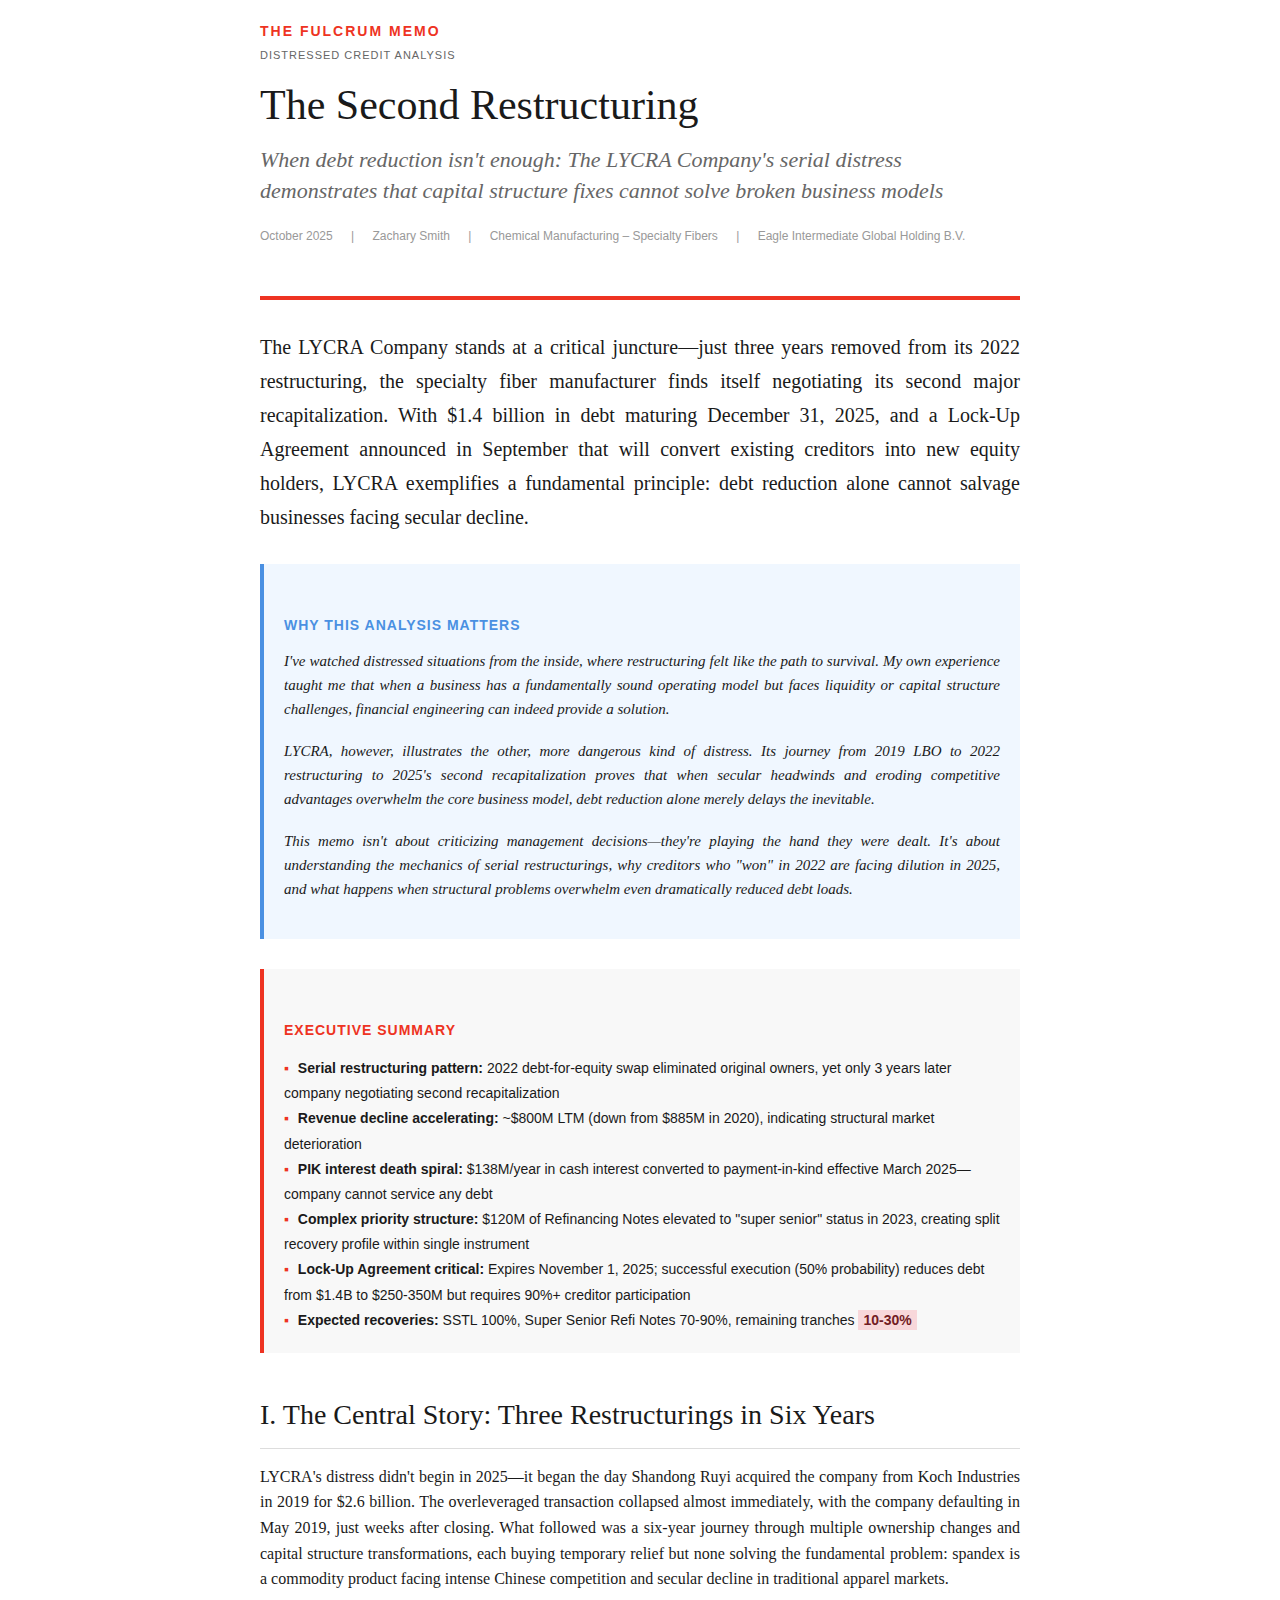
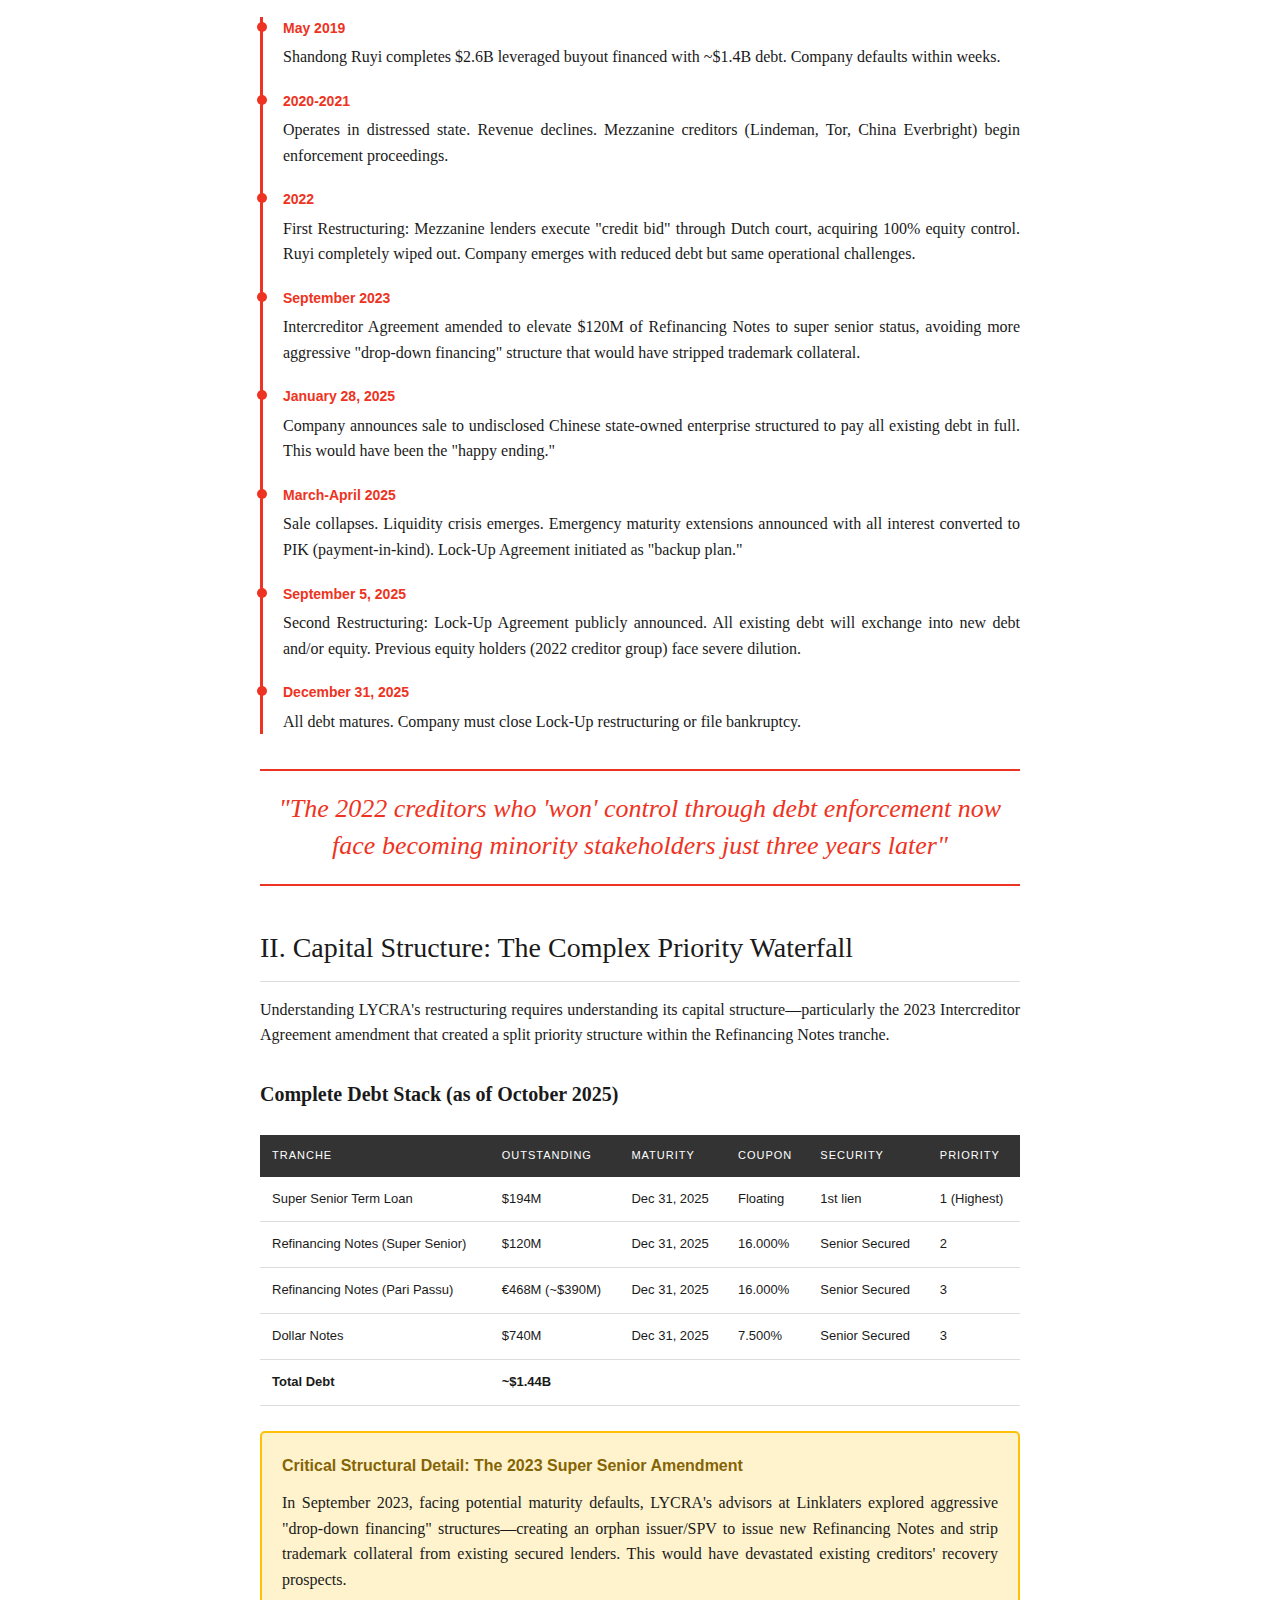
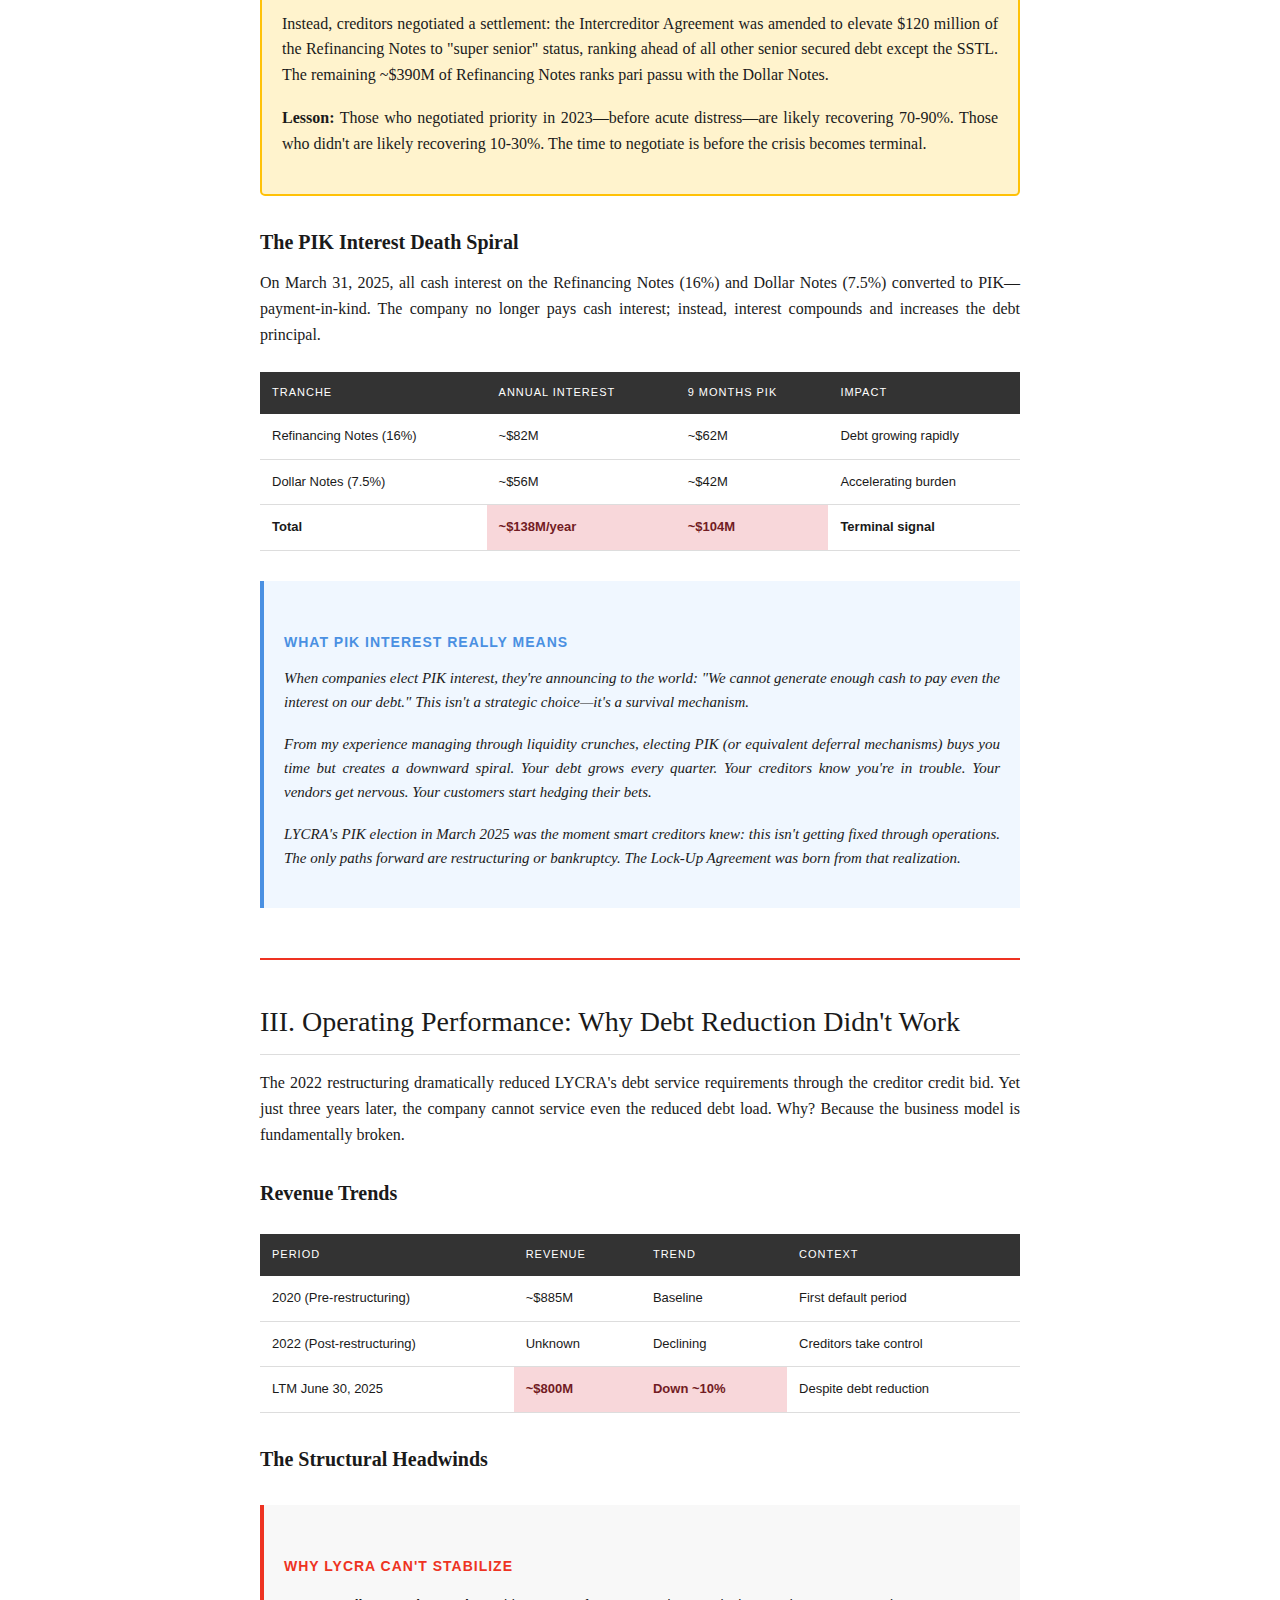
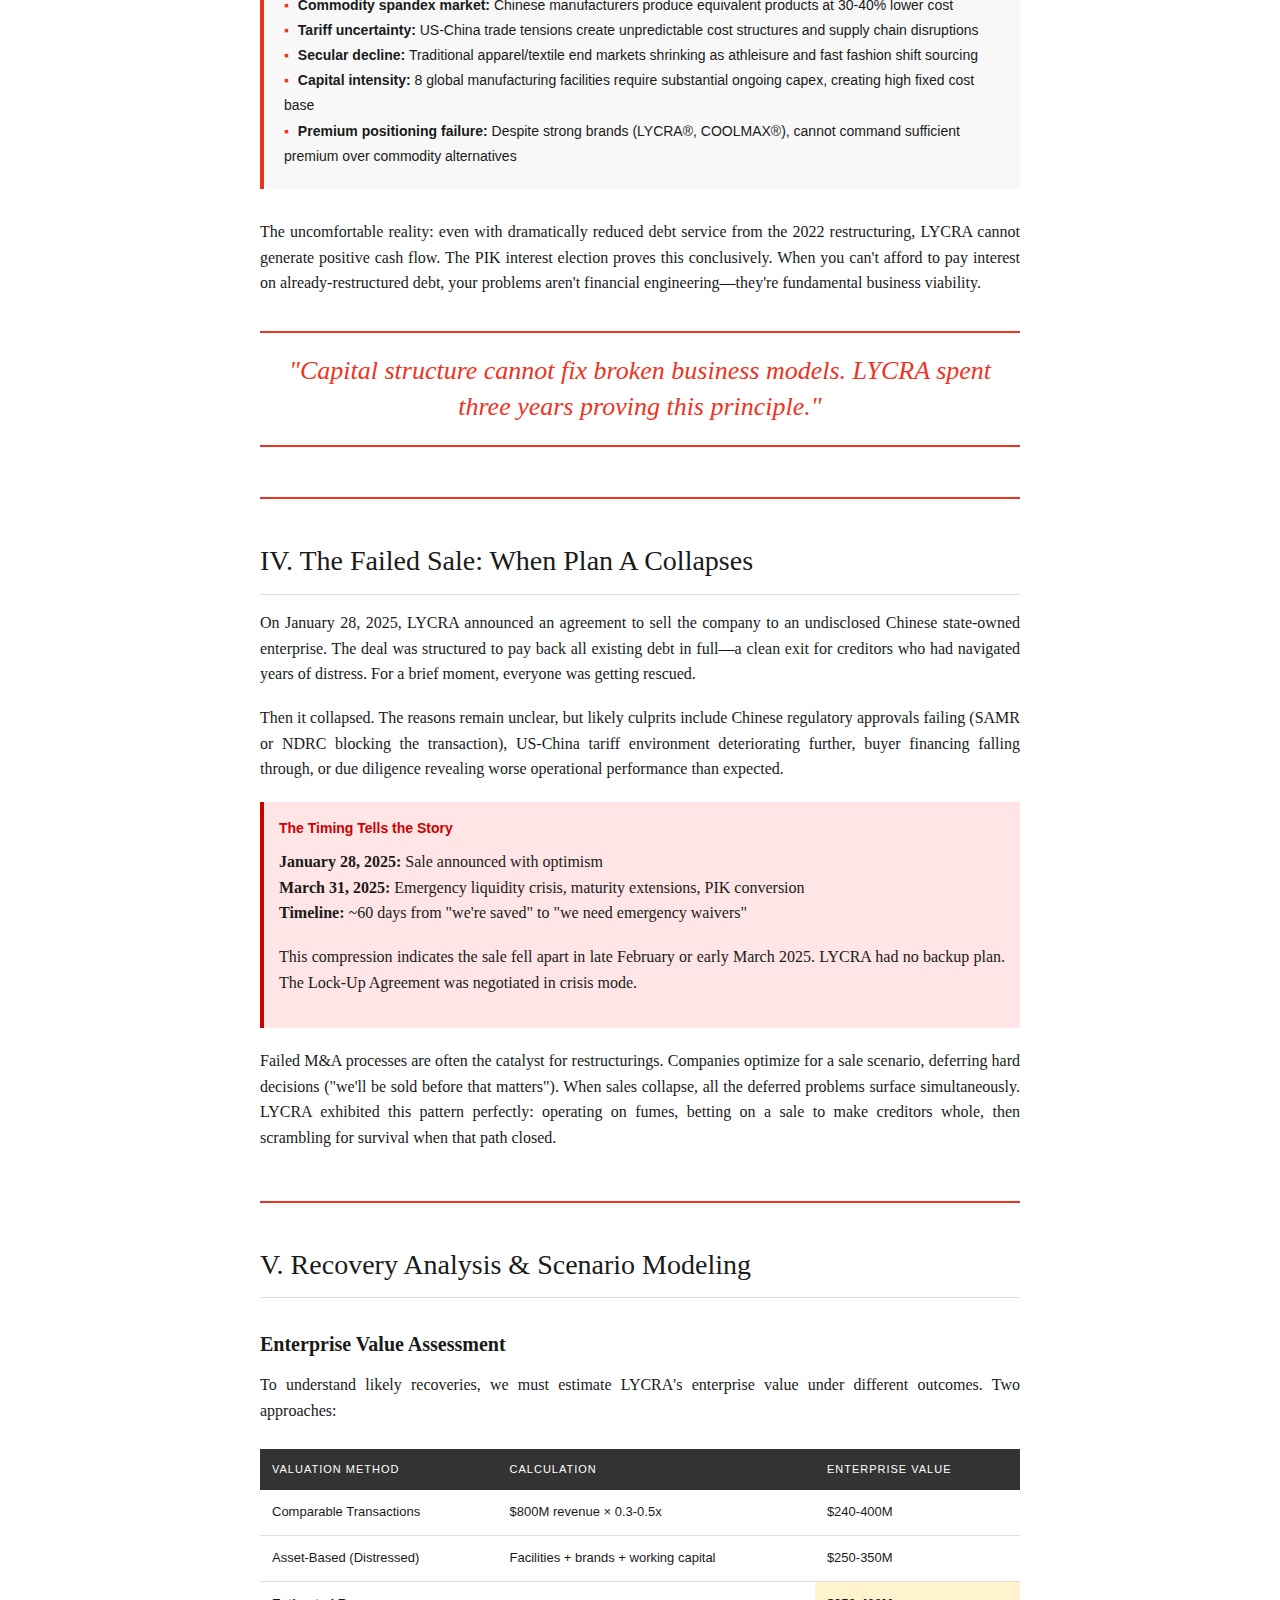
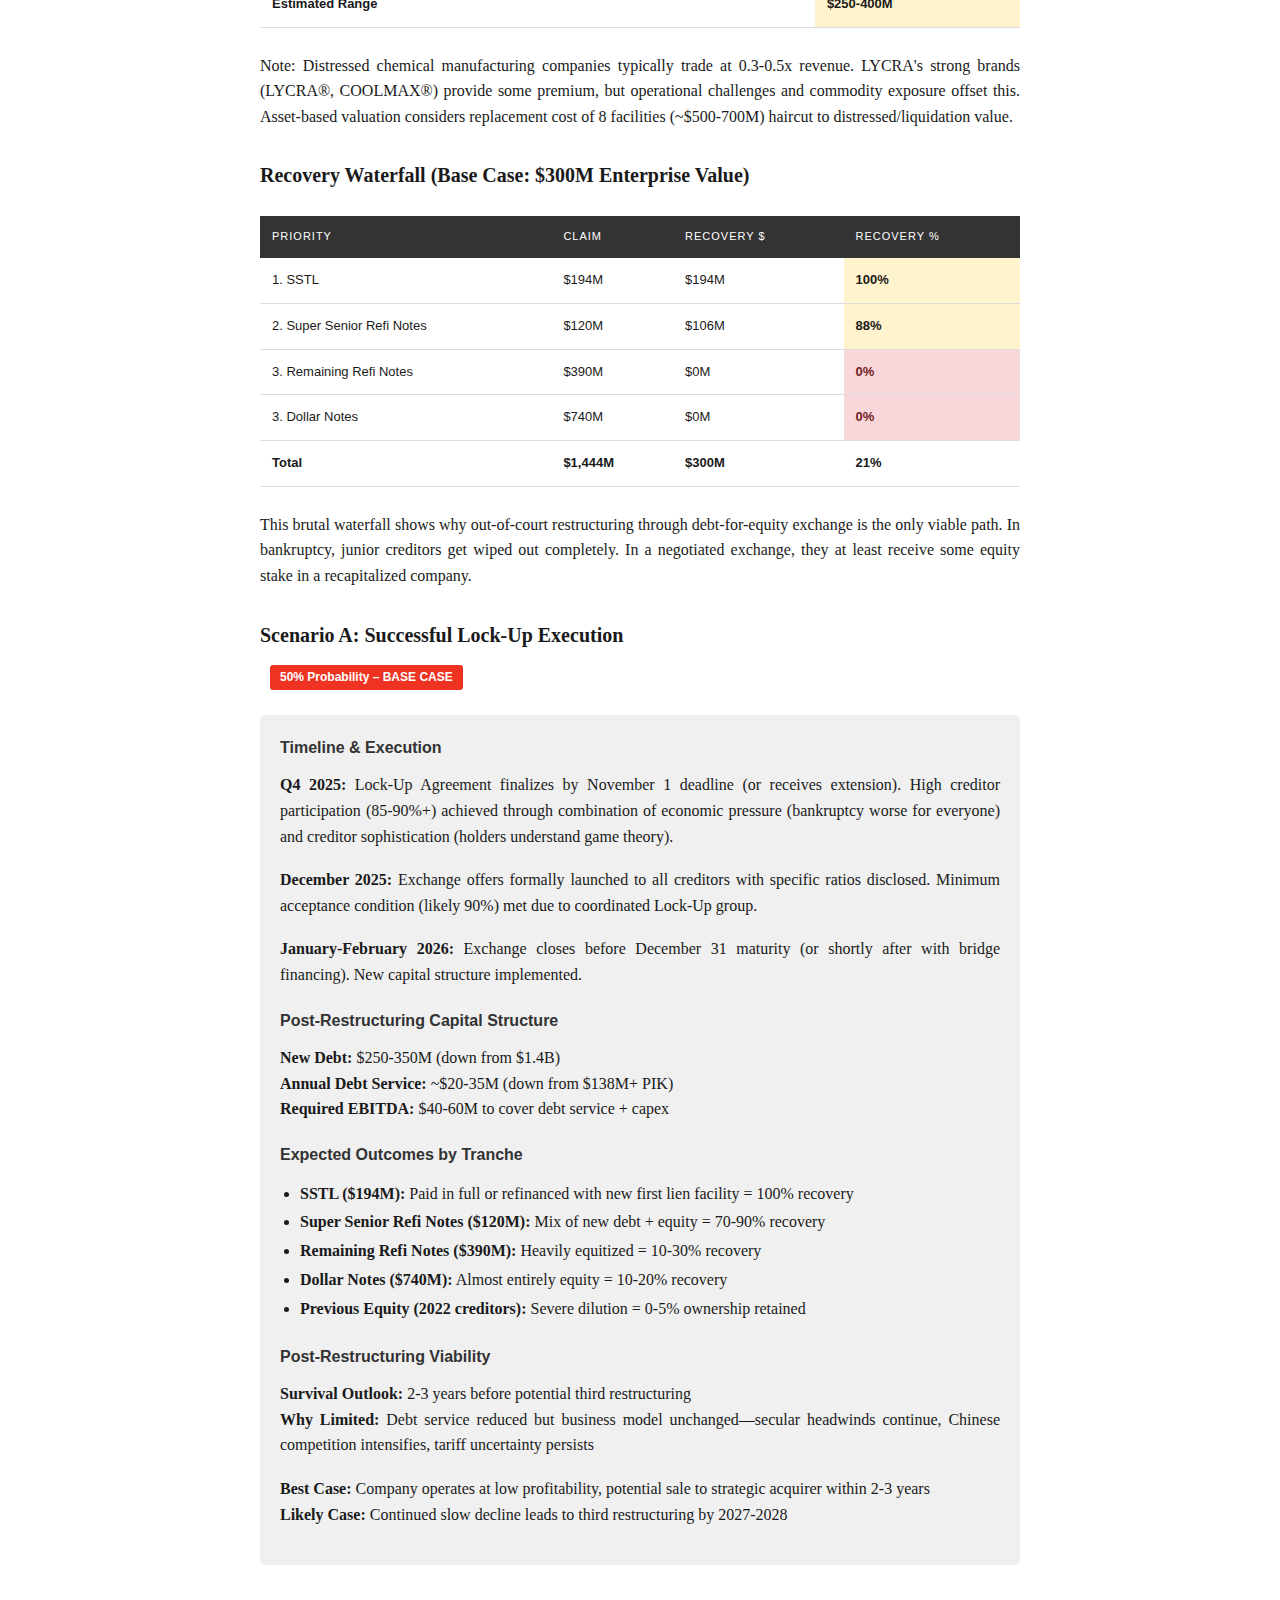
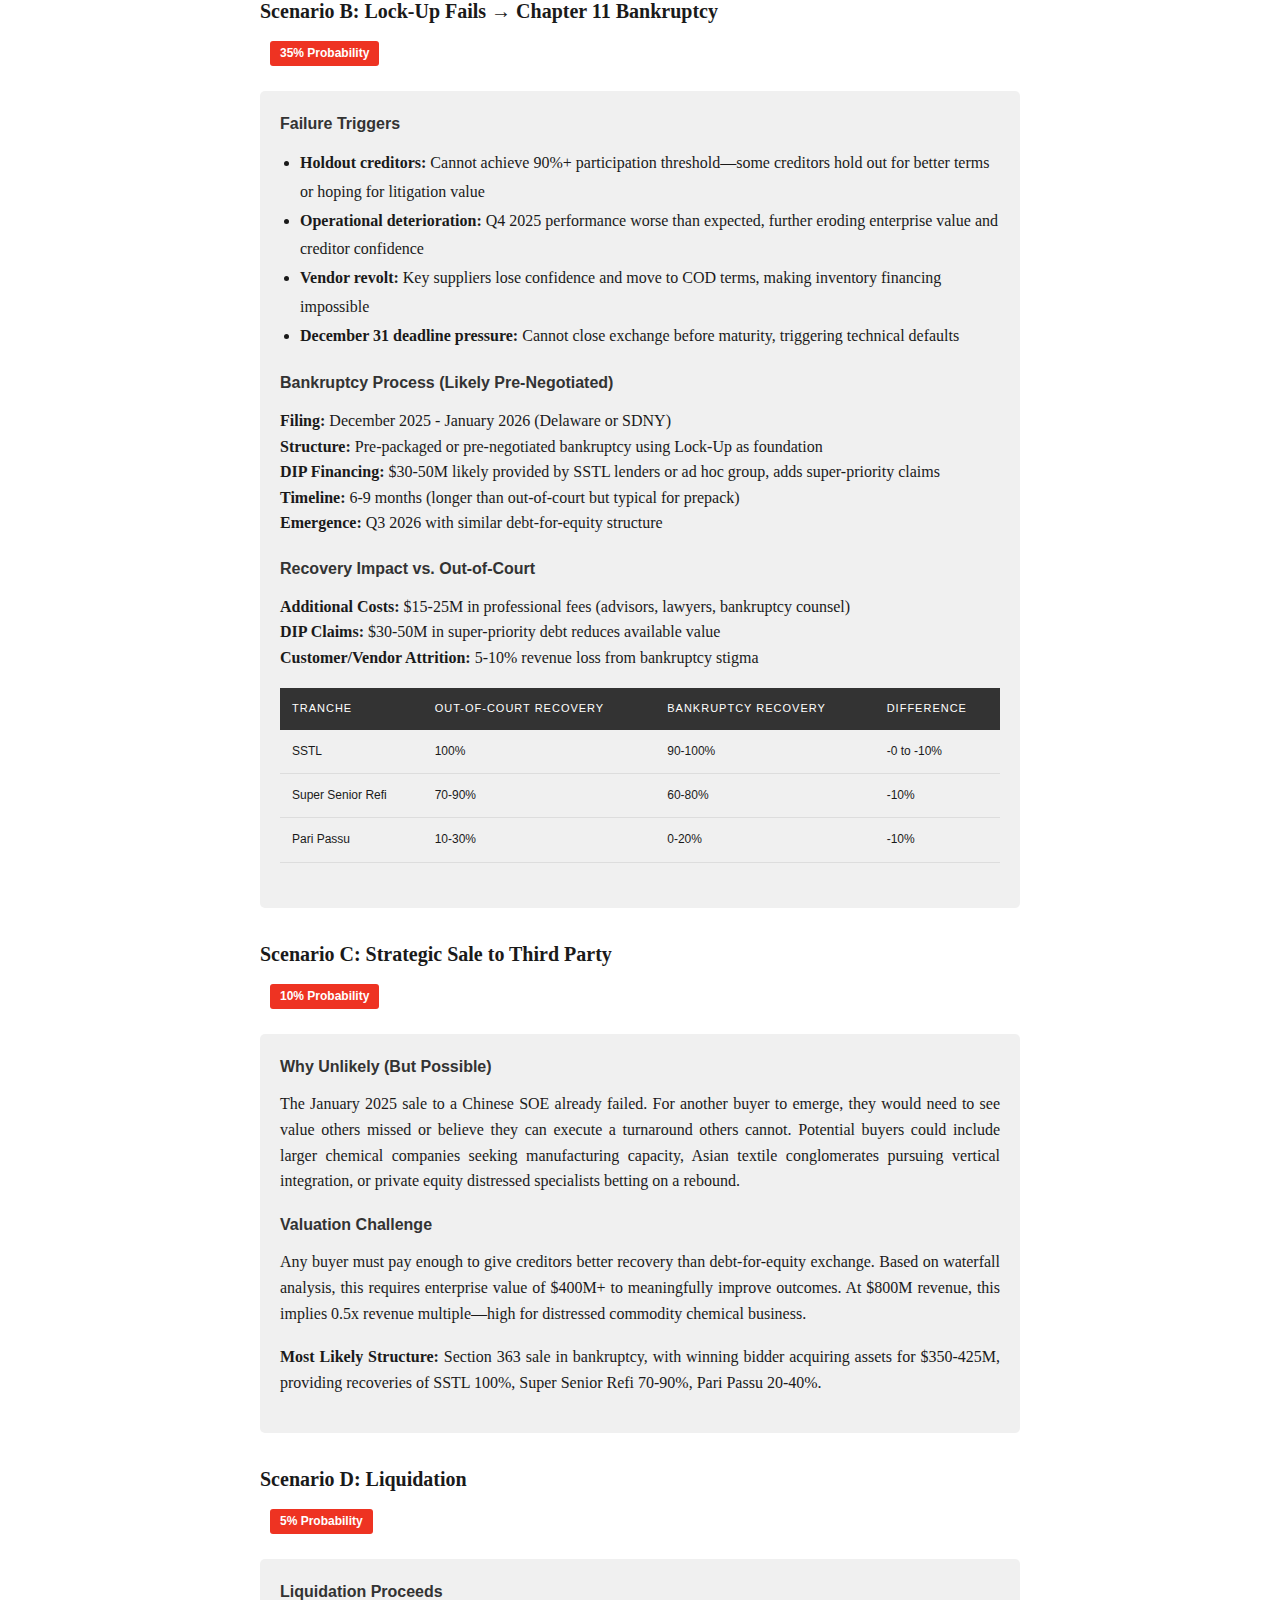
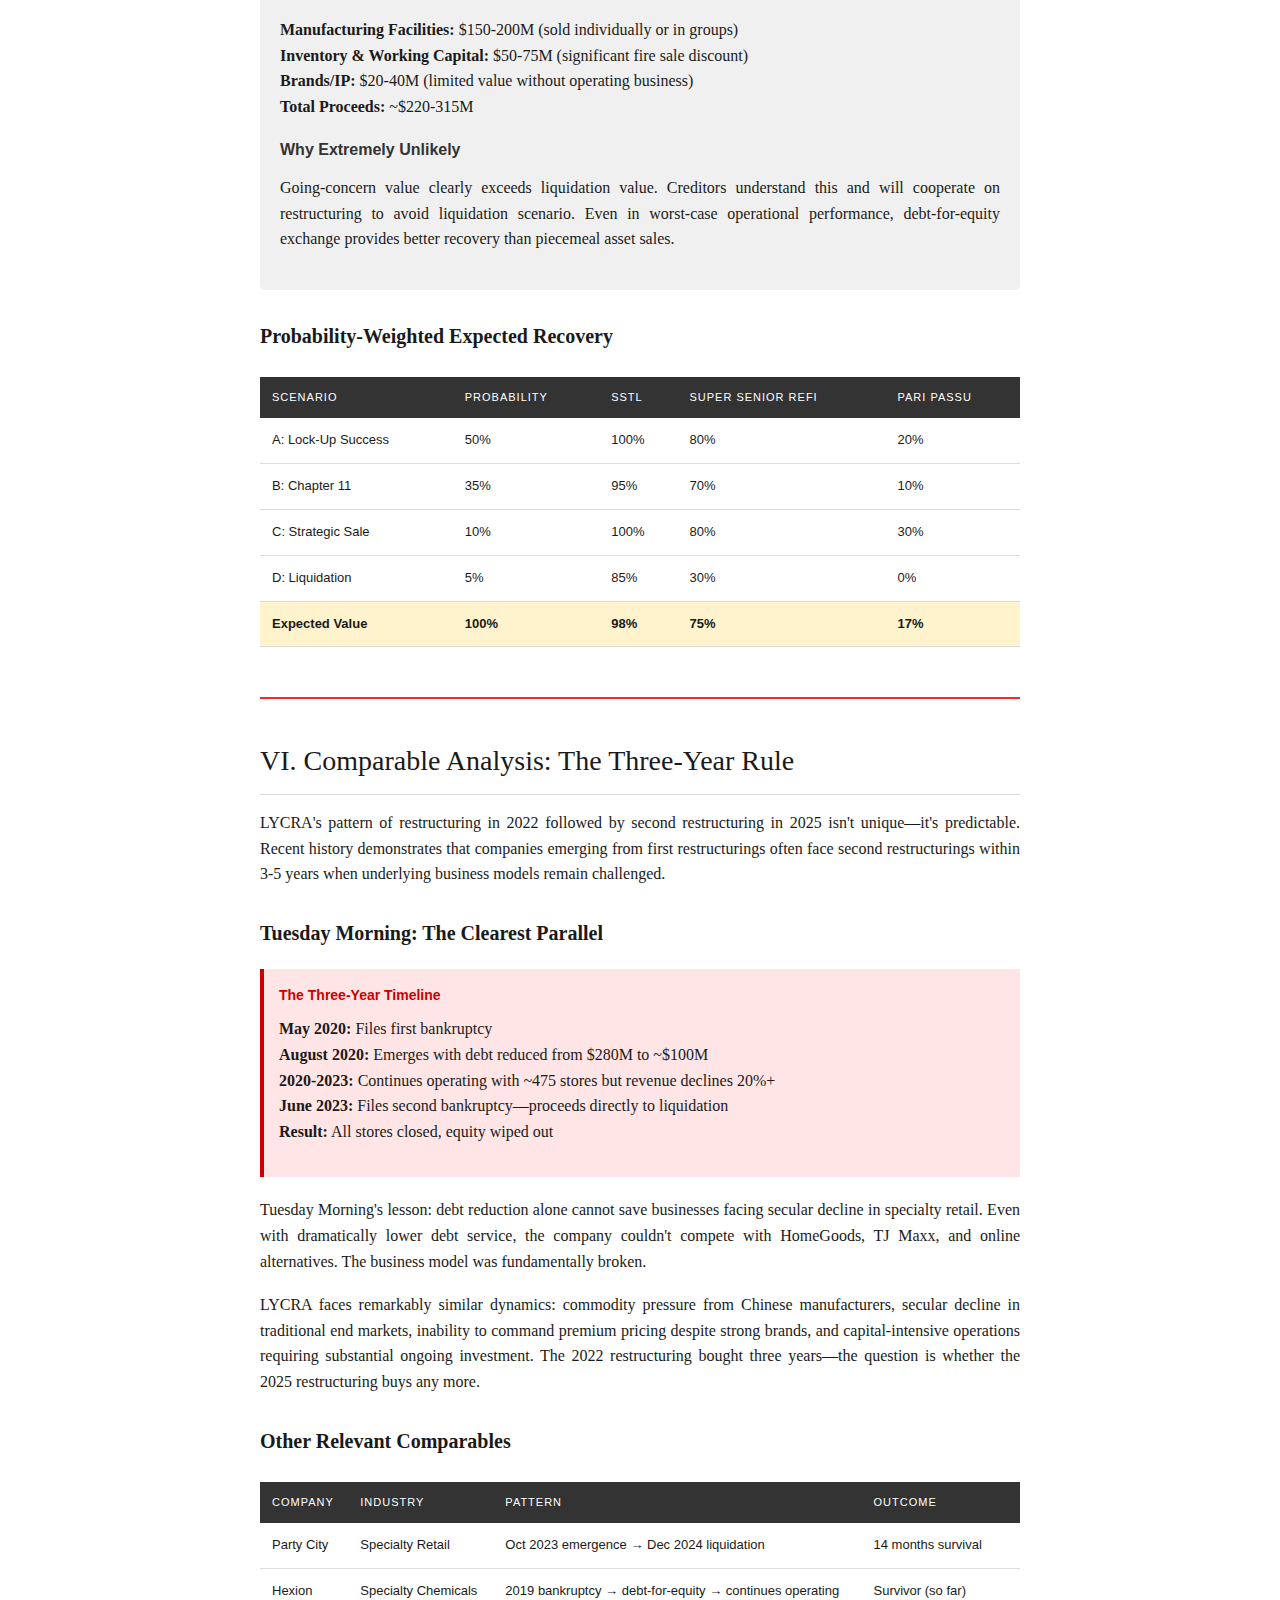
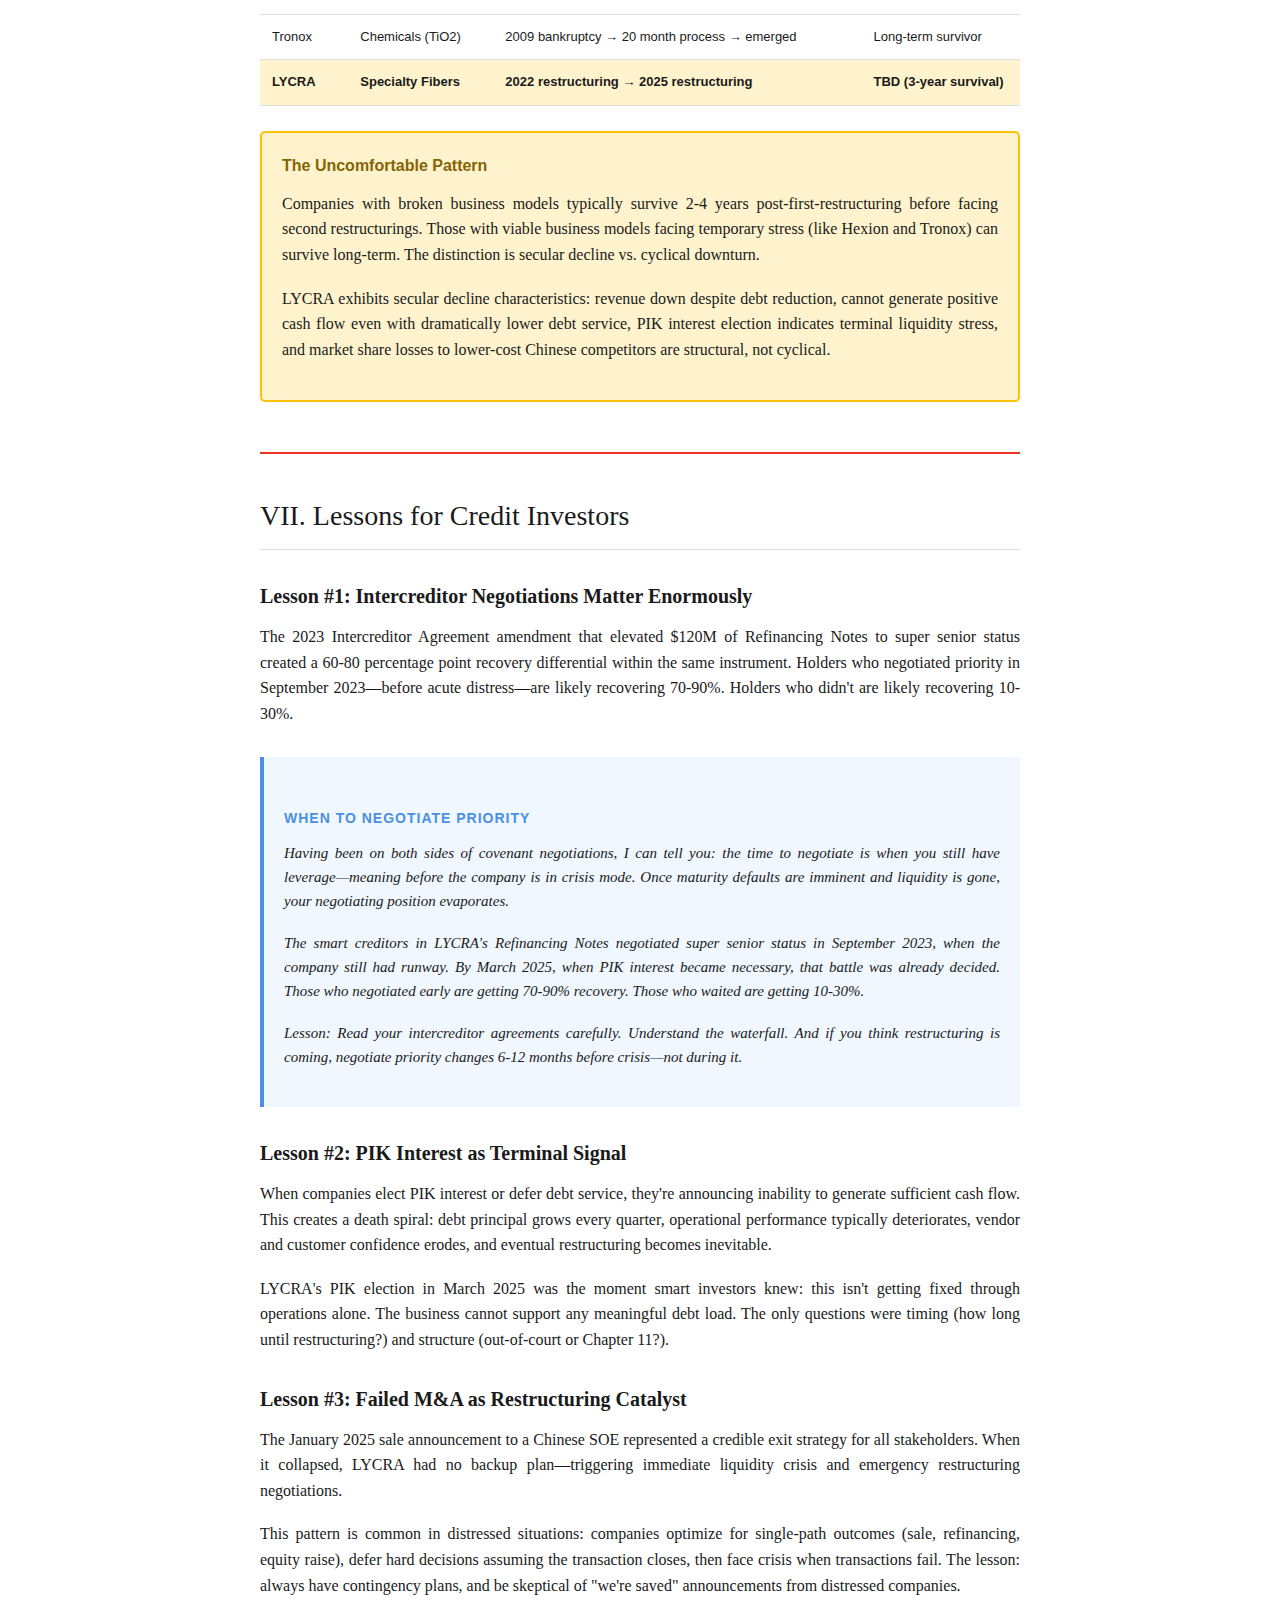
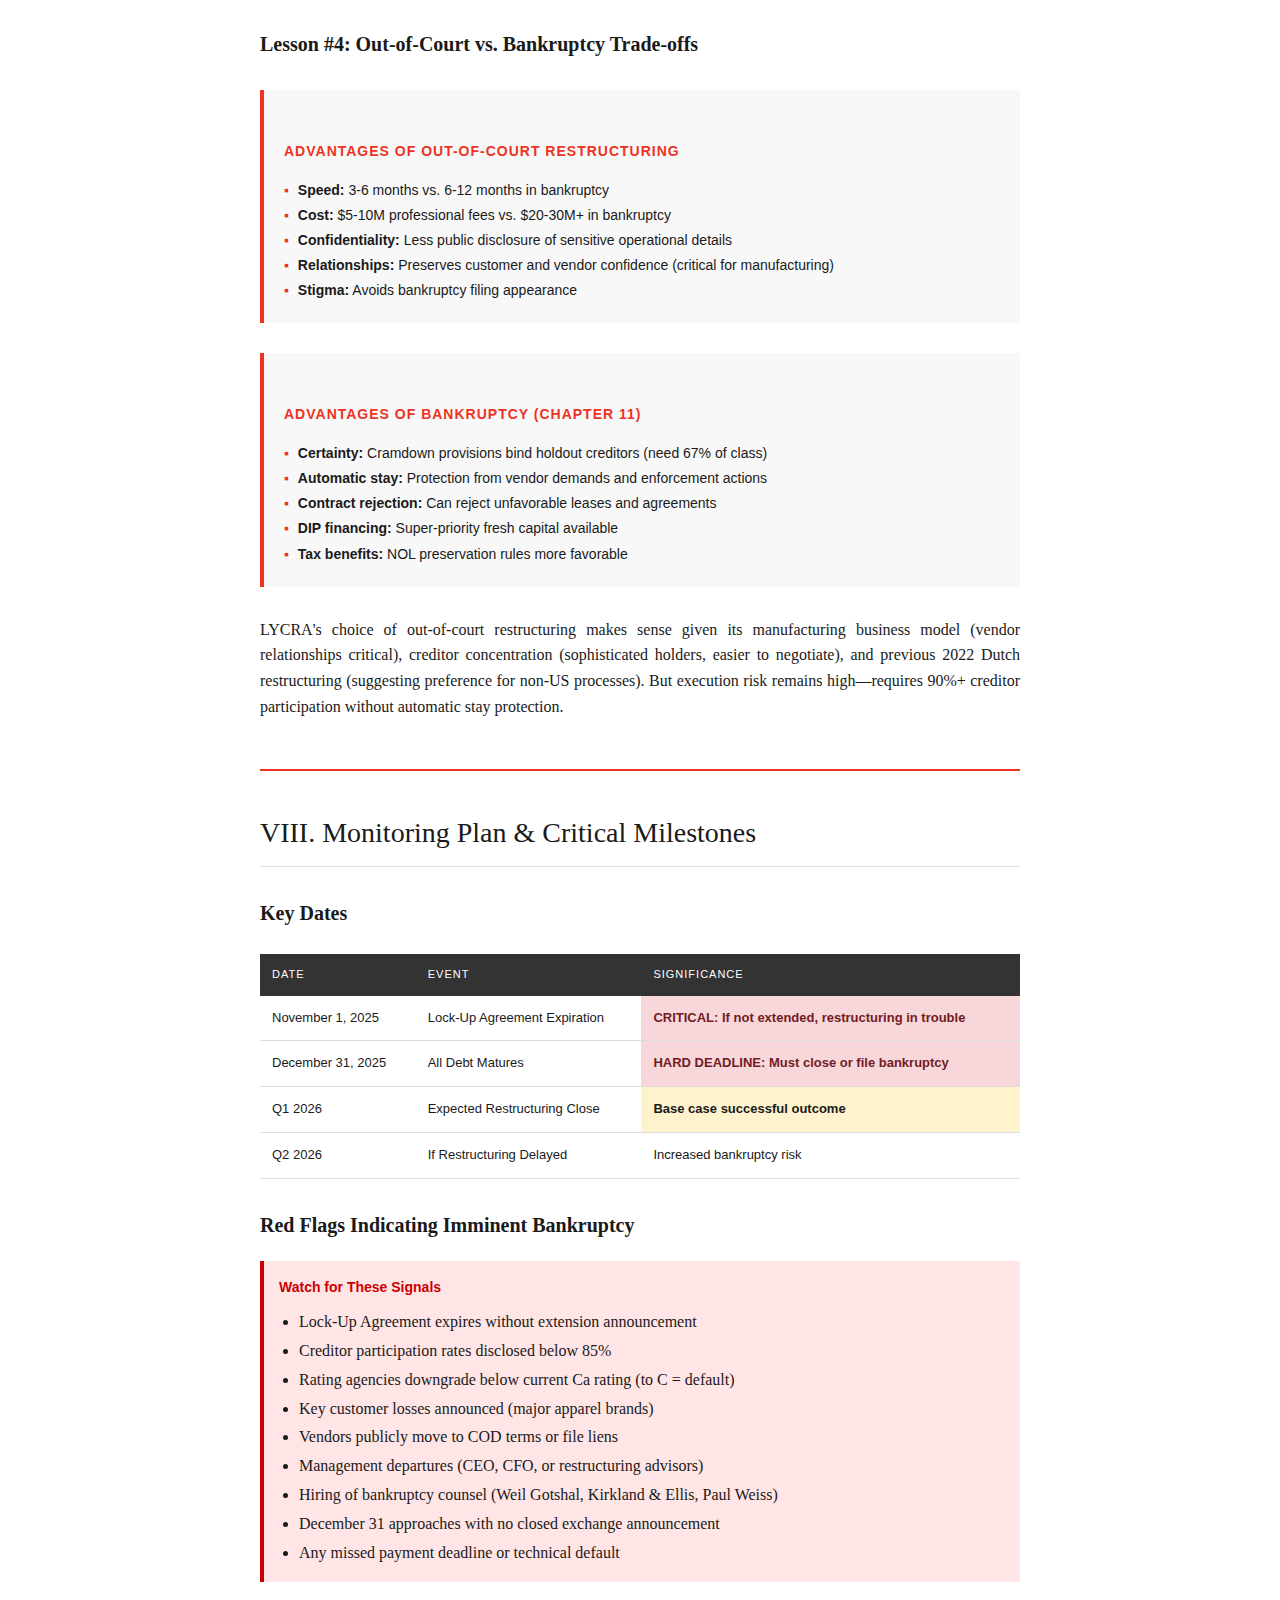
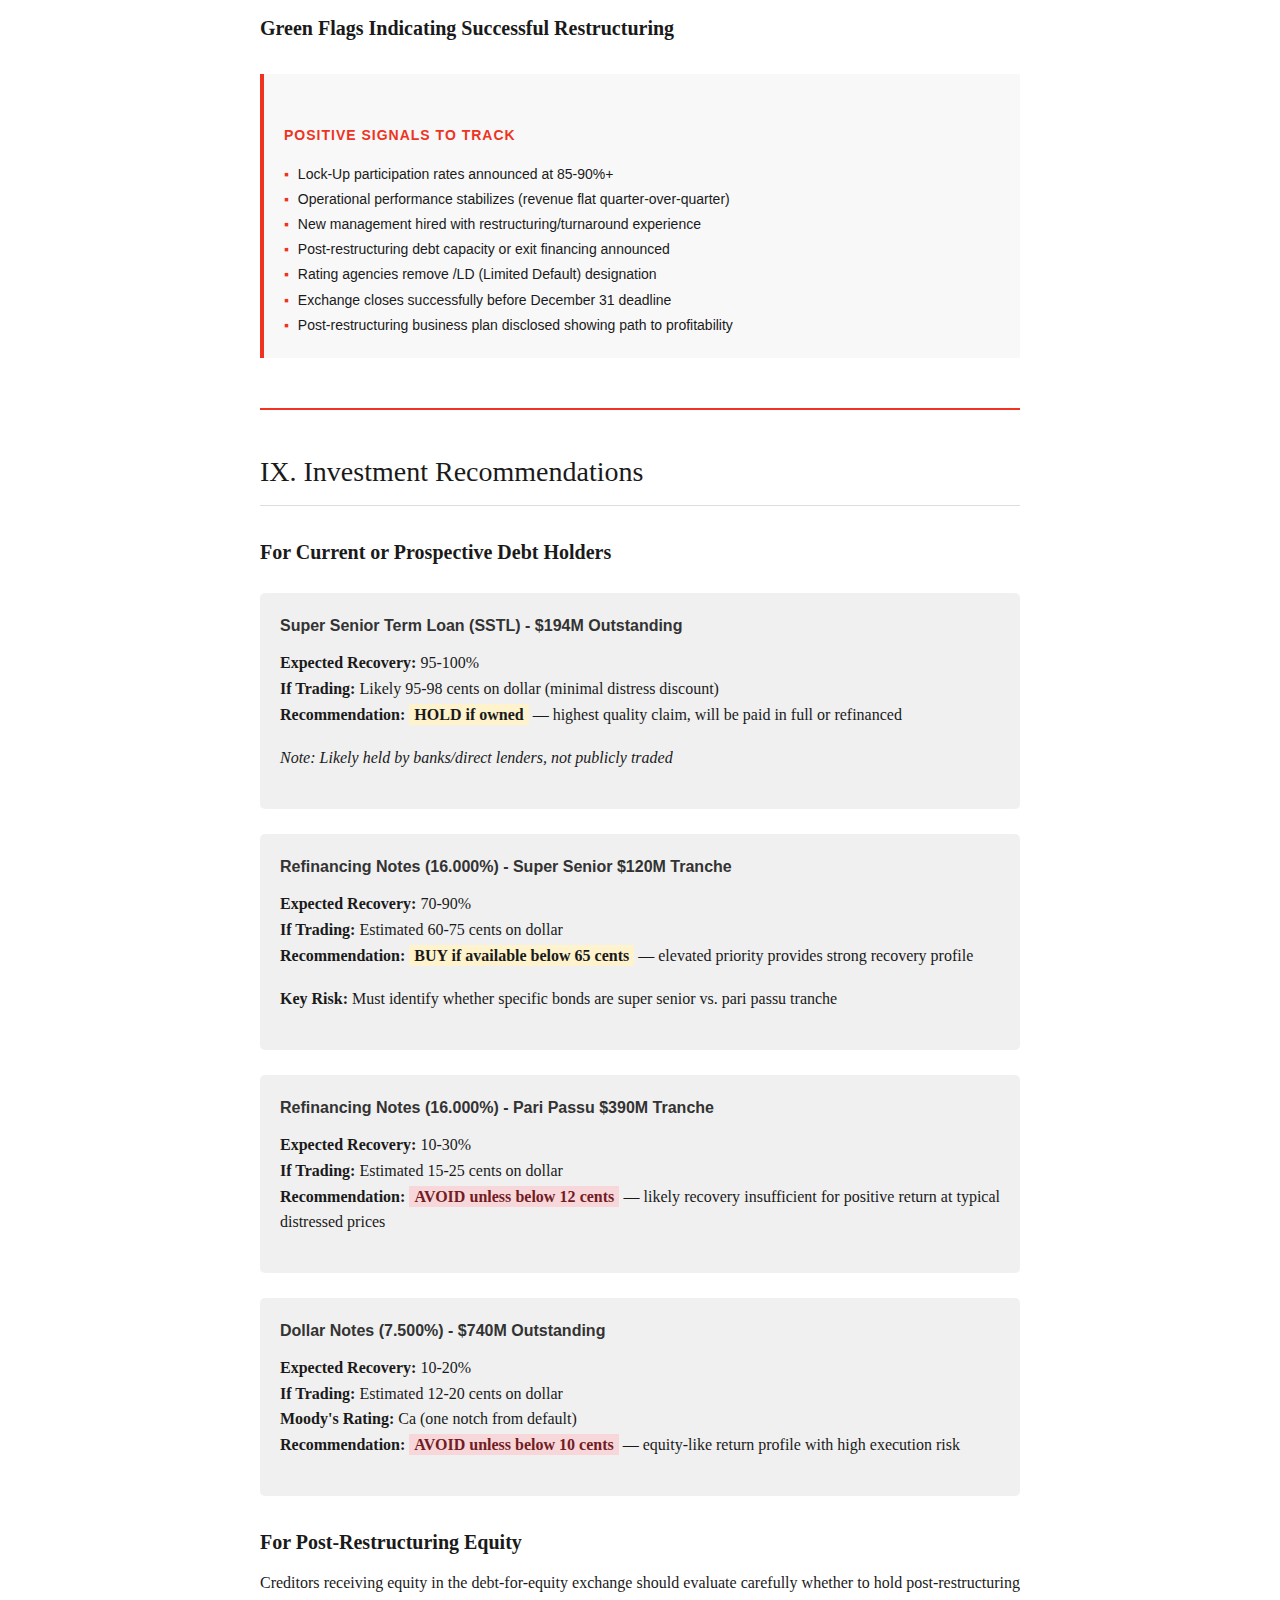
<file: docs/LYCRA.html>
<!DOCTYPE html>
<html lang="en">
<head>
    <meta charset="UTF-8">
    <meta name="viewport" content="width=device-width, initial-scale=1.0">
    <title>The Second Restructuring | The Fulcrum Memo</title>
    <style>
        * {
            margin: 0;
            padding: 0;
            box-sizing: border-box;
        }
        
        body {
            font-family: 'Georgia', 'Times New Roman', serif;
            line-height: 1.6;
            color: #1a1a1a;
            background-color: #ffffff;
            max-width: 800px;
            margin: 0 auto;
            padding: 20px;
        }
        
        .header {
            border-bottom: 4px solid #e32;
            padding-bottom: 20px;
            margin-bottom: 30px;
        }
        
        .publication-name {
            font-family: 'Arial', sans-serif;
            font-size: 14px;
            font-weight: bold;
            color: #e32;
            text-transform: uppercase;
            letter-spacing: 2px;
            margin-bottom: 5px;
        }
        
        .section-label {
            font-family: 'Arial', sans-serif;
            font-size: 11px;
            color: #666;
            text-transform: uppercase;
            letter-spacing: 1px;
            margin-bottom: 15px;
        }
        
        h1 {
            font-size: 42px;
            line-height: 1.2;
            margin-bottom: 15px;
            font-weight: normal;
        }
        
        .subtitle {
            font-size: 22px;
            color: #666;
            font-style: italic;
            margin-bottom: 20px;
            line-height: 1.4;
        }
        
        .meta {
            font-family: 'Arial', sans-serif;
            font-size: 12px;
            color: #999;
            margin-bottom: 30px;
        }
        
        .meta span {
            margin-right: 15px;
        }
        
        .lead {
            font-size: 20px;
            line-height: 1.7;
            margin-bottom: 25px;
            font-weight: normal;
        }
        
        .personal-note {
            background-color: #f0f7ff;
            border-left: 4px solid #4a90e2;
            padding: 20px;
            margin: 30px 0;
            font-family: 'Georgia', serif;
            font-size: 15px;
            font-style: italic;
        }
        
        .personal-note h3 {
            font-family: 'Arial', sans-serif;
            font-size: 14px;
            text-transform: uppercase;
            letter-spacing: 1px;
            margin-bottom: 12px;
            color: #4a90e2;
            font-style: normal;
        }
        
        .key-box {
            background-color: #f8f8f8;
            border-left: 4px solid #e32;
            padding: 20px;
            margin: 30px 0;
            font-family: 'Arial', sans-serif;
        }
        
        .key-box h3 {
            font-size: 14px;
            text-transform: uppercase;
            letter-spacing: 1px;
            margin-bottom: 15px;
            color: #e32;
        }
        
        .key-box ul {
            list-style: none;
            font-size: 14px;
            line-height: 1.8;
        }
        
        .key-box li:before {
            content: "▪ ";
            color: #e32;
            font-weight: bold;
            margin-right: 5px;
        }
        
        h2 {
            font-size: 28px;
            margin-top: 40px;
            margin-bottom: 15px;
            font-weight: normal;
            border-bottom: 1px solid #ddd;
            padding-bottom: 10px;
        }
        
        h3 {
            font-size: 20px;
            margin-top: 30px;
            margin-bottom: 12px;
            font-weight: bold;
        }
        
        p {
            margin-bottom: 18px;
            text-align: justify;
        }
        
        .data-table {
            width: 100%;
            border-collapse: collapse;
            margin: 25px 0;
            font-family: 'Arial', sans-serif;
            font-size: 13px;
        }
        
        .data-table th {
            background-color: #333;
            color: white;
            padding: 12px;
            text-align: left;
            font-weight: normal;
            text-transform: uppercase;
            font-size: 11px;
            letter-spacing: 1px;
        }
        
        .data-table td {
            padding: 12px;
            border-bottom: 1px solid #ddd;
        }
        
        .data-table tr:hover {
            background-color: #f8f8f8;
        }
        
        .highlight-stat {
            background-color: #fff3cd;
            padding: 2px 5px;
            font-weight: bold;
        }
        
        .negative-stat {
            background-color: #f8d7da;
            padding: 2px 5px;
            font-weight: bold;
            color: #721c24;
        }
        
        .pullquote {
            font-size: 26px;
            line-height: 1.4;
            font-style: italic;
            color: #e32;
            margin: 35px 0;
            padding: 20px 0;
            border-top: 2px solid #e32;
            border-bottom: 2px solid #e32;
            text-align: center;
        }
        
        .scenario-box {
            background-color: #f0f0f0;
            padding: 20px;
            margin: 25px 0;
            border-radius: 5px;
        }
        
        .scenario-box h4 {
            font-family: 'Arial', sans-serif;
            font-size: 16px;
            margin-bottom: 12px;
            color: #333;
        }
        
        .probability {
            display: inline-block;
            background-color: #e32;
            color: white;
            padding: 3px 10px;
            border-radius: 3px;
            font-family: 'Arial', sans-serif;
            font-size: 12px;
            font-weight: bold;
            margin-left: 10px;
        }
        
        .timeline {
            border-left: 3px solid #e32;
            padding-left: 20px;
            margin: 25px 0;
        }
        
        .timeline-item {
            margin-bottom: 20px;
            position: relative;
        }
        
        .timeline-item:before {
            content: "";
            position: absolute;
            left: -26px;
            top: 5px;
            width: 10px;
            height: 10px;
            border-radius: 50%;
            background-color: #e32;
        }
        
        .timeline-date {
            font-family: 'Arial', sans-serif;
            font-weight: bold;
            font-size: 14px;
            color: #e32;
            margin-bottom: 5px;
        }
        
        .phase-box {
            background-color: #ffe5e5;
            border-left: 4px solid #c00;
            padding: 15px;
            margin: 20px 0;
        }
        
        .phase-box h4 {
            font-family: 'Arial', sans-serif;
            font-size: 14px;
            color: #c00;
            margin-bottom: 10px;
        }
        
        .warning-box {
            background-color: #fff3cd;
            border: 2px solid #ffc107;
            padding: 20px;
            margin: 25px 0;
            border-radius: 5px;
        }
        
        .warning-box h4 {
            font-family: 'Arial', sans-serif;
            font-size: 16px;
            color: #856404;
            margin-bottom: 12px;
        }
        
        .section-divider {
            border-top: 2px solid #e32;
            margin: 50px 0 40px 0;
        }
        
        .footer {
            margin-top: 60px;
            padding-top: 30px;
            border-top: 2px solid #ddd;
            font-family: 'Arial', sans-serif;
            font-size: 12px;
            color: #666;
        }
        
        .footer-contact {
            margin-bottom: 15px;
            font-weight: bold;
        }
        
        .disclaimer {
            font-size: 10px;
            color: #999;
            line-height: 1.5;
            margin-top: 20px;
        }
        
        @media print {
            body {
                max-width: 100%;
            }
        }
    </style>
</head>
<body>
    <div class="header">
        <div class="publication-name">The Fulcrum Memo</div>
        <div class="section-label">Distressed Credit Analysis</div>
        <h1>The Second Restructuring</h1>
        <div class="subtitle">When debt reduction isn't enough: The LYCRA Company's serial distress demonstrates that capital structure fixes cannot solve broken business models</div>
        <div class="meta">
            <span>October 2025</span>
            <span>|</span>
            <span>Zachary Smith</span>
            <span>|</span>
            <span>Chemical Manufacturing – Specialty Fibers</span>
            <span>|</span>
            <span>Eagle Intermediate Global Holding B.V.</span>
        </div>
    </div>

    <p class="lead">The LYCRA Company stands at a critical juncture—just three years removed from its 2022 restructuring, the specialty fiber manufacturer finds itself negotiating its second major recapitalization. With $1.4 billion in debt maturing December 31, 2025, and a Lock-Up Agreement announced in September that will convert existing creditors into new equity holders, LYCRA exemplifies a fundamental principle: debt reduction alone cannot salvage businesses facing secular decline.</p>

    <div class="personal-note">
        <h3>Why This Analysis Matters</h3>
        <p>I've watched distressed situations from the inside, where restructuring felt like the path to survival. My own experience taught me that when a business has a fundamentally sound operating model but faces liquidity or capital structure challenges, financial engineering can indeed provide a solution.</p>
        <p style="margin-top: 12px;">LYCRA, however, illustrates the other, more dangerous kind of distress. Its journey from 2019 LBO to 2022 restructuring to 2025's second recapitalization proves that when secular headwinds and eroding competitive advantages overwhelm the core business model, debt reduction alone merely delays the inevitable.</p>
<p style="margin-top: 12px;">This memo isn't about criticizing management decisions—they're playing the hand they were dealt. It's about understanding the mechanics of serial restructurings, why creditors who "won" in 2022 are facing dilution in 2025, and what happens when structural problems overwhelm even dramatically reduced debt loads.</p>
    </div>

    <div class="key-box">
        <h3>Executive Summary</h3>
        <ul>
            <li><strong>Serial restructuring pattern:</strong> 2022 debt-for-equity swap eliminated original owners, yet only 3 years later company negotiating second recapitalization</li>
            <li><strong>Revenue decline accelerating:</strong> ~$800M LTM (down from $885M in 2020), indicating structural market deterioration</li>
            <li><strong>PIK interest death spiral:</strong> $138M/year in cash interest converted to payment-in-kind effective March 2025—company cannot service any debt</li>
            <li><strong>Complex priority structure:</strong> $120M of Refinancing Notes elevated to "super senior" status in 2023, creating split recovery profile within single instrument</li>
            <li><strong>Lock-Up Agreement critical:</strong> Expires November 1, 2025; successful execution (50% probability) reduces debt from $1.4B to $250-350M but requires 90%+ creditor participation</li>
            <li><strong>Expected recoveries:</strong> SSTL 100%, Super Senior Refi Notes 70-90%, remaining tranches <span class="negative-stat">10-30%</span></li>
        </ul>
    </div>

    <h2>I. The Central Story: Three Restructurings in Six Years</h2>

    <p>LYCRA's distress didn't begin in 2025—it began the day Shandong Ruyi acquired the company from Koch Industries in 2019 for $2.6 billion. The overleveraged transaction collapsed almost immediately, with the company defaulting in May 2019, just weeks after closing. What followed was a six-year journey through multiple ownership changes and capital structure transformations, each buying temporary relief but none solving the fundamental problem: spandex is a commodity product facing intense Chinese competition and secular decline in traditional apparel markets.</p>

    <div class="timeline">
        <div class="timeline-item">
            <div class="timeline-date">May 2019</div>
            <p>Shandong Ruyi completes $2.6B leveraged buyout financed with ~$1.4B debt. Company defaults within weeks.</p>
        </div>
        <div class="timeline-item">
            <div class="timeline-date">2020-2021</div>
            <p>Operates in distressed state. Revenue declines. Mezzanine creditors (Lindeman, Tor, China Everbright) begin enforcement proceedings.</p>
        </div>
        <div class="timeline-item">
            <div class="timeline-date">2022</div>
            <p>First Restructuring: Mezzanine lenders execute "credit bid" through Dutch court, acquiring 100% equity control. Ruyi completely wiped out. Company emerges with reduced debt but same operational challenges.</p>
        </div>
        <div class="timeline-item">
            <div class="timeline-date">September 2023</div>
            <p>Intercreditor Agreement amended to elevate $120M of Refinancing Notes to super senior status, avoiding more aggressive "drop-down financing" structure that would have stripped trademark collateral.</p>
        </div>
        <div class="timeline-item">
            <div class="timeline-date">January 28, 2025</div>
            <p>Company announces sale to undisclosed Chinese state-owned enterprise structured to pay all existing debt in full. This would have been the "happy ending."</p>
        </div>
        <div class="timeline-item">
            <div class="timeline-date">March-April 2025</div>
            <p>Sale collapses. Liquidity crisis emerges. Emergency maturity extensions announced with all interest converted to PIK (payment-in-kind). Lock-Up Agreement initiated as "backup plan."</p>
        </div>
        <div class="timeline-item">
            <div class="timeline-date">September 5, 2025</div>
            <p>Second Restructuring: Lock-Up Agreement publicly announced. All existing debt will exchange into new debt and/or equity. Previous equity holders (2022 creditor group) face severe dilution.</p>
        </div>
        <div class="timeline-item">
            <div class="timeline-date">December 31, 2025</div>
            <p>All debt matures. Company must close Lock-Up restructuring or file bankruptcy.</p>
        </div>
    </div>

    <div class="pullquote">
        "The 2022 creditors who 'won' control through debt enforcement now face becoming minority stakeholders just three years later"
    </div>

    <h2>II. Capital Structure: The Complex Priority Waterfall</h2>

    <p>Understanding LYCRA's restructuring requires understanding its capital structure—particularly the 2023 Intercreditor Agreement amendment that created a split priority structure within the Refinancing Notes tranche.</p>

    <h3>Complete Debt Stack (as of October 2025)</h3>

    <table class="data-table">
        <thead>
            <tr>
                <th>Tranche</th>
                <th>Outstanding</th>
                <th>Maturity</th>
                <th>Coupon</th>
                <th>Security</th>
                <th>Priority</th>
            </tr>
        </thead>
        <tbody>
            <tr>
                <td>Super Senior Term Loan</td>
                <td>$194M</td>
                <td>Dec 31, 2025</td>
                <td>Floating</td>
                <td>1st lien</td>
                <td>1 (Highest)</td>
            </tr>
            <tr>
                <td>Refinancing Notes (Super Senior)</td>
                <td>$120M</td>
                <td>Dec 31, 2025</td>
                <td>16.000%</td>
                <td>Senior Secured</td>
                <td>2</td>
            </tr>
            <tr>
                <td>Refinancing Notes (Pari Passu)</td>
                <td>€468M (~$390M)</td>
                <td>Dec 31, 2025</td>
                <td>16.000%</td>
                <td>Senior Secured</td>
                <td>3</td>
            </tr>
            <tr>
                <td>Dollar Notes</td>
                <td>$740M</td>
                <td>Dec 31, 2025</td>
                <td>7.500%</td>
                <td>Senior Secured</td>
                <td>3</td>
            </tr>
            <tr>
                <td><strong>Total Debt</strong></td>
                <td><strong>~$1.44B</strong></td>
                <td></td>
                <td></td>
                <td></td>
                <td></td>
            </tr>
        </tbody>
    </table>

    <div class="warning-box">
        <h4>Critical Structural Detail: The 2023 Super Senior Amendment</h4>
        <p>In September 2023, facing potential maturity defaults, LYCRA's advisors at Linklaters explored aggressive "drop-down financing" structures—creating an orphan issuer/SPV to issue new Refinancing Notes and strip trademark collateral from existing secured lenders. This would have devastated existing creditors' recovery prospects.</p>
        <p style="margin-top: 12px;">Instead, creditors negotiated a settlement: the Intercreditor Agreement was amended to elevate $120 million of the Refinancing Notes to "super senior" status, ranking ahead of all other senior secured debt except the SSTL. The remaining ~$390M of Refinancing Notes ranks pari passu with the Dollar Notes.</p>
        <p style="margin-top: 12px;"><strong>Lesson:</strong> Those who negotiated priority in 2023—before acute distress—are likely recovering 70-90%. Those who didn't are likely recovering 10-30%. The time to negotiate is before the crisis becomes terminal.</p>
    </div>

    <h3>The PIK Interest Death Spiral</h3>

    <p>On March 31, 2025, all cash interest on the Refinancing Notes (16%) and Dollar Notes (7.5%) converted to PIK—payment-in-kind. The company no longer pays cash interest; instead, interest compounds and increases the debt principal.</p>

    <table class="data-table">
        <thead>
            <tr>
                <th>Tranche</th>
                <th>Annual Interest</th>
                <th>9 Months PIK</th>
                <th>Impact</th>
            </tr>
        </thead>
        <tbody>
            <tr>
                <td>Refinancing Notes (16%)</td>
                <td>~$82M</td>
                <td>~$62M</td>
                <td>Debt growing rapidly</td>
            </tr>
            <tr>
                <td>Dollar Notes (7.5%)</td>
                <td>~$56M</td>
                <td>~$42M</td>
                <td>Accelerating burden</td>
            </tr>
            <tr>
                <td><strong>Total</strong></td>
                <td class="negative-stat"><strong>~$138M/year</strong></td>
                <td class="negative-stat"><strong>~$104M</strong></td>
                <td><strong>Terminal signal</strong></td>
            </tr>
        </tbody>
    </table>

    <div class="personal-note">
        <h3>What PIK Interest Really Means</h3>
        <p>When companies elect PIK interest, they're announcing to the world: "We cannot generate enough cash to pay even the interest on our debt." This isn't a strategic choice—it's a survival mechanism.</p>
        <p style="margin-top: 12px;">From my experience managing through liquidity crunches, electing PIK (or equivalent deferral mechanisms) buys you time but creates a downward spiral. Your debt grows every quarter. Your creditors know you're in trouble. Your vendors get nervous. Your customers start hedging their bets.</p>
        <p style="margin-top: 12px;">LYCRA's PIK election in March 2025 was the moment smart creditors knew: this isn't getting fixed through operations. The only paths forward are restructuring or bankruptcy. The Lock-Up Agreement was born from that realization.</p>
    </div>

    <div class="section-divider"></div>

    <h2>III. Operating Performance: Why Debt Reduction Didn't Work</h2>

    <p>The 2022 restructuring dramatically reduced LYCRA's debt service requirements through the creditor credit bid. Yet just three years later, the company cannot service even the reduced debt load. Why? Because the business model is fundamentally broken.</p>

    <h3>Revenue Trends</h3>

    <table class="data-table">
        <thead>
            <tr>
                <th>Period</th>
                <th>Revenue</th>
                <th>Trend</th>
                <th>Context</th>
            </tr>
        </thead>
        <tbody>
            <tr>
                <td>2020 (Pre-restructuring)</td>
                <td>~$885M</td>
                <td>Baseline</td>
                <td>First default period</td>
            </tr>
            <tr>
                <td>2022 (Post-restructuring)</td>
                <td>Unknown</td>
                <td>Declining</td>
                <td>Creditors take control</td>
            </tr>
            <tr>
                <td>LTM June 30, 2025</td>
                <td class="negative-stat">~$800M</td>
                <td class="negative-stat">Down ~10%</td>
                <td>Despite debt reduction</td>
            </tr>
        </tbody>
    </table>

    <h3>The Structural Headwinds</h3>

    <div class="key-box">
        <h3>Why LYCRA Can't Stabilize</h3>
        <ul>
            <li><strong>Commodity spandex market:</strong> Chinese manufacturers produce equivalent products at 30-40% lower cost</li>
            <li><strong>Tariff uncertainty:</strong> US-China trade tensions create unpredictable cost structures and supply chain disruptions</li>
            <li><strong>Secular decline:</strong> Traditional apparel/textile end markets shrinking as athleisure and fast fashion shift sourcing</li>
            <li><strong>Capital intensity:</strong> 8 global manufacturing facilities require substantial ongoing capex, creating high fixed cost base</li>
            <li><strong>Premium positioning failure:</strong> Despite strong brands (LYCRA®, COOLMAX®), cannot command sufficient premium over commodity alternatives</li>
        </ul>
    </div>

    <p>The uncomfortable reality: even with dramatically reduced debt service from the 2022 restructuring, LYCRA cannot generate positive cash flow. The PIK interest election proves this conclusively. When you can't afford to pay interest on already-restructured debt, your problems aren't financial engineering—they're fundamental business viability.</p>

    <div class="pullquote">
        "Capital structure cannot fix broken business models. LYCRA spent three years proving this principle."
    </div>

    <div class="section-divider"></div>

    <h2>IV. The Failed Sale: When Plan A Collapses</h2>

    <p>On January 28, 2025, LYCRA announced an agreement to sell the company to an undisclosed Chinese state-owned enterprise. The deal was structured to pay back all existing debt in full—a clean exit for creditors who had navigated years of distress. For a brief moment, everyone was getting rescued.</p>

    <p>Then it collapsed. The reasons remain unclear, but likely culprits include Chinese regulatory approvals failing (SAMR or NDRC blocking the transaction), US-China tariff environment deteriorating further, buyer financing falling through, or due diligence revealing worse operational performance than expected.</p>

    <div class="phase-box">
        <h4>The Timing Tells the Story</h4>
        <p><strong>January 28, 2025:</strong> Sale announced with optimism<br>
        <strong>March 31, 2025:</strong> Emergency liquidity crisis, maturity extensions, PIK conversion<br>
        <strong>Timeline:</strong> ~60 days from "we're saved" to "we need emergency waivers"</p>
        <p style="margin-top: 10px;">This compression indicates the sale fell apart in late February or early March 2025. LYCRA had no backup plan. The Lock-Up Agreement was negotiated in crisis mode.</p>
    </div>

    <p>Failed M&A processes are often the catalyst for restructurings. Companies optimize for a sale scenario, deferring hard decisions ("we'll be sold before that matters"). When sales collapse, all the deferred problems surface simultaneously. LYCRA exhibited this pattern perfectly: operating on fumes, betting on a sale to make creditors whole, then scrambling for survival when that path closed.</p>

    <div class="section-divider"></div>

    <h2>V. Recovery Analysis & Scenario Modeling</h2>

    <h3>Enterprise Value Assessment</h3>

    <p>To understand likely recoveries, we must estimate LYCRA's enterprise value under different outcomes. Two approaches:</p>

    <table class="data-table">
        <thead>
            <tr>
                <th>Valuation Method</th>
                <th>Calculation</th>
                <th>Enterprise Value</th>
            </tr>
        </thead>
        <tbody>
            <tr>
                <td>Comparable Transactions</td>
                <td>$800M revenue × 0.3-0.5x</td>
                <td>$240-400M</td>
            </tr>
            <tr>
                <td>Asset-Based (Distressed)</td>
                <td>Facilities + brands + working capital</td>
                <td>$250-350M</td>
            </tr>
            <tr>
                <td><strong>Estimated Range</strong></td>
                <td></td>
                <td class="highlight-stat"><strong>$250-400M</strong></td>
            </tr>
        </tbody>
    </table>

    <p>Note: Distressed chemical manufacturing companies typically trade at 0.3-0.5x revenue. LYCRA's strong brands (LYCRA®, COOLMAX®) provide some premium, but operational challenges and commodity exposure offset this. Asset-based valuation considers replacement cost of 8 facilities (~$500-700M) haircut to distressed/liquidation value.</p>

    <h3>Recovery Waterfall (Base Case: $300M Enterprise Value)</h3>

    <table class="data-table">
        <thead>
            <tr>
                <th>Priority</th>
                <th>Claim</th>
                <th>Recovery $</th>
                <th>Recovery %</th>
            </tr>
        </thead>
        <tbody>
            <tr>
                <td>1. SSTL</td>
                <td>$194M</td>
                <td>$194M</td>
                <td class="highlight-stat">100%</td>
            </tr>
            <tr>
                <td>2. Super Senior Refi Notes</td>
                <td>$120M</td>
                <td>$106M</td>
                <td class="highlight-stat">88%</td>
            </tr>
            <tr>
                <td>3. Remaining Refi Notes</td>
                <td>$390M</td>
                <td>$0M</td>
                <td class="negative-stat">0%</td>
            </tr>
            <tr>
                <td>3. Dollar Notes</td>
                <td>$740M</td>
                <td>$0M</td>
                <td class="negative-stat">0%</td>
            </tr>
            <tr>
                <td><strong>Total</strong></td>
                <td><strong>$1,444M</strong></td>
                <td><strong>$300M</strong></td>
                <td><strong>21%</strong></td>
            </tr>
        </tbody>
    </table>

    <p>This brutal waterfall shows why out-of-court restructuring through debt-for-equity exchange is the only viable path. In bankruptcy, junior creditors get wiped out completely. In a negotiated exchange, they at least receive some equity stake in a recapitalized company.</p>

    <h3>Scenario A: Successful Lock-Up Execution</h3>
    <span class="probability">50% Probability – BASE CASE</span>

    <div class="scenario-box">
        <h4>Timeline & Execution</h4>
        <p><strong>Q4 2025:</strong> Lock-Up Agreement finalizes by November 1 deadline (or receives extension). High creditor participation (85-90%+) achieved through combination of economic pressure (bankruptcy worse for everyone) and creditor sophistication (holders understand game theory).</p>
        <p style="margin-top: 12px;"><strong>December 2025:</strong> Exchange offers formally launched to all creditors with specific ratios disclosed. Minimum acceptance condition (likely 90%) met due to coordinated Lock-Up group.</p>
        <p style="margin-top: 12px;"><strong>January-February 2026:</strong> Exchange closes before December 31 maturity (or shortly after with bridge financing). New capital structure implemented.</p>
        
        <h4 style="margin-top: 20px;">Post-Restructuring Capital Structure</h4>
        <p><strong>New Debt:</strong> $250-350M (down from $1.4B)<br>
        <strong>Annual Debt Service:</strong> ~$20-35M (down from $138M+ PIK)<br>
        <strong>Required EBITDA:</strong> $40-60M to cover debt service + capex</p>
        
        <h4 style="margin-top: 20px;">Expected Outcomes by Tranche</h4>
        <ul style="margin-left: 20px; line-height: 1.8;">
            <li><strong>SSTL ($194M):</strong> Paid in full or refinanced with new first lien facility = 100% recovery</li>
            <li><strong>Super Senior Refi Notes ($120M):</strong> Mix of new debt + equity = 70-90% recovery</li>
            <li><strong>Remaining Refi Notes ($390M):</strong> Heavily equitized = 10-30% recovery</li>
            <li><strong>Dollar Notes ($740M):</strong> Almost entirely equity = 10-20% recovery</li>
            <li><strong>Previous Equity (2022 creditors):</strong> Severe dilution = 0-5% ownership retained</li>
        </ul>
        
        <h4 style="margin-top: 20px;">Post-Restructuring Viability</h4>
        <p><strong>Survival Outlook:</strong> 2-3 years before potential third restructuring<br>
        <strong>Why Limited:</strong> Debt service reduced but business model unchanged—secular headwinds continue, Chinese competition intensifies, tariff uncertainty persists</p>
        <p style="margin-top: 12px;"><strong>Best Case:</strong> Company operates at low profitability, potential sale to strategic acquirer within 2-3 years<br>
        <strong>Likely Case:</strong> Continued slow decline leads to third restructuring by 2027-2028</p>
    </div>

    <h3>Scenario B: Lock-Up Fails → Chapter 11 Bankruptcy</h3>
    <span class="probability">35% Probability</span>

    <div class="scenario-box">
        <h4>Failure Triggers</h4>
        <ul style="margin-left: 20px; line-height: 1.8;">
            <li><strong>Holdout creditors:</strong> Cannot achieve 90%+ participation threshold—some creditors hold out for better terms or hoping for litigation value</li>
            <li><strong>Operational deterioration:</strong> Q4 2025 performance worse than expected, further eroding enterprise value and creditor confidence</li>
            <li><strong>Vendor revolt:</strong> Key suppliers lose confidence and move to COD terms, making inventory financing impossible</li>
            <li><strong>December 31 deadline pressure:</strong> Cannot close exchange before maturity, triggering technical defaults</li>
        </ul>
        
        <h4 style="margin-top: 20px;">Bankruptcy Process (Likely Pre-Negotiated)</h4>
        <p><strong>Filing:</strong> December 2025 - January 2026 (Delaware or SDNY)<br>
        <strong>Structure:</strong> Pre-packaged or pre-negotiated bankruptcy using Lock-Up as foundation<br>
        <strong>DIP Financing:</strong> $30-50M likely provided by SSTL lenders or ad hoc group, adds super-priority claims<br>
        <strong>Timeline:</strong> 6-9 months (longer than out-of-court but typical for prepack)<br>
        <strong>Emergence:</strong> Q3 2026 with similar debt-for-equity structure</p>
        
        <h4 style="margin-top: 20px;">Recovery Impact vs. Out-of-Court</h4>
        <p><strong>Additional Costs:</strong> $15-25M in professional fees (advisors, lawyers, bankruptcy counsel)<br>
        <strong>DIP Claims:</strong> $30-50M in super-priority debt reduces available value<br>
        <strong>Customer/Vendor Attrition:</strong> 5-10% revenue loss from bankruptcy stigma</p>
        
        <table class="data-table" style="font-size: 12px; margin-top: 15px;">
            <thead>
                <tr>
                    <th>Tranche</th>
                    <th>Out-of-Court Recovery</th>
                    <th>Bankruptcy Recovery</th>
                    <th>Difference</th>
                </tr>
            </thead>
            <tbody>
                <tr>
                    <td>SSTL</td>
                    <td>100%</td>
                    <td>90-100%</td>
                    <td>-0 to -10%</td>
                </tr>
                <tr>
                    <td>Super Senior Refi</td>
                    <td>70-90%</td>
                    <td>60-80%</td>
                    <td>-10%</td>
                </tr>
                <tr>
                    <td>Pari Passu</td>
                    <td>10-30%</td>
                    <td>0-20%</td>
                    <td>-10%</td>
                </tr>
            </tbody>
        </table>
    </div>

    <h3>Scenario C: Strategic Sale to Third Party</h3>
    <span class="probability">10% Probability</span>

    <div class="scenario-box">
        <h4>Why Unlikely (But Possible)</h4>
        <p>The January 2025 sale to a Chinese SOE already failed. For another buyer to emerge, they would need to see value others missed or believe they can execute a turnaround others cannot. Potential buyers could include larger chemical companies seeking manufacturing capacity, Asian textile conglomerates pursuing vertical integration, or private equity distressed specialists betting on a rebound.</p>
        
        <h4 style="margin-top: 15px;">Valuation Challenge</h4>
        <p>Any buyer must pay enough to give creditors better recovery than debt-for-equity exchange. Based on waterfall analysis, this requires enterprise value of $400M+ to meaningfully improve outcomes. At $800M revenue, this implies 0.5x revenue multiple—high for distressed commodity chemical business.</p>
        
        <p style="margin-top: 12px;"><strong>Most Likely Structure:</strong> Section 363 sale in bankruptcy, with winning bidder acquiring assets for $350-425M, providing recoveries of SSTL 100%, Super Senior Refi 70-90%, Pari Passu 20-40%.</p>
    </div>

    <h3>Scenario D: Liquidation</h3>
    <span class="probability">5% Probability</span>

    <div class="scenario-box">
        <h4>Liquidation Proceeds</h4>
        <p><strong>Manufacturing Facilities:</strong> $150-200M (sold individually or in groups)<br>
        <strong>Inventory & Working Capital:</strong> $50-75M (significant fire sale discount)<br>
        <strong>Brands/IP:</strong> $20-40M (limited value without operating business)<br>
        <strong>Total Proceeds:</strong> ~$220-315M</p>
        
        <h4 style="margin-top: 15px;">Why Extremely Unlikely</h4>
        <p>Going-concern value clearly exceeds liquidation value. Creditors understand this and will cooperate on restructuring to avoid liquidation scenario. Even in worst-case operational performance, debt-for-equity exchange provides better recovery than piecemeal asset sales.</p>
    </div>

    <h3>Probability-Weighted Expected Recovery</h3>

    <table class="data-table">
        <thead>
            <tr>
                <th>Scenario</th>
                <th>Probability</th>
                <th>SSTL</th>
                <th>Super Senior Refi</th>
                <th>Pari Passu</th>
            </tr>
        </thead>
        <tbody>
            <tr>
                <td>A: Lock-Up Success</td>
                <td>50%</td>
                <td>100%</td>
                <td>80%</td>
                <td>20%</td>
            </tr>
            <tr>
                <td>B: Chapter 11</td>
                <td>35%</td>
                <td>95%</td>
                <td>70%</td>
                <td>10%</td>
            </tr>
            <tr>
                <td>C: Strategic Sale</td>
                <td>10%</td>
                <td>100%</td>
                <td>80%</td>
                <td>30%</td>
            </tr>
            <tr>
                <td>D: Liquidation</td>
                <td>5%</td>
                <td>85%</td>
                <td>30%</td>
                <td>0%</td>
            </tr>
            <tr style="background-color: #fff3cd;">
                <td><strong>Expected Value</strong></td>
                <td><strong>100%</strong></td>
                <td><strong>98%</strong></td>
                <td><strong>75%</strong></td>
                <td><strong>17%</strong></td>
            </tr>
        </tbody>
    </table>

    <div class="section-divider"></div>

    <h2>VI. Comparable Analysis: The Three-Year Rule</h2>

    <p>LYCRA's pattern of restructuring in 2022 followed by second restructuring in 2025 isn't unique—it's predictable. Recent history demonstrates that companies emerging from first restructurings often face second restructurings within 3-5 years when underlying business models remain challenged.</p>

    <h3>Tuesday Morning: The Clearest Parallel</h3>

    <div class="phase-box">
        <h4>The Three-Year Timeline</h4>
        <p><strong>May 2020:</strong> Files first bankruptcy<br>
        <strong>August 2020:</strong> Emerges with debt reduced from $280M to ~$100M<br>
        <strong>2020-2023:</strong> Continues operating with ~475 stores but revenue declines 20%+<br>
        <strong>June 2023:</strong> Files second bankruptcy—proceeds directly to liquidation<br>
        <strong>Result:</strong> All stores closed, equity wiped out</p>
    </div>

    <p>Tuesday Morning's lesson: debt reduction alone cannot save businesses facing secular decline in specialty retail. Even with dramatically lower debt service, the company couldn't compete with HomeGoods, TJ Maxx, and online alternatives. The business model was fundamentally broken.</p>

    <p>LYCRA faces remarkably similar dynamics: commodity pressure from Chinese manufacturers, secular decline in traditional end markets, inability to command premium pricing despite strong brands, and capital-intensive operations requiring substantial ongoing investment. The 2022 restructuring bought three years—the question is whether the 2025 restructuring buys any more.</p>

    <h3>Other Relevant Comparables</h3>

    <table class="data-table">
        <thead>
            <tr>
                <th>Company</th>
                <th>Industry</th>
                <th>Pattern</th>
                <th>Outcome</th>
            </tr>
        </thead>
        <tbody>
            <tr>
                <td>Party City</td>
                <td>Specialty Retail</td>
                <td>Oct 2023 emergence → Dec 2024 liquidation</td>
                <td>14 months survival</td>
            </tr>
            <tr>
                <td>Hexion</td>
                <td>Specialty Chemicals</td>
                <td>2019 bankruptcy → debt-for-equity → continues operating</td>
                <td>Survivor (so far)</td>
            </tr>
            <tr>
                <td>Tronox</td>
                <td>Chemicals (TiO2)</td>
                <td>2009 bankruptcy → 20 month process → emerged</td>
                <td>Long-term survivor</td>
            </tr>
            <tr style="background-color: #fff3cd;">
                <td><strong>LYCRA</strong></td>
                <td><strong>Specialty Fibers</strong></td>
                <td><strong>2022 restructuring → 2025 restructuring</strong></td>
                <td><strong>TBD (3-year survival)</strong></td>
            </tr>
        </tbody>
    </table>

    <div class="warning-box">
        <h4>The Uncomfortable Pattern</h4>
        <p>Companies with broken business models typically survive 2-4 years post-first-restructuring before facing second restructurings. Those with viable business models facing temporary stress (like Hexion and Tronox) can survive long-term. The distinction is secular decline vs. cyclical downturn.</p>
        <p style="margin-top: 12px;">LYCRA exhibits secular decline characteristics: revenue down despite debt reduction, cannot generate positive cash flow even with dramatically lower debt service, PIK interest election indicates terminal liquidity stress, and market share losses to lower-cost Chinese competitors are structural, not cyclical.</p>
    </div>

    <div class="section-divider"></div>

    <h2>VII. Lessons for Credit Investors</h2>

    <h3>Lesson #1: Intercreditor Negotiations Matter Enormously</h3>

    <p>The 2023 Intercreditor Agreement amendment that elevated $120M of Refinancing Notes to super senior status created a 60-80 percentage point recovery differential within the same instrument. Holders who negotiated priority in September 2023—before acute distress—are likely recovering 70-90%. Holders who didn't are likely recovering 10-30%.</p>

    <div class="personal-note">
        <h3>When to Negotiate Priority</h3>
        <p>Having been on both sides of covenant negotiations, I can tell you: the time to negotiate is when you still have leverage—meaning before the company is in crisis mode. Once maturity defaults are imminent and liquidity is gone, your negotiating position evaporates.</p>
        <p style="margin-top: 12px;">The smart creditors in LYCRA's Refinancing Notes negotiated super senior status in September 2023, when the company still had runway. By March 2025, when PIK interest became necessary, that battle was already decided. Those who negotiated early are getting 70-90% recovery. Those who waited are getting 10-30%.</p>
        <p style="margin-top: 12px;">Lesson: Read your intercreditor agreements carefully. Understand the waterfall. And if you think restructuring is coming, negotiate priority changes 6-12 months before crisis—not during it.</p>
    </div>

    <h3>Lesson #2: PIK Interest as Terminal Signal</h3>

    <p>When companies elect PIK interest or defer debt service, they're announcing inability to generate sufficient cash flow. This creates a death spiral: debt principal grows every quarter, operational performance typically deteriorates, vendor and customer confidence erodes, and eventual restructuring becomes inevitable.</p>

    <p>LYCRA's PIK election in March 2025 was the moment smart investors knew: this isn't getting fixed through operations alone. The business cannot support any meaningful debt load. The only questions were timing (how long until restructuring?) and structure (out-of-court or Chapter 11?).</p>

    <h3>Lesson #3: Failed M&A as Restructuring Catalyst</h3>

    <p>The January 2025 sale announcement to a Chinese SOE represented a credible exit strategy for all stakeholders. When it collapsed, LYCRA had no backup plan—triggering immediate liquidity crisis and emergency restructuring negotiations.</p>

    <p>This pattern is common in distressed situations: companies optimize for single-path outcomes (sale, refinancing, equity raise), defer hard decisions assuming the transaction closes, then face crisis when transactions fail. The lesson: always have contingency plans, and be skeptical of "we're saved" announcements from distressed companies.</p>

    <h3>Lesson #4: Out-of-Court vs. Bankruptcy Trade-offs</h3>

    <div class="key-box">
        <h3>Advantages of Out-of-Court Restructuring</h3>
        <ul>
            <li><strong>Speed:</strong> 3-6 months vs. 6-12 months in bankruptcy</li>
            <li><strong>Cost:</strong> $5-10M professional fees vs. $20-30M+ in bankruptcy</li>
            <li><strong>Confidentiality:</strong> Less public disclosure of sensitive operational details</li>
            <li><strong>Relationships:</strong> Preserves customer and vendor confidence (critical for manufacturing)</li>
            <li><strong>Stigma:</strong> Avoids bankruptcy filing appearance</li>
        </ul>
    </div>

    <div class="key-box" style="margin-top: 20px;">
        <h3>Advantages of Bankruptcy (Chapter 11)</h3>
        <ul>
            <li><strong>Certainty:</strong> Cramdown provisions bind holdout creditors (need 67% of class)</li>
            <li><strong>Automatic stay:</strong> Protection from vendor demands and enforcement actions</li>
            <li><strong>Contract rejection:</strong> Can reject unfavorable leases and agreements</li>
            <li><strong>DIP financing:</strong> Super-priority fresh capital available</li>
            <li><strong>Tax benefits:</strong> NOL preservation rules more favorable</li>
        </ul>
    </div>

    <p>LYCRA's choice of out-of-court restructuring makes sense given its manufacturing business model (vendor relationships critical), creditor concentration (sophisticated holders, easier to negotiate), and previous 2022 Dutch restructuring (suggesting preference for non-US processes). But execution risk remains high—requires 90%+ creditor participation without automatic stay protection.</p>

    <div class="section-divider"></div>

    <h2>VIII. Monitoring Plan & Critical Milestones</h2>

    <h3>Key Dates</h3>

    <table class="data-table">
        <thead>
            <tr>
                <th>Date</th>
                <th>Event</th>
                <th>Significance</th>
            </tr>
        </thead>
        <tbody>
            <tr>
                <td>November 1, 2025</td>
                <td>Lock-Up Agreement Expiration</td>
                <td class="negative-stat">CRITICAL: If not extended, restructuring in trouble</td>
            </tr>
            <tr>
                <td>December 31, 2025</td>
                <td>All Debt Matures</td>
                <td class="negative-stat">HARD DEADLINE: Must close or file bankruptcy</td>
            </tr>
            <tr>
                <td>Q1 2026</td>
                <td>Expected Restructuring Close</td>
                <td class="highlight-stat">Base case successful outcome</td>
            </tr>
            <tr>
                <td>Q2 2026</td>
                <td>If Restructuring Delayed</td>
                <td>Increased bankruptcy risk</td>
            </tr>
        </tbody>
    </table>

    <h3>Red Flags Indicating Imminent Bankruptcy</h3>

    <div class="phase-box">
        <h4>Watch for These Signals</h4>
        <ul style="margin-left: 20px; line-height: 1.8;">
            <li>Lock-Up Agreement expires without extension announcement</li>
            <li>Creditor participation rates disclosed below 85%</li>
            <li>Rating agencies downgrade below current Ca rating (to C = default)</li>
            <li>Key customer losses announced (major apparel brands)</li>
            <li>Vendors publicly move to COD terms or file liens</li>
            <li>Management departures (CEO, CFO, or restructuring advisors)</li>
            <li>Hiring of bankruptcy counsel (Weil Gotshal, Kirkland & Ellis, Paul Weiss)</li>
            <li>December 31 approaches with no closed exchange announcement</li>
            <li>Any missed payment deadline or technical default</li>
        </ul>
    </div>

    <h3>Green Flags Indicating Successful Restructuring</h3>

    <div class="key-box">
        <h3>Positive Signals to Track</h3>
        <ul>
            <li>Lock-Up participation rates announced at 85-90%+</li>
            <li>Operational performance stabilizes (revenue flat quarter-over-quarter)</li>
            <li>New management hired with restructuring/turnaround experience</li>
            <li>Post-restructuring debt capacity or exit financing announced</li>
            <li>Rating agencies remove /LD (Limited Default) designation</li>
            <li>Exchange closes successfully before December 31 deadline</li>
            <li>Post-restructuring business plan disclosed showing path to profitability</li>
        </ul>
    </div>

    <div class="section-divider"></div>

    <h2>IX. Investment Recommendations</h2>

    <h3>For Current or Prospective Debt Holders</h3>

    <div class="scenario-box">
        <h4>Super Senior Term Loan (SSTL) - $194M Outstanding</h4>
        <p><strong>Expected Recovery:</strong> 95-100%<br>
        <strong>If Trading:</strong> Likely 95-98 cents on dollar (minimal distress discount)<br>
        <strong>Recommendation:</strong> <span class="highlight-stat">HOLD if owned</span> — highest quality claim, will be paid in full or refinanced</p>
        <p style="margin-top: 12px;"><em>Note: Likely held by banks/direct lenders, not publicly traded</em></p>
    </div>

    <div class="scenario-box">
        <h4>Refinancing Notes (16.000%) - Super Senior $120M Tranche</h4>
        <p><strong>Expected Recovery:</strong> 70-90%<br>
        <strong>If Trading:</strong> Estimated 60-75 cents on dollar<br>
        <strong>Recommendation:</strong> <span class="highlight-stat">BUY if available below 65 cents</span> — elevated priority provides strong recovery profile</p>
        <p style="margin-top: 12px;"><strong>Key Risk:</strong> Must identify whether specific bonds are super senior vs. pari passu tranche</p>
    </div>

    <div class="scenario-box">
        <h4>Refinancing Notes (16.000%) - Pari Passu $390M Tranche</h4>
        <p><strong>Expected Recovery:</strong> 10-30%<br>
        <strong>If Trading:</strong> Estimated 15-25 cents on dollar<br>
        <strong>Recommendation:</strong> <span class="negative-stat">AVOID unless below 12 cents</span> — likely recovery insufficient for positive return at typical distressed prices</p>
    </div>

    <div class="scenario-box">
        <h4>Dollar Notes (7.500%) - $740M Outstanding</h4>
        <p><strong>Expected Recovery:</strong> 10-20%<br>
        <strong>If Trading:</strong> Estimated 12-20 cents on dollar<br>
        <strong>Moody's Rating:</strong> Ca (one notch from default)<br>
        <strong>Recommendation:</strong> <span class="negative-stat">AVOID unless below 10 cents</span> — equity-like return profile with high execution risk</p>
    </div>

    <h3>For Post-Restructuring Equity</h3>

    <p>Creditors receiving equity in the debt-for-equity exchange should evaluate carefully whether to hold post-restructuring equity or sell immediately:</p>

    <div class="warning-box">
        <h4>Post-Restructuring Equity Considerations</h4>
        <p><strong>Bull Case:</strong> Reduced debt service enables breakeven operations, potential strategic sale within 2-3 years could provide exit at premium to restructuring valuation</p>
        <p style="margin-top: 12px;"><strong>Bear Case (More Likely):</strong> Business model remains broken, secular decline continues, third restructuring likely within 3 years, equity value trends toward zero</p>
        <p style="margin-top: 12px;"><strong>Recommendation:</strong> <span class="negative-stat">SELL post-restructuring equity immediately</span> unless high conviction on turnaround execution and industry recovery</p>
    </div>

    <div class="pullquote">
        "The 2025 restructuring will reduce debt from $1.4B to $250-350M, but it won't fix the spandex market or eliminate Chinese competition"
    </div>

    <div class="section-divider"></div>

    <h2>X. Conclusion</h2>

    <p>The LYCRA Company's journey from 2019 overleveraged buyout to 2022 creditor-controlled restructuring to 2025 second recapitalization demonstrates a fundamental principle that every credit investor must internalize: <strong>capital structure fixes cannot solve broken business models</strong>.</p>

    <h3>The Central Story</h3>

    <p>What appears as a specialty fiber manufacturer facing temporary distress is actually a commodity chemical business caught in an irreversible secular decline. Chinese manufacturers produce equivalent spandex at 30-40% lower cost. US-China tariff uncertainty creates unpredictable operational challenges. Traditional apparel and textile end markets are shrinking. Capital-intensive manufacturing with 8 global facilities requires substantial ongoing investment that operating cash flow cannot support.</p>

    <p>The 2022 restructuring—where mezzanine creditors executed a credit bid to acquire 100% equity control, completely wiping out Shandong Ruyi's ownership—represented a textbook example of creditor enforcement and debt-for-equity conversion. Those creditors "won" in 2022. Yet just three years later, they face severe dilution as existing debt converts into new equity at exchange ratios that will reduce their ownership from 100% to perhaps 5-10%.</p>

    <div class="personal-note">
        <h3>What This Teaches About Restructuring</h3>
        <p>Having navigated a business through restructuring, I understand the appeal of believing that if you just fix the balance sheet, operations will follow. It's a seductive narrative because it provides a clear action plan: negotiate with creditors, reduce debt service, buy time for turnaround.</p>
        <p style="margin-top: 12px;">But LYCRA proves what I learned the hard way: not all distress is created equal. The business I navigated through restructuring—property restoration—had a sound, profitable model that simply suffered from a misaligned capital structure and challenging cash flows. That is a problem that financial engineering can solve. LYCRA's problem is fundamental: its competitive position is eroding, Chinese competitors still produce cheaper spandex, and its end markets are shrinking. When the core business model is fundamentally broken, you can reduce debt from $1.4B to $250M, but you are only delaying the inevitable. The uncomfortable truth: sometimes, businesses reach points where no restructuring can work, and the only question is how long they linger.</p>
        <p style="margin-top: 12px;">The uncomfortable truth: sometimes businesses reach points where no restructuring can work. The only question becomes how long they linger and who loses money during that process.</p>
    </div>

    <h3>Expected Outcome & Timeline</h3>

    <p>The base case (50% probability) involves successful execution of the Lock-Up Agreement by early 2026, converting debt from $1.4 billion to $250-350 million through debt-for-equity exchanges. Recovery expectations:</p>

    <ul style="margin-left: 20px; margin-bottom: 20px; line-height: 1.8;">
        <li><strong>SSTL holders:</strong> 95-100% recovery (paid in full or refinanced)</li>
        <li><strong>Super Senior Refinancing Note holders:</strong> 70-90% recovery (mix of new debt + equity)</li>
        <li><strong>Pari passu creditors (remaining Refi Notes + Dollar Notes):</strong> 10-30% recovery (heavily equitized)</li>
        <li><strong>Previous equity holders (2022 creditor group):</strong> 0-5% retained ownership (effective wipeout)</li>
    </ul>

    <p>The alternative bankruptcy scenario (35% probability) would see the Lock-Up fail due to insufficient creditor participation or operational deterioration, triggering a Chapter 11 filing in early 2026. This would likely be structured as a pre-negotiated bankruptcy using the Lock-Up terms as foundation, with similar ultimate recoveries but 10-20 percentage points lower due to professional fees and DIP financing claims.</p>

    <h3>Long-Term Viability: The Third Restructuring Clock</h3>

    <p>Even if the 2025 restructuring succeeds, LYCRA likely faces a third restructuring within 2-3 years unless the business model fundamentally improves or the company finds a strategic acquirer. The pattern is clear from Tuesday Morning (3 years between restructurings before liquidation) and Party City (14 months before liquidation). Debt reduction buys time—it doesn't fix secular decline.</p>

    <div class="pullquote">
        "Second restructurings happen because first restructurings addressed symptoms, not causes"
    </div>

    <h3>For Credit Investors: The Five Key Takeaways</h3>

    <div class="key-box">
        <h3>Critical Lessons from LYCRA</h3>
        <ul>
            <li><strong>The Three-Year Rule:</strong> Companies facing second restructurings within 3-5 years of first emergence typically have broken business models, not fixable capital structures</li>
            <li><strong>Intercreditor Priority Matters Enormously:</strong> The 60-80 percentage point recovery differential between super senior and pari passu Refinancing Note holders was determined in 2023 negotiations—before acute distress</li>
            <li><strong>PIK Interest is a Terminal Signal:</strong> When companies cannot pay cash interest even on restructured debt, the business cannot support any meaningful leverage</li>
            <li><strong>Failed M&A Triggers Crisis:</strong> Single-path dependency (betting on January 2025 sale) without contingency planning led to March 2025 emergency restructuring</li>
            <li><strong>Out-of-Court Success Requires Cooperation:</strong> LYCRA's manufacturing business and creditor sophistication favor out-of-court restructuring, but requires 90%+ participation without holdouts</li>
        </ul>
    </div>

    <h3>Final Assessment</h3>

    <p>The LYCRA Company will likely complete its out-of-court restructuring in Q1 2026, dramatically reducing debt and providing 2-3 years of operational runway. But without fundamental changes to the competitive dynamics of commodity spandex manufacturing or the secular trends in traditional textile markets, the company faces an uncertain long-term future.</p>

    <p>For the creditors who "won" in 2022 by taking control through credit bid enforcement, the 2025 restructuring represents a harsh lesson: ownership of a declining business is not a prize—it's a burden. For the new equity holders emerging from the 2025 restructuring, history suggests caution: holding restructured equity in businesses with broken models rarely ends well.</p>

    <p>The central lesson remains timeless: <strong>in credit investing, understanding the business model matters more than analyzing the capital structure</strong>. You can model recovery waterfalls with precision, negotiate intercreditor priorities with sophistication, and execute out-of-court exchanges with efficiency—but if Chinese manufacturers can produce spandex for 40% less and your end markets are shrinking, none of that financial engineering will save the investment.</p>

    <p>LYCRA's second restructuring will close. The question is when—not if—the third one begins.</p>

    <div class="footer">
        <div class="footer-contact">
            <strong>@TheFulcrumMemo</strong> | zac.smith@financier.com
        </div>
        <p><em>About the Author: Zachary Smith is a U.S. Army veteran (2013-2017) with experience gained through internships & programs at Pivoton Capital, Goldman Sachs, Citi, Morgan Stanley, and BlockCrowd Financial Group. After raising $300K to build a restoration business to over $1M in revenue, he navigated a full business restructuring including creditor negotiations, asset liquidation, and covenant waivers—firsthand experience that became his MBA in credit investing. Currently finishing his finance degree (graduating December 2026), he targets summer 2026 internships in distressed credit, direct lending, and restructuring advisory at firms like Apollo, Ares, Oaktree, PJT, Evercore, and Houlihan Lokey.
</file>
